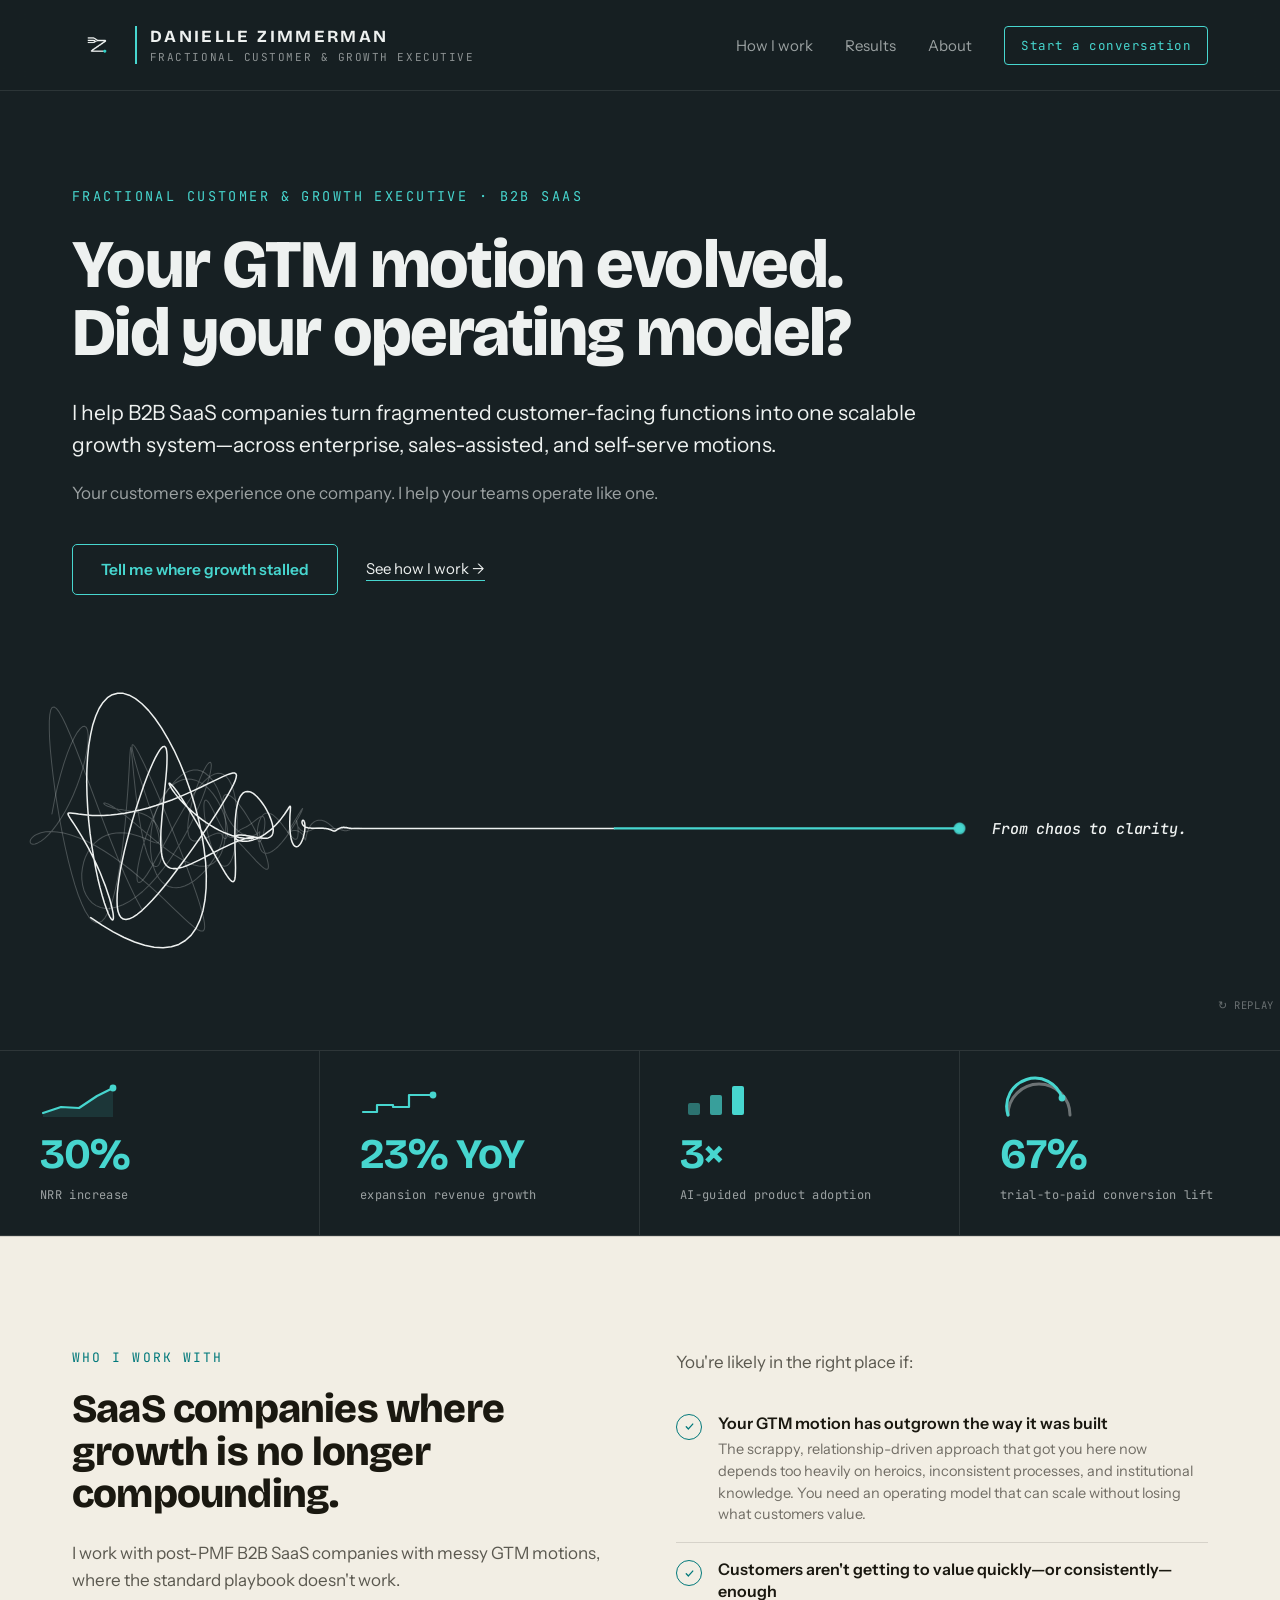
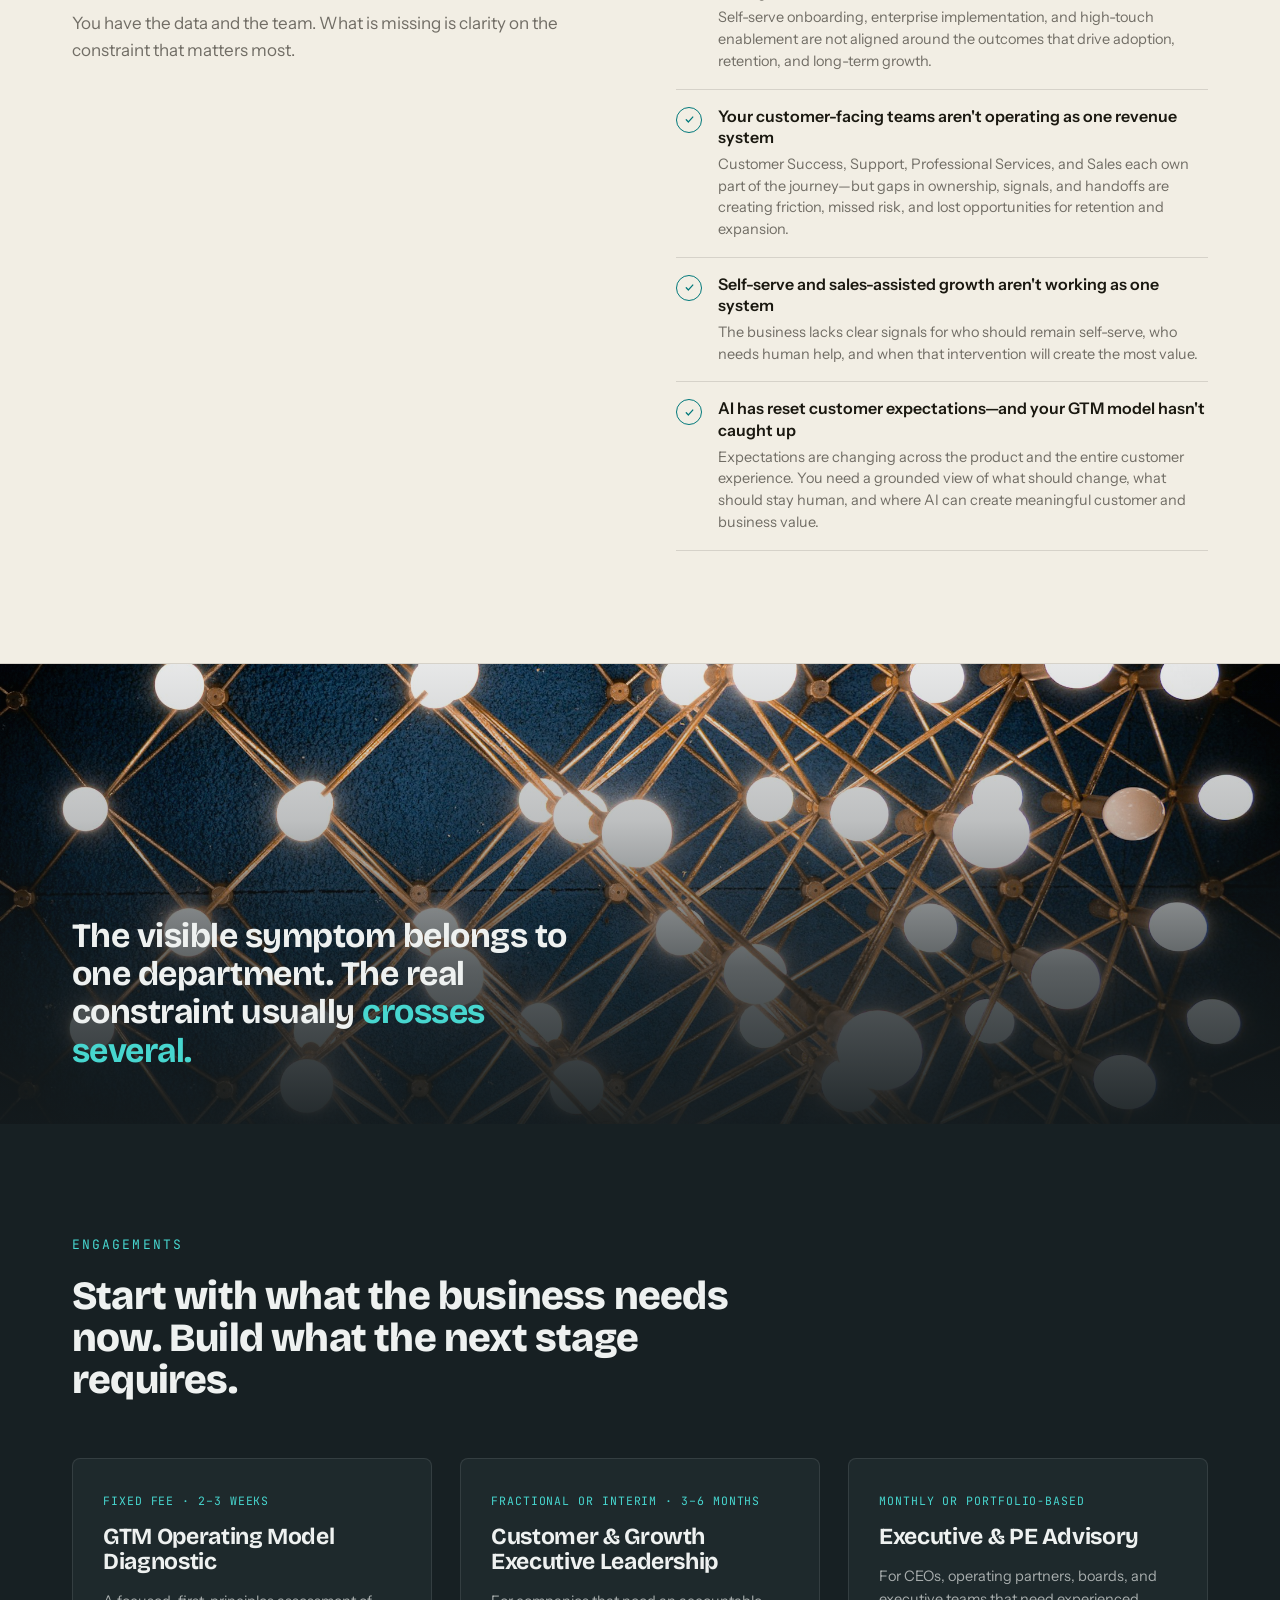
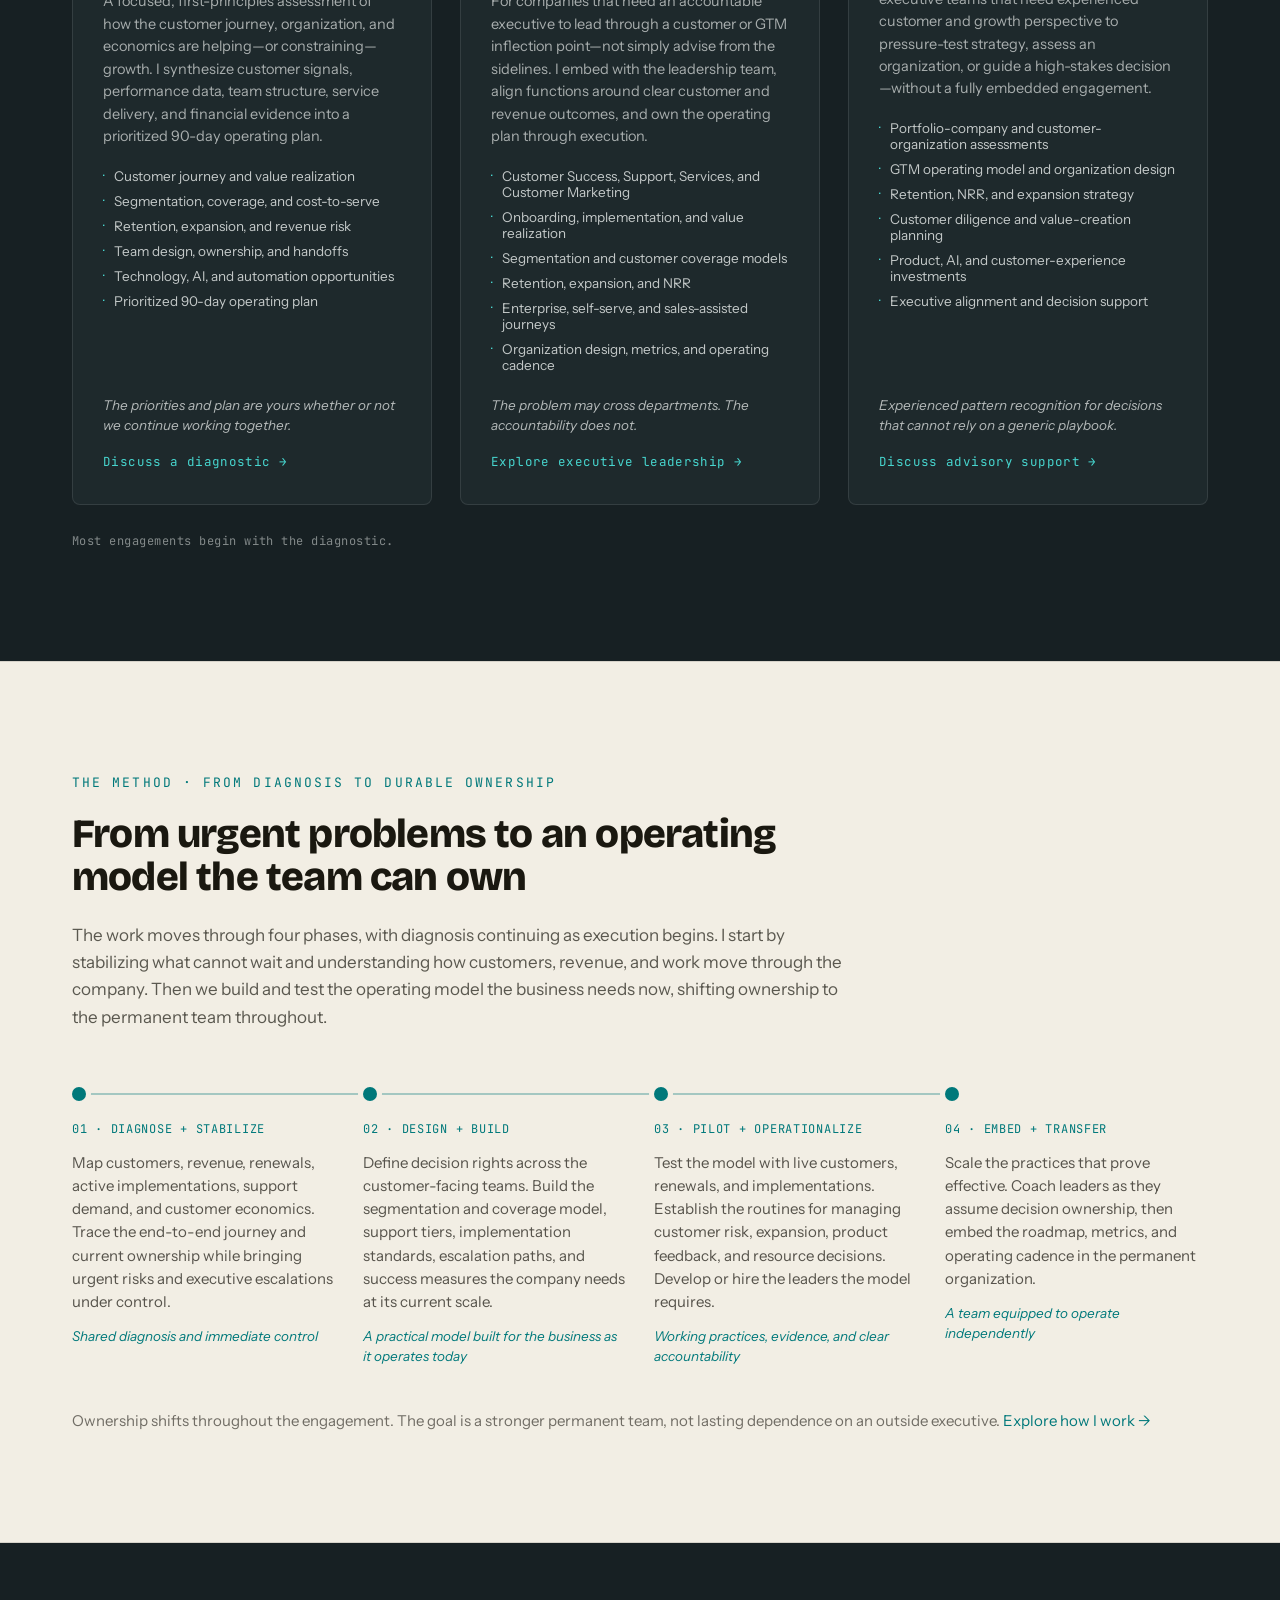
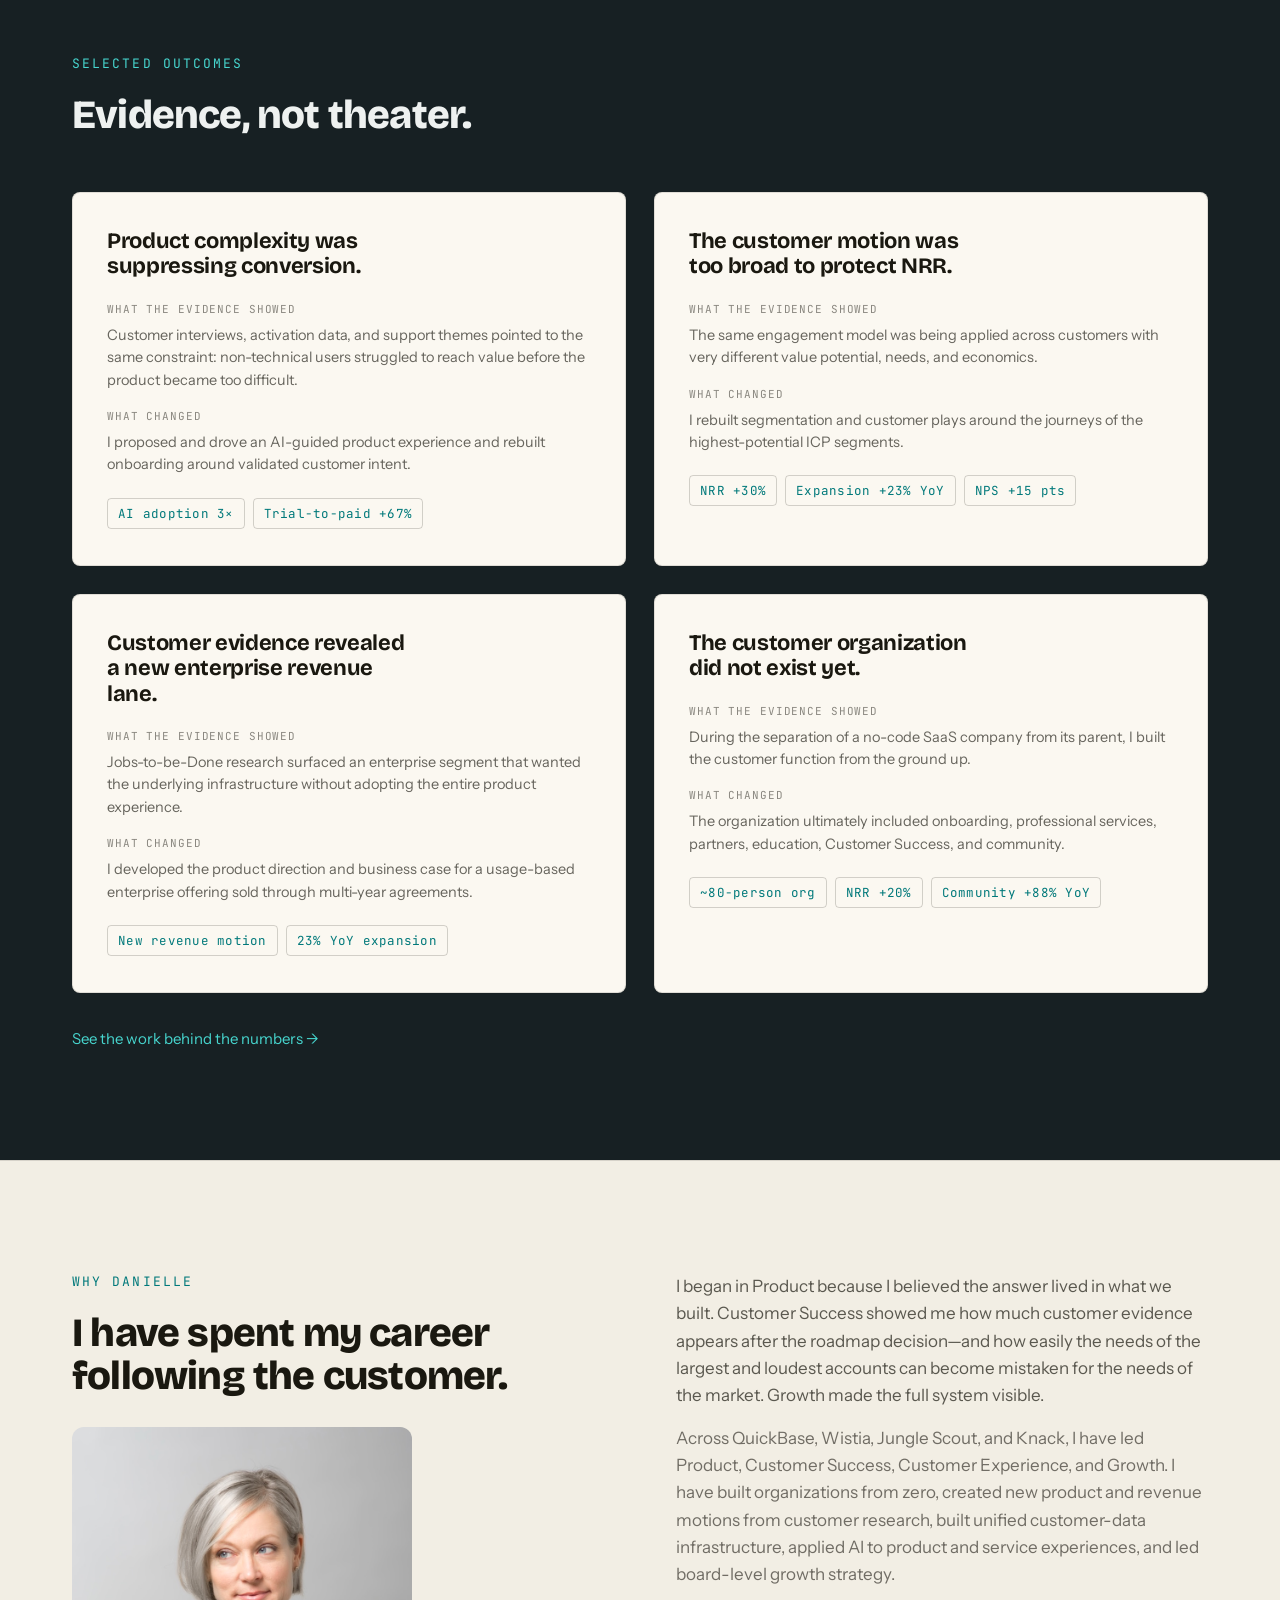
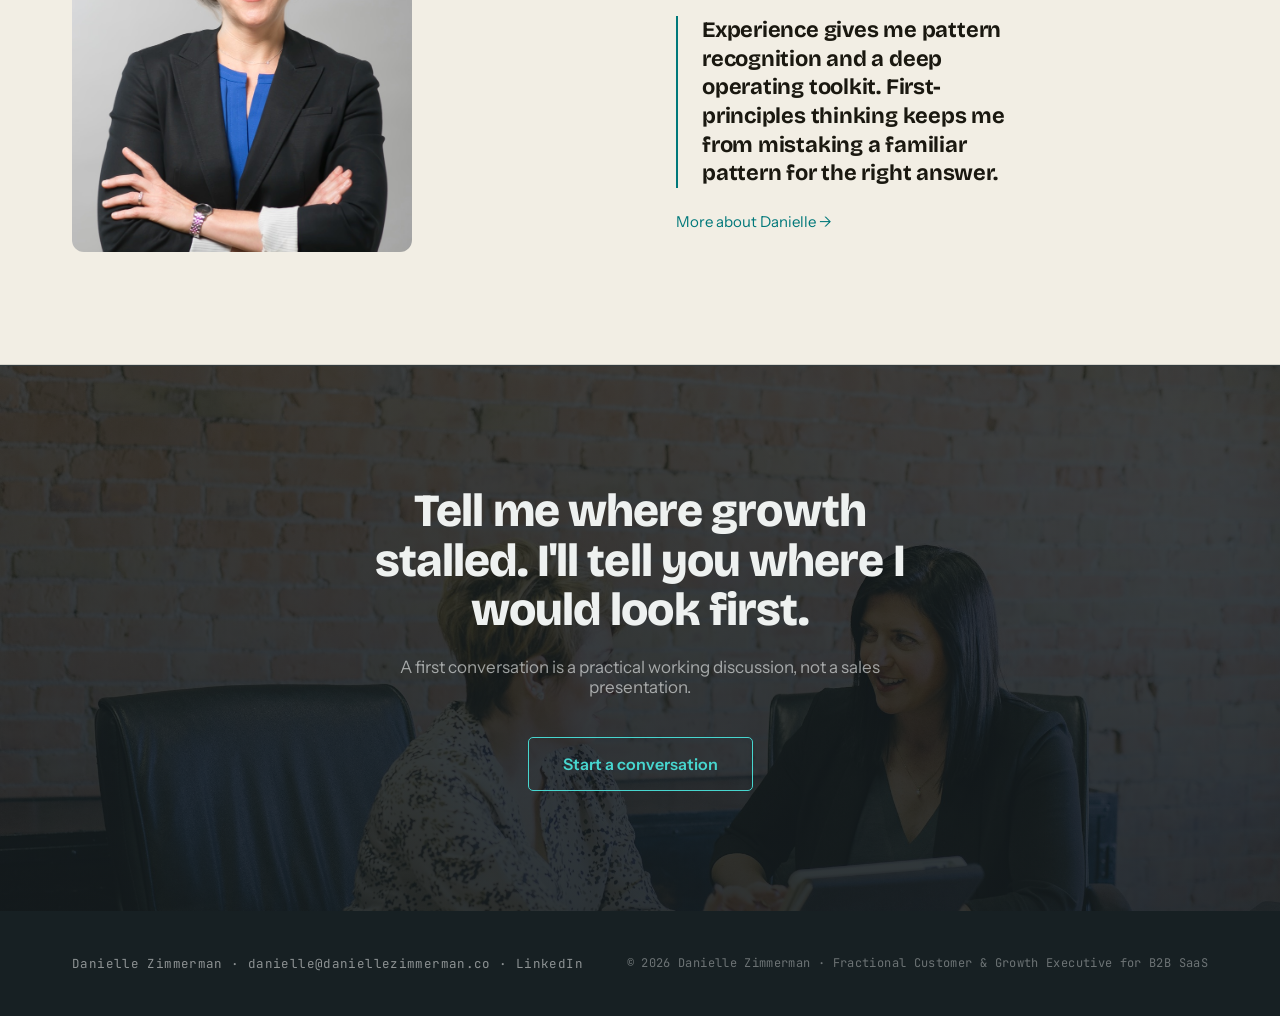
<file: index.html>
<!DOCTYPE html>
<html lang="en">
<head>
  <meta charset="UTF-8">
  <meta name="viewport" content="width=device-width, initial-scale=1">
  <title>Danielle Zimmerman | Fractional Customer &amp; Growth Executive for B2B SaaS</title>
  <meta name="description" content="Danielle Zimmerman helps B2B SaaS leadership teams diagnose where growth is breaking, align Product and GTM around the customer journey, and build the fix across conversion, retention, expansion, and AI.">
  <link rel="canonical" href="https://daniellezimmerman.co/">

  <meta property="og:type" content="website">
  <meta property="og:url" content="https://daniellezimmerman.co/">
  <meta property="og:title" content="Danielle Zimmerman | Fractional Customer &amp; Growth Executive for B2B SaaS">
  <meta property="og:description" content="I help B2B SaaS leadership teams find the real constraint behind stalled growth—and build the fix across the customer journey.">
  <meta name="twitter:card" content="summary_large_image">

  <link rel="icon" type="image/png" sizes="32x32" href="assets/img/favicon-32.png?v=2">
  <link rel="icon" type="image/png" sizes="16x16" href="assets/img/favicon-16.png?v=2">
  <link rel="apple-touch-icon" sizes="180x180" href="assets/img/apple-touch-icon.png?v=2">

  <link rel="preconnect" href="https://fonts.googleapis.com">
  <link rel="preconnect" href="https://fonts.gstatic.com" crossorigin>
  <link href="https://fonts.googleapis.com/css2?family=Bricolage+Grotesque:opsz,wght@12..96,400..800&family=Instrument+Sans:ital,wght@0,400;0,500;0,600;1,400&family=JetBrains+Mono:ital,wght@0,400;0,500;1,500&display=swap" rel="stylesheet">

  <link rel="stylesheet" href="assets/css/styles.css?v=18">
</head>
<body>
<a class="skip-link" href="#main">Skip to content</a>

<nav class="nav" aria-label="Primary">
  <a class="nav__brand" href="index.html" aria-label="Danielle Zimmerman, Fractional Customer &amp; Growth Executive for B2B SaaS, home">
    <img class="nav__mark" src="assets/brand/zimmerman-mark-light-nav.png" alt="" aria-hidden="true" width="40" height="34">
    <span class="nav__text">
      <span class="nav__name">DANIELLE ZIMMERMAN</span>
      <span class="nav__desc">FRACTIONAL CUSTOMER &amp; GROWTH EXECUTIVE</span>
    </span>
  </a>
  <ul class="nav__links">
    <li><a class="nav__link" href="how-i-work.html">How I work</a></li>
    <li><a class="nav__link" href="results.html">Results</a></li>
    <li><a class="nav__link" href="about.html">About</a></li>
    <li><a class="btn-ghost btn-ghost--nav" href="contact.html">Start a conversation</a></li>
  </ul>
</nav>

<main id="main">

  <!-- HERO -->
  <header class="section section--hero wrap hero">
    <p class="eyebrow eyebrow--hero">Fractional Customer &amp; Growth Executive · B2B SaaS</p>
    <h1 class="h1" style="max-width:26ch">Your GTM motion evolved.<br>Did your operating model?</h1>
    <p class="subhead">I help B2B SaaS companies turn fragmented customer-facing functions into one scalable growth system—across enterprise, sales-assisted, and self-serve motions.</p>
    <p class="hero__lead">Your customers experience one company. I help your teams operate like one.</p>
    <div class="hero__buttons">
      <a class="btn-ghost" href="contact.html">Tell me where growth stalled</a>
      <a class="link-underline" href="how-i-work.html">See how I work →</a>
    </div>
  </header>

  <!-- CLARITY GRAPHIC -->
  <section class="section--graphic wrap wrap--graphic" aria-label="From chaos to clarity">
    <div class="cg" id="cg">
      <svg class="cg__svg" viewBox="-90 0 1270 360" preserveAspectRatio="xMidYMid meet" role="img" aria-label="Tangled threads on the left resolve into a single clean line — from chaos to clarity">
        <path class="cg__faint" id="cg-f1" d=""></path>
        <path class="cg__faint" id="cg-f2" d=""></path>
        <path class="cg__main" id="cg-main" d=""></path>
        <path class="cg__resolved" d="M520 180 L858 180"></path>
        <circle class="cg__dot" cx="862" cy="180" r="5" fill="var(--accent)"></circle>
        <circle class="cg__ring" cx="862" cy="180" r="5" fill="none" stroke="var(--accent)" stroke-width="1.5"></circle>
      </svg>
      <div class="cg__label">
        <div class="cg__label-1">From chaos to clarity.</div>
      </div>
      <button class="cg__replay" id="cg-replay" type="button" aria-label="Replay the animation">↻ Replay</button>
    </div>
  </section>

  <!-- PROOF BAND -->
  <section class="wrap wrap--graphic section--proof" aria-label="Selected outcomes">
    <div class="proof">
      <div class="proof__cell">
        <span class="proof__viz" aria-hidden="true"><svg viewBox="0 0 78 34" fill="none"><path d="M3 30 L21 24 L39 25 L57 13 L73 5" stroke="var(--accent)" stroke-width="2.2" stroke-linecap="round" stroke-linejoin="round"/><path d="M3 30 L21 24 L39 25 L57 13 L73 5 L73 34 L3 34 Z" fill="var(--accent)" opacity="0.12"/><circle cx="73" cy="5" r="3.4" fill="var(--accent)"/></svg></span>
        <div class="proof__num">30%</div><div class="proof__label">NRR increase</div>
      </div>
      <div class="proof__cell">
        <span class="proof__viz" aria-hidden="true"><svg viewBox="0 0 78 34" fill="none"><path d="M3 29 H17 V22 H33 V24 H49 V12 H73" stroke="var(--accent)" stroke-width="2.2" stroke-linecap="round" stroke-linejoin="round"/><circle cx="73" cy="12" r="3.4" fill="var(--accent)"/></svg></span>
        <div class="proof__num">23% YoY</div><div class="proof__label">expansion revenue growth</div>
      </div>
      <div class="proof__cell">
        <span class="proof__viz" aria-hidden="true"><svg viewBox="0 0 78 34" fill="none"><rect x="8" y="20" width="12" height="12" rx="2" fill="var(--accent)" opacity="0.45"/><rect x="30" y="12" width="12" height="20" rx="2" fill="var(--accent)" opacity="0.7"/><rect x="52" y="3" width="12" height="29" rx="2" fill="var(--accent)"/></svg></span>
        <div class="proof__num">3×</div><div class="proof__label">AI-guided product adoption</div>
      </div>
      <div class="proof__cell">
        <span class="proof__viz" aria-hidden="true"><svg viewBox="0 0 78 34" fill="none"><path d="M8 32 A28 28 0 0 1 70 32" stroke="var(--ink-40)" stroke-width="3" stroke-linecap="round"/><path d="M8 32 A28 28 0 0 1 62 15" stroke="var(--accent)" stroke-width="3" stroke-linecap="round"/><circle cx="62" cy="15" r="3.4" fill="var(--accent)"/></svg></span>
        <div class="proof__num">67%</div><div class="proof__label">trial-to-paid conversion lift</div>
      </div>
    </div>
  </section>

  <!-- WHO I WORK WITH (light band) -->
  <section class="band band--light" aria-labelledby="who-h">
    <div class="section wrap">
    <div class="two-col">
      <div>
        <p class="eyebrow">Who I work with</p>
        <h2 class="h2" id="who-h">SaaS companies where growth is no longer compounding.</h2>
        <p class="body">I work with post-PMF B2B SaaS companies with messy GTM motions, where the standard playbook doesn't work.</p>
        <p class="body body--sec" style="margin:0">You have the data and the team. What is missing is clarity on the constraint that matters most.</p>
      </div>
      <div>
        <p class="body" style="margin:0 0 20px">You're likely in the right place if:</p>
        <div class="listrow listrow--check">
          <div class="listrow__item"><span class="listrow__marker" aria-hidden="true"><svg viewBox="0 0 24 24" fill="none"><path d="M6 12.5 10 16.5 18 7.5" stroke="currentColor" stroke-width="2.4" stroke-linecap="round" stroke-linejoin="round"/></svg></span><span class="listrow__text"><span class="listrow__title">Your GTM motion has outgrown the way it was built</span><span class="listrow__desc">The scrappy, relationship-driven approach that got you here now depends too heavily on heroics, inconsistent processes, and institutional knowledge. You need an operating model that can scale without losing what customers value.</span></span></div>
          <div class="listrow__item"><span class="listrow__marker" aria-hidden="true"><svg viewBox="0 0 24 24" fill="none"><path d="M6 12.5 10 16.5 18 7.5" stroke="currentColor" stroke-width="2.4" stroke-linecap="round" stroke-linejoin="round"/></svg></span><span class="listrow__text"><span class="listrow__title">Customers aren't getting to value quickly—or consistently—enough</span><span class="listrow__desc">Self-serve onboarding, enterprise implementation, and high-touch enablement are not aligned around the outcomes that drive adoption, retention, and long-term growth.</span></span></div>
          <div class="listrow__item"><span class="listrow__marker" aria-hidden="true"><svg viewBox="0 0 24 24" fill="none"><path d="M6 12.5 10 16.5 18 7.5" stroke="currentColor" stroke-width="2.4" stroke-linecap="round" stroke-linejoin="round"/></svg></span><span class="listrow__text"><span class="listrow__title">Your customer-facing teams aren't operating as one revenue system</span><span class="listrow__desc">Customer Success, Support, Professional Services, and Sales each own part of the journey—but gaps in ownership, signals, and handoffs are creating friction, missed risk, and lost opportunities for retention and expansion.</span></span></div>          <div class="listrow__item"><span class="listrow__marker" aria-hidden="true"><svg viewBox="0 0 24 24" fill="none"><path d="M6 12.5 10 16.5 18 7.5" stroke="currentColor" stroke-width="2.4" stroke-linecap="round" stroke-linejoin="round"/></svg></span><span class="listrow__text"><span class="listrow__title">Self-serve and sales-assisted growth aren't working as one system</span><span class="listrow__desc">The business lacks clear signals for who should remain self-serve, who needs human help, and when that intervention will create the most value.</span></span></div>
          <div class="listrow__item"><span class="listrow__marker" aria-hidden="true"><svg viewBox="0 0 24 24" fill="none"><path d="M6 12.5 10 16.5 18 7.5" stroke="currentColor" stroke-width="2.4" stroke-linecap="round" stroke-linejoin="round"/></svg></span><span class="listrow__text"><span class="listrow__title">AI has reset customer expectations—and your GTM model hasn't caught up</span><span class="listrow__desc">Expectations are changing across the product and the entire customer experience. You need a grounded view of what should change, what should stay human, and where AI can create meaningful customer and business value.</span></span></div>
        </div>
      </div>
    </div>
    </div>
  </section>

  <!-- STATEMENT BAND (photo) -->
  <section class="photoband" aria-label="The real constraint crosses several departments">
    <img src="assets/img/statement-network.jpg" alt="" aria-hidden="true">
    <div class="photoband__scrim"></div>
    <div class="wrap photoband__inner">
      <p class="photoband__q">The visible symptom belongs to one department. The real constraint usually <b>crosses several.</b></p>
    </div>
  </section>

  <!-- ENGAGEMENTS -->
  <section class="section wrap" aria-labelledby="eng-h">
    <p class="eyebrow">Engagements</p>
    <h2 class="h2" id="eng-h" style="max-width:26ch;margin-bottom:56px">Start with what the business needs now. Build what the next stage requires.</h2>
    <div class="cards-3">
      <article class="eng-card">
        <div class="eng-card__meta">Fixed fee · 2–3 weeks</div>
        <h3 class="h3">GTM Operating Model Diagnostic</h3>
        <p class="eng-card__body">A focused, first-principles assessment of how the customer journey, organization, and economics are helping—or constraining—growth. I synthesize customer signals, performance data, team structure, service delivery, and financial evidence into a prioritized 90-day operating plan.</p>
        <ul class="eng-card__items">
          <li class="eng-card__item"><span>Customer journey and value realization</span></li>
          <li class="eng-card__item"><span>Segmentation, coverage, and cost-to-serve</span></li>
          <li class="eng-card__item"><span>Retention, expansion, and revenue risk</span></li>
          <li class="eng-card__item"><span>Team design, ownership, and handoffs</span></li>
          <li class="eng-card__item"><span>Technology, AI, and automation opportunities</span></li>
          <li class="eng-card__item"><span>Prioritized 90-day operating plan</span></li>
        </ul>
        <p class="eng-card__emph">The priorities and plan are yours whether or not we continue working together.</p>
        <a class="eng-card__cta" href="contact.html">Discuss a diagnostic →</a>
      </article>
      <article class="eng-card">
        <div class="eng-card__meta">Fractional or interim · 3–6 months</div>
        <h3 class="h3">Customer &amp; Growth Executive Leadership</h3>
        <p class="eng-card__body">For companies that need an accountable executive to lead through a customer or GTM inflection point—not simply advise from the sidelines. I embed with the leadership team, align functions around clear customer and revenue outcomes, and own the operating plan through execution.</p>
        <ul class="eng-card__items">
          <li class="eng-card__item"><span>Customer Success, Support, Services, and Customer Marketing</span></li>
          <li class="eng-card__item"><span>Onboarding, implementation, and value realization</span></li>
          <li class="eng-card__item"><span>Segmentation and customer coverage models</span></li>
          <li class="eng-card__item"><span>Retention, expansion, and NRR</span></li>
          <li class="eng-card__item"><span>Enterprise, self-serve, and sales-assisted journeys</span></li>
          <li class="eng-card__item"><span>Organization design, metrics, and operating cadence</span></li>
        </ul>
        <p class="eng-card__emph">The problem may cross departments. The accountability does not.</p>
        <a class="eng-card__cta" href="how-i-work.html">Explore executive leadership →</a>
      </article>
      <article class="eng-card">
        <div class="eng-card__meta">Monthly or portfolio-based</div>
        <h3 class="h3">Executive &amp; PE Advisory</h3>
        <p class="eng-card__body">For CEOs, operating partners, boards, and executive teams that need experienced customer and growth perspective to pressure-test strategy, assess an organization, or guide a high-stakes decision—without a fully embedded engagement.</p>
        <ul class="eng-card__items">
          <li class="eng-card__item"><span>Portfolio-company and customer-organization assessments</span></li>
          <li class="eng-card__item"><span>GTM operating model and organization design</span></li>
          <li class="eng-card__item"><span>Retention, NRR, and expansion strategy</span></li>
          <li class="eng-card__item"><span>Customer diligence and value-creation planning</span></li>
          <li class="eng-card__item"><span>Product, AI, and customer-experience investments</span></li>
          <li class="eng-card__item"><span>Executive alignment and decision support</span></li>
        </ul>
        <p class="eng-card__emph">Experienced pattern recognition for decisions that cannot rely on a generic playbook.</p>
        <a class="eng-card__cta" href="contact.html">Discuss advisory support →</a>
      </article>
    </div>
    <p class="section-note">Most engagements begin with the diagnostic.</p>
  </section>

  <!-- THE METHOD (light band) -->
  <section class="band band--light" aria-labelledby="method-h">
    <div class="section wrap">
      <p class="eyebrow">The method · From diagnosis to durable ownership</p>
      <h2 class="h2" id="method-h" style="max-width:28ch">From urgent problems to an operating model the team can own</h2>
      <p class="method__intro">The work moves through four phases, with diagnosis continuing as execution begins. I start by stabilizing what cannot wait and understanding how customers, revenue, and work move through the company. Then we build and test the operating model the business needs now, shifting ownership to the permanent team throughout.</p>
      <div class="steps">
        <div class="step-card"><div class="step-card__label">01 · DIAGNOSE + STABILIZE</div><p class="step-card__body">Map customers, revenue, renewals, active implementations, support demand, and customer economics. Trace the end-to-end journey and current ownership while bringing urgent risks and executive escalations under control.</p><p class="step-card__note">Shared diagnosis and immediate control</p></div>
        <div class="step-card"><div class="step-card__label">02 · DESIGN + BUILD</div><p class="step-card__body">Define decision rights across the customer-facing teams. Build the segmentation and coverage model, support tiers, implementation standards, escalation paths, and success measures the company needs at its current scale.</p><p class="step-card__note">A practical model built for the business as it operates today</p></div>
        <div class="step-card"><div class="step-card__label">03 · PILOT + OPERATIONALIZE</div><p class="step-card__body">Test the model with live customers, renewals, and implementations. Establish the routines for managing customer risk, expansion, product feedback, and resource decisions. Develop or hire the leaders the model requires.</p><p class="step-card__note">Working practices, evidence, and clear accountability</p></div>
        <div class="step-card"><div class="step-card__label">04 · EMBED + TRANSFER</div><p class="step-card__body">Scale the practices that prove effective. Coach leaders as they assume decision ownership, then embed the roadmap, metrics, and operating cadence in the permanent organization.</p><p class="step-card__note">A team equipped to operate independently</p></div>
      </div>
      <p class="method__foot">Ownership shifts throughout the engagement. The goal is a stronger permanent team, not lasting dependence on an outside executive. <a href="how-i-work.html">Explore how I work →</a></p>
    </div>
  </section>

  <!-- SELECTED OUTCOMES -->
  <section aria-labelledby="cases-h">
    <div class="section wrap">
      <p class="eyebrow">Selected outcomes</p>
      <h2 class="h2" id="cases-h" style="margin-bottom:56px">Evidence, not theater.</h2>
      <div class="cases-2">
        <article class="case-card">
          <h3 class="case-card__title">Product complexity was suppressing conversion.</h3>
          <div class="case-card__label">What the evidence showed</div>
          <p class="case-card__body">Customer interviews, activation data, and support themes pointed to the same constraint: non-technical users struggled to reach value before the product became too difficult.</p>
          <div class="case-card__label">What changed</div>
          <p class="case-card__body">I proposed and drove an AI-guided product experience and rebuilt onboarding around validated customer intent.</p>
          <div class="case-card__chips"><span class="chip">AI adoption 3×</span><span class="chip">Trial-to-paid +67%</span></div>
        </article>
        <article class="case-card">
          <h3 class="case-card__title">The customer motion was too broad to protect NRR.</h3>
          <div class="case-card__label">What the evidence showed</div>
          <p class="case-card__body">The same engagement model was being applied across customers with very different value potential, needs, and economics.</p>
          <div class="case-card__label">What changed</div>
          <p class="case-card__body">I rebuilt segmentation and customer plays around the journeys of the highest-potential ICP segments.</p>
          <div class="case-card__chips"><span class="chip">NRR +30%</span><span class="chip">Expansion +23% YoY</span><span class="chip">NPS +15 pts</span></div>
        </article>
        <article class="case-card">
          <h3 class="case-card__title">Customer evidence revealed a new enterprise revenue lane.</h3>
          <div class="case-card__label">What the evidence showed</div>
          <p class="case-card__body">Jobs-to-be-Done research surfaced an enterprise segment that wanted the underlying infrastructure without adopting the entire product experience.</p>
          <div class="case-card__label">What changed</div>
          <p class="case-card__body">I developed the product direction and business case for a usage-based enterprise offering sold through multi-year agreements.</p>
          <div class="case-card__chips"><span class="chip">New revenue motion</span><span class="chip">23% YoY expansion</span></div>
        </article>
        <article class="case-card">
          <h3 class="case-card__title">The customer organization did not exist yet.</h3>
          <div class="case-card__label">What the evidence showed</div>
          <p class="case-card__body">During the separation of a no-code SaaS company from its parent, I built the customer function from the ground up.</p>
          <div class="case-card__label">What changed</div>
          <p class="case-card__body">The organization ultimately included onboarding, professional services, partners, education, Customer Success, and community.</p>
          <div class="case-card__chips"><span class="chip">~80-person org</span><span class="chip">NRR +20%</span><span class="chip">Community +88% YoY</span></div>
        </article>
      </div>
      <p class="results-link"><a href="results.html">See the work behind the numbers →</a></p>
    </div>
  </section>

  <!-- WHY DANIELLE (light band) -->
  <section class="band band--light" aria-labelledby="why-h">
    <div class="section wrap two-col">
      <div>
        <p class="eyebrow">Why Danielle</p>
        <h2 class="h2" id="why-h" style="margin:0">I have spent my career following the customer.</h2>
        <div class="why__portrait"><img src="assets/img/danielle-zimmerman.jpg" alt="Danielle Zimmerman" width="340" height="425"></div>
      </div>
      <div>
        <p class="body">I began in Product because I believed the answer lived in what we built. Customer Success showed me how much customer evidence appears after the roadmap decision—and how easily the needs of the largest and loudest accounts can become mistaken for the needs of the market. Growth made the full system visible.</p>
        <p class="body body--sec" style="margin-bottom:28px">Across QuickBase, Wistia, Jungle Scout, and Knack, I have led Product, Customer Success, Customer Experience, and Growth. I have built organizations from zero, created new product and revenue motions from customer research, built unified customer-data infrastructure, applied AI to product and service experiences, and led board-level growth strategy.</p>
        <blockquote class="statement statement--sm" style="margin-bottom:24px">Experience gives me pattern recognition and a deep operating toolkit. First-principles thinking keeps me from mistaking a familiar pattern for the right answer.</blockquote>
        <p style="font-size:15px;margin:0"><a href="about.html">More about Danielle →</a></p>
      </div>
    </div>
  </section>

  <!-- CLOSING CTA -->
  <section class="band band--surface cta-photo" aria-labelledby="closing-h">
    <img src="assets/img/advisory-conversation.jpg" alt="" aria-hidden="true">
    <div class="cta-photo__scrim"></div>
    <div class="section--closing wrap">
      <h2 class="h2 h2--cta" id="closing-h">Tell me where growth stalled. I'll tell you where I would look first.</h2>
      <p class="closing__support">A first conversation is a practical working discussion, not a sales presentation.</p>
      <a class="btn-ghost btn-ghost--cta" href="contact.html">Start a conversation</a>
    </div>
  </section>

</main>

<footer>
  <div class="footer">
    <span class="footer__left">Danielle Zimmerman · <a href="mailto:danielle@daniellezimmerman.co">danielle@daniellezimmerman.co</a> · <a href="https://www.linkedin.com/in/dani-zimmerman" target="_blank" rel="noopener">LinkedIn</a></span>
    <span class="footer__right">© 2026 Danielle Zimmerman · Fractional Customer &amp; Growth Executive for B2B SaaS</span>
  </div>
</footer>

<script src="assets/js/clarity.js" defer></script>
</body>
</html>
</file>
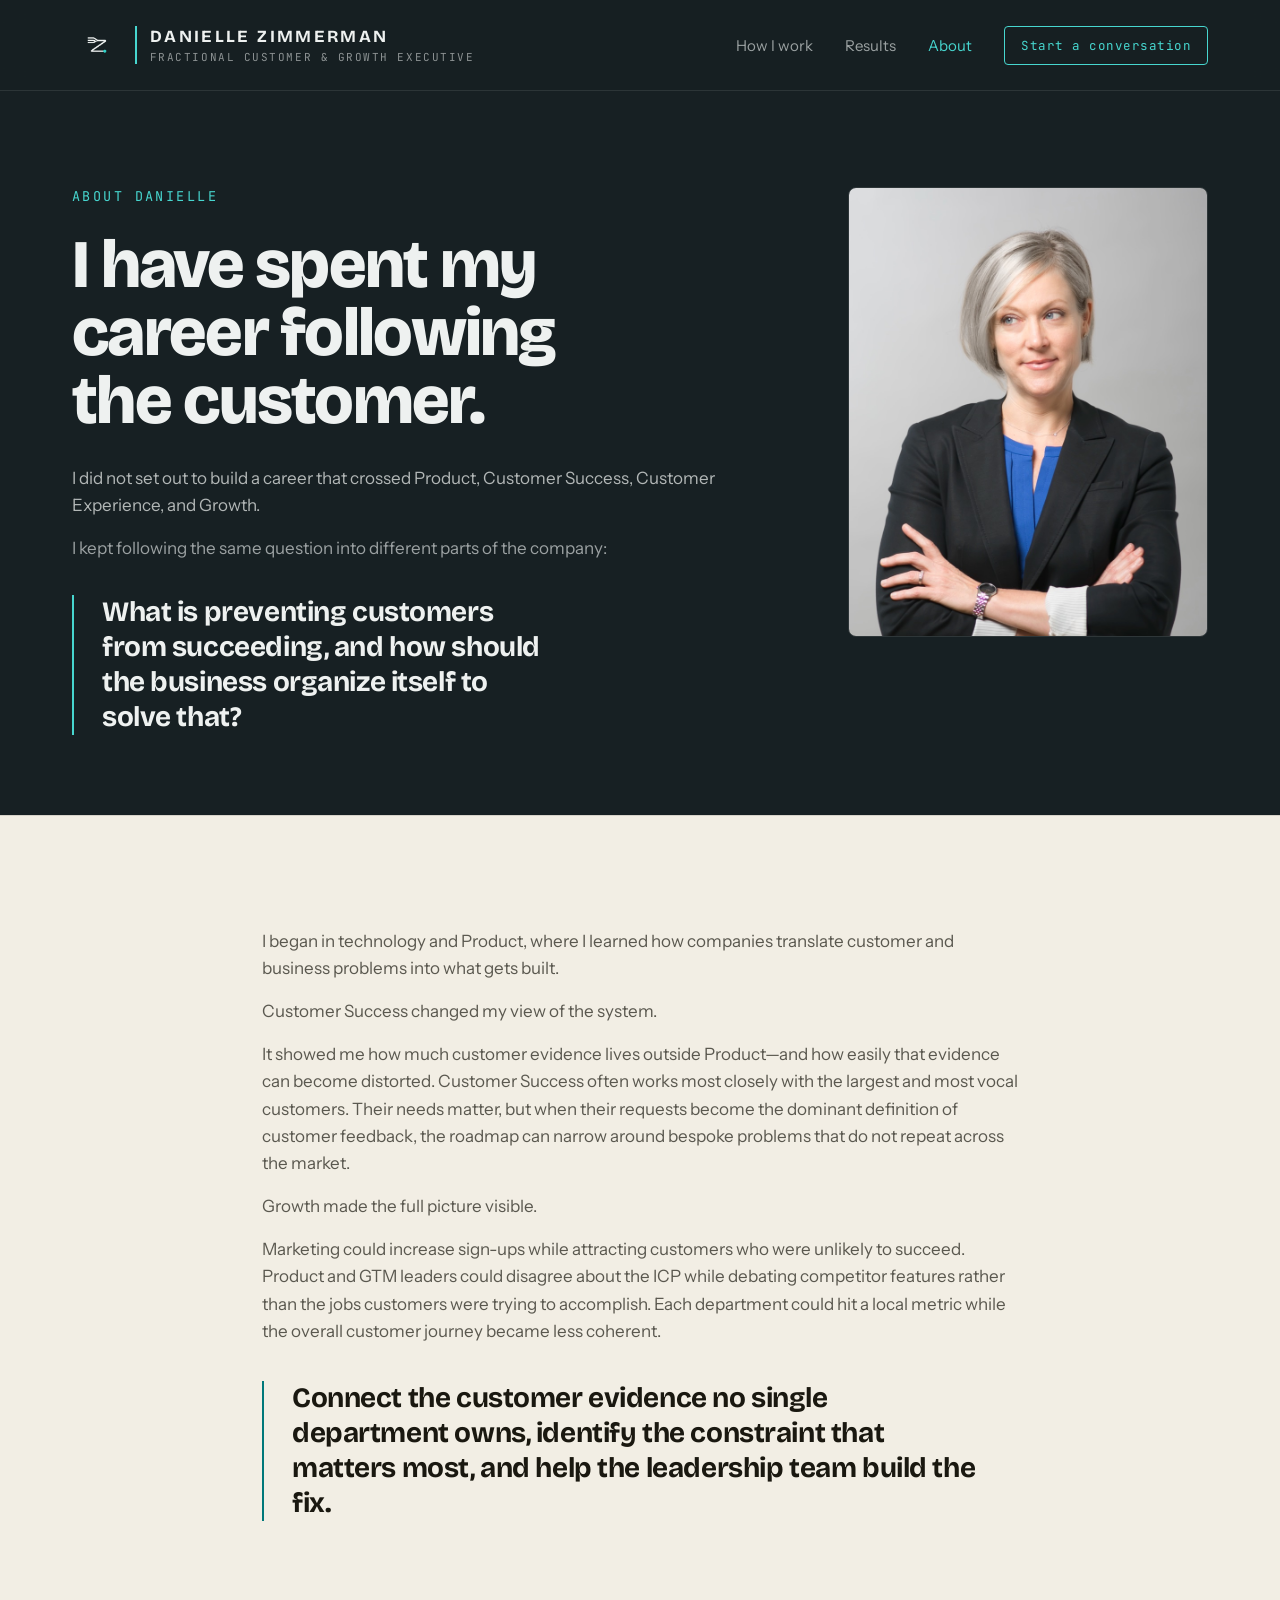
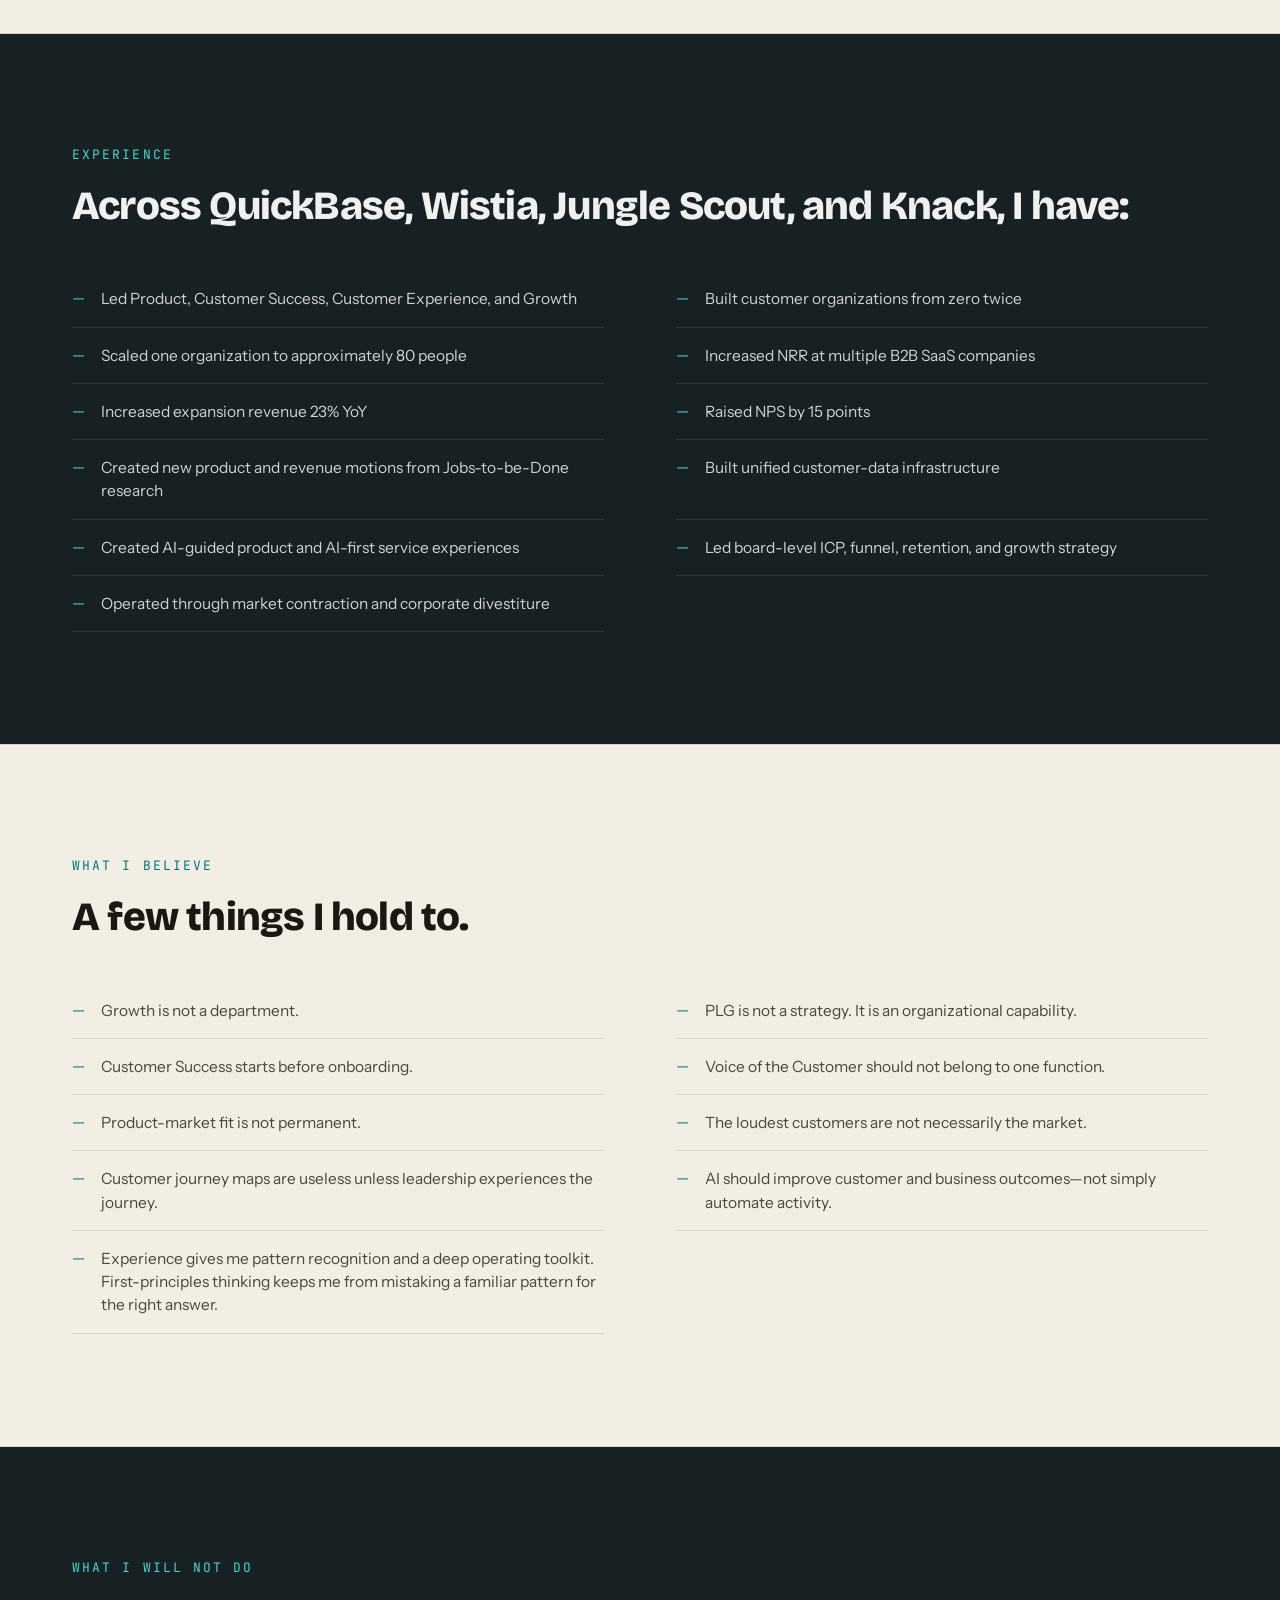
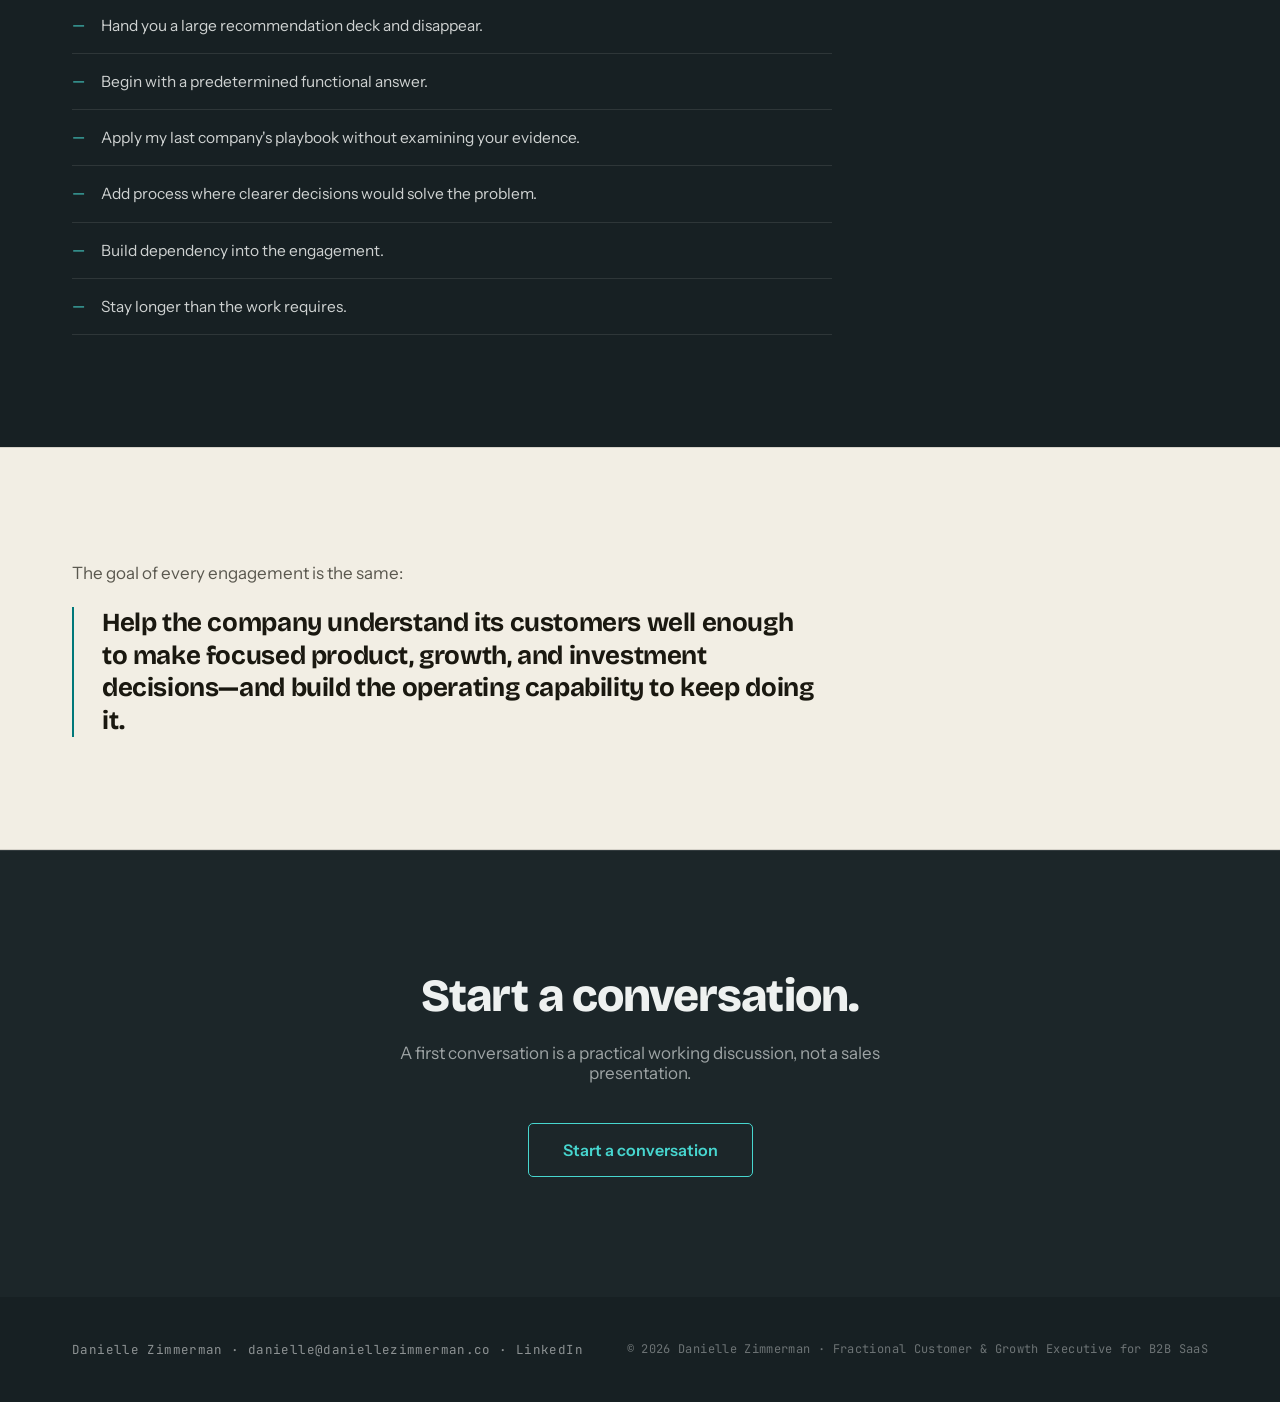
<file: about.html>
<!DOCTYPE html>
<html lang="en">
<head>
  <meta charset="UTF-8">
  <meta name="viewport" content="width=device-width, initial-scale=1">
  <title>About Danielle Zimmerman | Product-Led Growth Executive</title>
  <meta name="description" content="Meet Danielle Zimmerman, a cross-functional B2B SaaS growth executive with leadership experience across Product, Customer Success, Customer Experience, PLG, and AI.">
  <link rel="canonical" href="https://daniellezimmerman.co/about.html">
  <meta property="og:type" content="profile">
  <meta property="og:url" content="https://daniellezimmerman.co/about.html">
  <meta property="og:title" content="About Danielle Zimmerman | Product-Led Growth Executive">
  <meta property="og:description" content="I have spent my career following the customer—across Product, Customer Success, Customer Experience, and Growth in B2B SaaS.">
  <meta name="twitter:card" content="summary_large_image">
  <link rel="icon" type="image/png" sizes="32x32" href="assets/img/favicon-32.png?v=2">
  <link rel="icon" type="image/png" sizes="16x16" href="assets/img/favicon-16.png?v=2">
  <link rel="apple-touch-icon" sizes="180x180" href="assets/img/apple-touch-icon.png?v=2">
  <link rel="preconnect" href="https://fonts.googleapis.com">
  <link rel="preconnect" href="https://fonts.gstatic.com" crossorigin>
  <link href="https://fonts.googleapis.com/css2?family=Bricolage+Grotesque:opsz,wght@12..96,400..800&family=Instrument+Sans:ital,wght@0,400;0,500;0,600;1,400&family=JetBrains+Mono:ital,wght@0,400;0,500;1,500&display=swap" rel="stylesheet">
  <link rel="stylesheet" href="assets/css/styles.css?v=18">
  <script type="application/ld+json">
  {
    "@context": "https://schema.org",
    "@type": "Person",
    "name": "Danielle Zimmerman",
    "jobTitle": "Fractional Customer & Growth Executive",
    "url": "https://daniellezimmerman.co/about.html",
    "email": "mailto:danielle@daniellezimmerman.co",
    "sameAs": ["https://www.linkedin.com/in/dani-zimmerman"],
    "alumniOf": ["QuickBase", "Wistia", "Jungle Scout", "Knack"]
  }
  </script>
</head>
<body>
<a class="skip-link" href="#main">Skip to content</a>

<nav class="nav" aria-label="Primary">
  <a class="nav__brand" href="index.html" aria-label="Danielle Zimmerman, Fractional Customer &amp; Growth Executive for B2B SaaS, home">
    <img class="nav__mark" src="assets/brand/zimmerman-mark-light-nav.png" alt="" aria-hidden="true" width="40" height="34">
    <span class="nav__text">
      <span class="nav__name">DANIELLE ZIMMERMAN</span>
      <span class="nav__desc">FRACTIONAL CUSTOMER &amp; GROWTH EXECUTIVE</span>
    </span>
  </a>
  <ul class="nav__links">
    <li><a class="nav__link" href="how-i-work.html">How I work</a></li>
    <li><a class="nav__link" href="results.html">Results</a></li>
    <li><a class="nav__link" href="about.html" aria-current="page">About</a></li>
    <li><a class="btn-ghost btn-ghost--nav" href="contact.html">Start a conversation</a></li>
  </ul>
</nav>

<main id="main">

  <!-- HERO -->
  <header class="section--hero wrap" style="padding-bottom:80px" aria-labelledby="page-title">
    <div class="about-hero">
      <div>
        <p class="eyebrow eyebrow--hero">About Danielle</p>
        <h1 class="h1" id="page-title" style="max-width:16ch">I have spent my career following the customer.</h1>
        <div style="max-width:62ch">
          <p class="body">I did not set out to build a career that crossed Product, Customer Success, Customer Experience, and Growth.</p>
          <p class="body body--sec" style="margin-bottom:32px">I kept following the same question into different parts of the company:</p>
        </div>
        <blockquote class="statement">What is preventing customers from succeeding, and how should the business organize itself to solve that?</blockquote>
      </div>
      <img class="about-portrait" src="assets/img/danielle-zimmerman.jpg?v=4" width="799" height="1200" alt="Danielle Zimmerman" loading="eager">
    </div>
  </header>

  <!-- NARRATIVE (light band) -->
  <section class="band band--light" aria-label="Narrative">
    <div class="section wrap" style="max-width:900px">
      <p class="body">I began in technology and Product, where I learned how companies translate customer and business problems into what gets built.</p>
      <p class="body">Customer Success changed my view of the system.</p>
      <p class="body">It showed me how much customer evidence lives outside Product—and how easily that evidence can become distorted. Customer Success often works most closely with the largest and most vocal customers. Their needs matter, but when their requests become the dominant definition of customer feedback, the roadmap can narrow around bespoke problems that do not repeat across the market.</p>
      <p class="body">Growth made the full picture visible.</p>
      <p class="body" style="margin-bottom:36px">Marketing could increase sign-ups while attracting customers who were unlikely to succeed. Product and GTM leaders could disagree about the ICP while debating competitor features rather than the jobs customers were trying to accomplish. Each department could hit a local metric while the overall customer journey became less coherent.</p>
      <blockquote class="statement" style="max-width:40ch">Connect the customer evidence no single department owns, identify the constraint that matters most, and help the leadership team build the fix.</blockquote>
    </div>
  </section>

  <!-- EXPERIENCE -->
  <section class="section wrap" aria-labelledby="exp-h">
    <p class="eyebrow">Experience</p>
    <h2 class="h2" id="exp-h" style="margin-bottom:44px">Across QuickBase, Wistia, Jungle Scout, and Knack, I have:</h2>
    <div class="list-2col listrow">
      <div class="listrow__item"><span class="listrow__marker">—</span><span class="listrow__text">Led Product, Customer Success, Customer Experience, and Growth</span></div>
      <div class="listrow__item"><span class="listrow__marker">—</span><span class="listrow__text">Built customer organizations from zero twice</span></div>
      <div class="listrow__item"><span class="listrow__marker">—</span><span class="listrow__text">Scaled one organization to approximately 80 people</span></div>
      <div class="listrow__item"><span class="listrow__marker">—</span><span class="listrow__text">Increased NRR at multiple B2B SaaS companies</span></div>
      <div class="listrow__item"><span class="listrow__marker">—</span><span class="listrow__text">Increased expansion revenue 23% YoY</span></div>
      <div class="listrow__item"><span class="listrow__marker">—</span><span class="listrow__text">Raised NPS by 15 points</span></div>
      <div class="listrow__item"><span class="listrow__marker">—</span><span class="listrow__text">Created new product and revenue motions from Jobs-to-be-Done research</span></div>
      <div class="listrow__item"><span class="listrow__marker">—</span><span class="listrow__text">Built unified customer-data infrastructure</span></div>
      <div class="listrow__item"><span class="listrow__marker">—</span><span class="listrow__text">Created AI-guided product and AI-first service experiences</span></div>
      <div class="listrow__item"><span class="listrow__marker">—</span><span class="listrow__text">Led board-level ICP, funnel, retention, and growth strategy</span></div>
      <div class="listrow__item"><span class="listrow__marker">—</span><span class="listrow__text">Operated through market contraction and corporate divestiture</span></div>
    </div>
  </section>

  <!-- WHAT I BELIEVE (light band) -->
  <section class="band band--light" aria-labelledby="believe-h">
    <div class="section wrap">
      <p class="eyebrow">What I believe</p>
      <h2 class="h2" id="believe-h" style="margin-bottom:44px">A few things I hold to.</h2>
      <div class="list-2col listrow">
        <div class="listrow__item"><span class="listrow__marker">—</span><span class="listrow__text">Growth is not a department.</span></div>
        <div class="listrow__item"><span class="listrow__marker">—</span><span class="listrow__text">PLG is not a strategy. It is an organizational capability.</span></div>
        <div class="listrow__item"><span class="listrow__marker">—</span><span class="listrow__text">Customer Success starts before onboarding.</span></div>
        <div class="listrow__item"><span class="listrow__marker">—</span><span class="listrow__text">Voice of the Customer should not belong to one function.</span></div>
        <div class="listrow__item"><span class="listrow__marker">—</span><span class="listrow__text">Product-market fit is not permanent.</span></div>
        <div class="listrow__item"><span class="listrow__marker">—</span><span class="listrow__text">The loudest customers are not necessarily the market.</span></div>
        <div class="listrow__item"><span class="listrow__marker">—</span><span class="listrow__text">Customer journey maps are useless unless leadership experiences the journey.</span></div>
        <div class="listrow__item"><span class="listrow__marker">—</span><span class="listrow__text">AI should improve customer and business outcomes—not simply automate activity.</span></div>
        <div class="listrow__item"><span class="listrow__marker">—</span><span class="listrow__text">Experience gives me pattern recognition and a deep operating toolkit. First-principles thinking keeps me from mistaking a familiar pattern for the right answer.</span></div>
      </div>
    </div>
  </section>

  <!-- WHAT I WILL NOT DO -->
  <section class="section wrap" aria-labelledby="wont-h">
    <p class="eyebrow">What I will not do</p>
    <div class="listrow" style="max-width:760px">
      <div class="listrow__item"><span class="listrow__marker">—</span><span class="listrow__text">Hand you a large recommendation deck and disappear.</span></div>
      <div class="listrow__item"><span class="listrow__marker">—</span><span class="listrow__text">Begin with a predetermined functional answer.</span></div>
      <div class="listrow__item"><span class="listrow__marker">—</span><span class="listrow__text">Apply my last company's playbook without examining your evidence.</span></div>
      <div class="listrow__item"><span class="listrow__marker">—</span><span class="listrow__text">Add process where clearer decisions would solve the problem.</span></div>
      <div class="listrow__item"><span class="listrow__marker">—</span><span class="listrow__text">Build dependency into the engagement.</span></div>
      <div class="listrow__item"><span class="listrow__marker">—</span><span class="listrow__text">Stay longer than the work requires.</span></div>
    </div>
  </section>

  <!-- CLOSING STATEMENT (light band) -->
  <section class="band band--light" aria-label="Closing">
    <div class="section wrap">
      <p class="body" style="margin-bottom:20px">The goal of every engagement is the same:</p>
      <blockquote class="statement" style="max-width:44ch;font-size:26px">Help the company understand its customers well enough to make focused product, growth, and investment decisions—and build the operating capability to keep doing it.</blockquote>
    </div>
  </section>

  <!-- CLOSING CTA -->
  <section class="band band--surface" aria-labelledby="cta-h">
    <div class="section--closing wrap">
      <h2 class="h2 h2--cta" id="cta-h" style="max-width:none">Start a conversation.</h2>
      <p class="closing__support">A first conversation is a practical working discussion, not a sales presentation.</p>
      <a class="btn-ghost btn-ghost--cta" href="contact.html">Start a conversation</a>
    </div>
  </section>

</main>

<footer>
  <div class="footer">
    <span class="footer__left">Danielle Zimmerman · <a href="mailto:danielle@daniellezimmerman.co">danielle@daniellezimmerman.co</a> · <a href="https://www.linkedin.com/in/dani-zimmerman" target="_blank" rel="noopener">LinkedIn</a></span>
    <span class="footer__right">© 2026 Danielle Zimmerman · Fractional Customer &amp; Growth Executive for B2B SaaS</span>
  </div>
</footer>

</body>
</html>
</file>
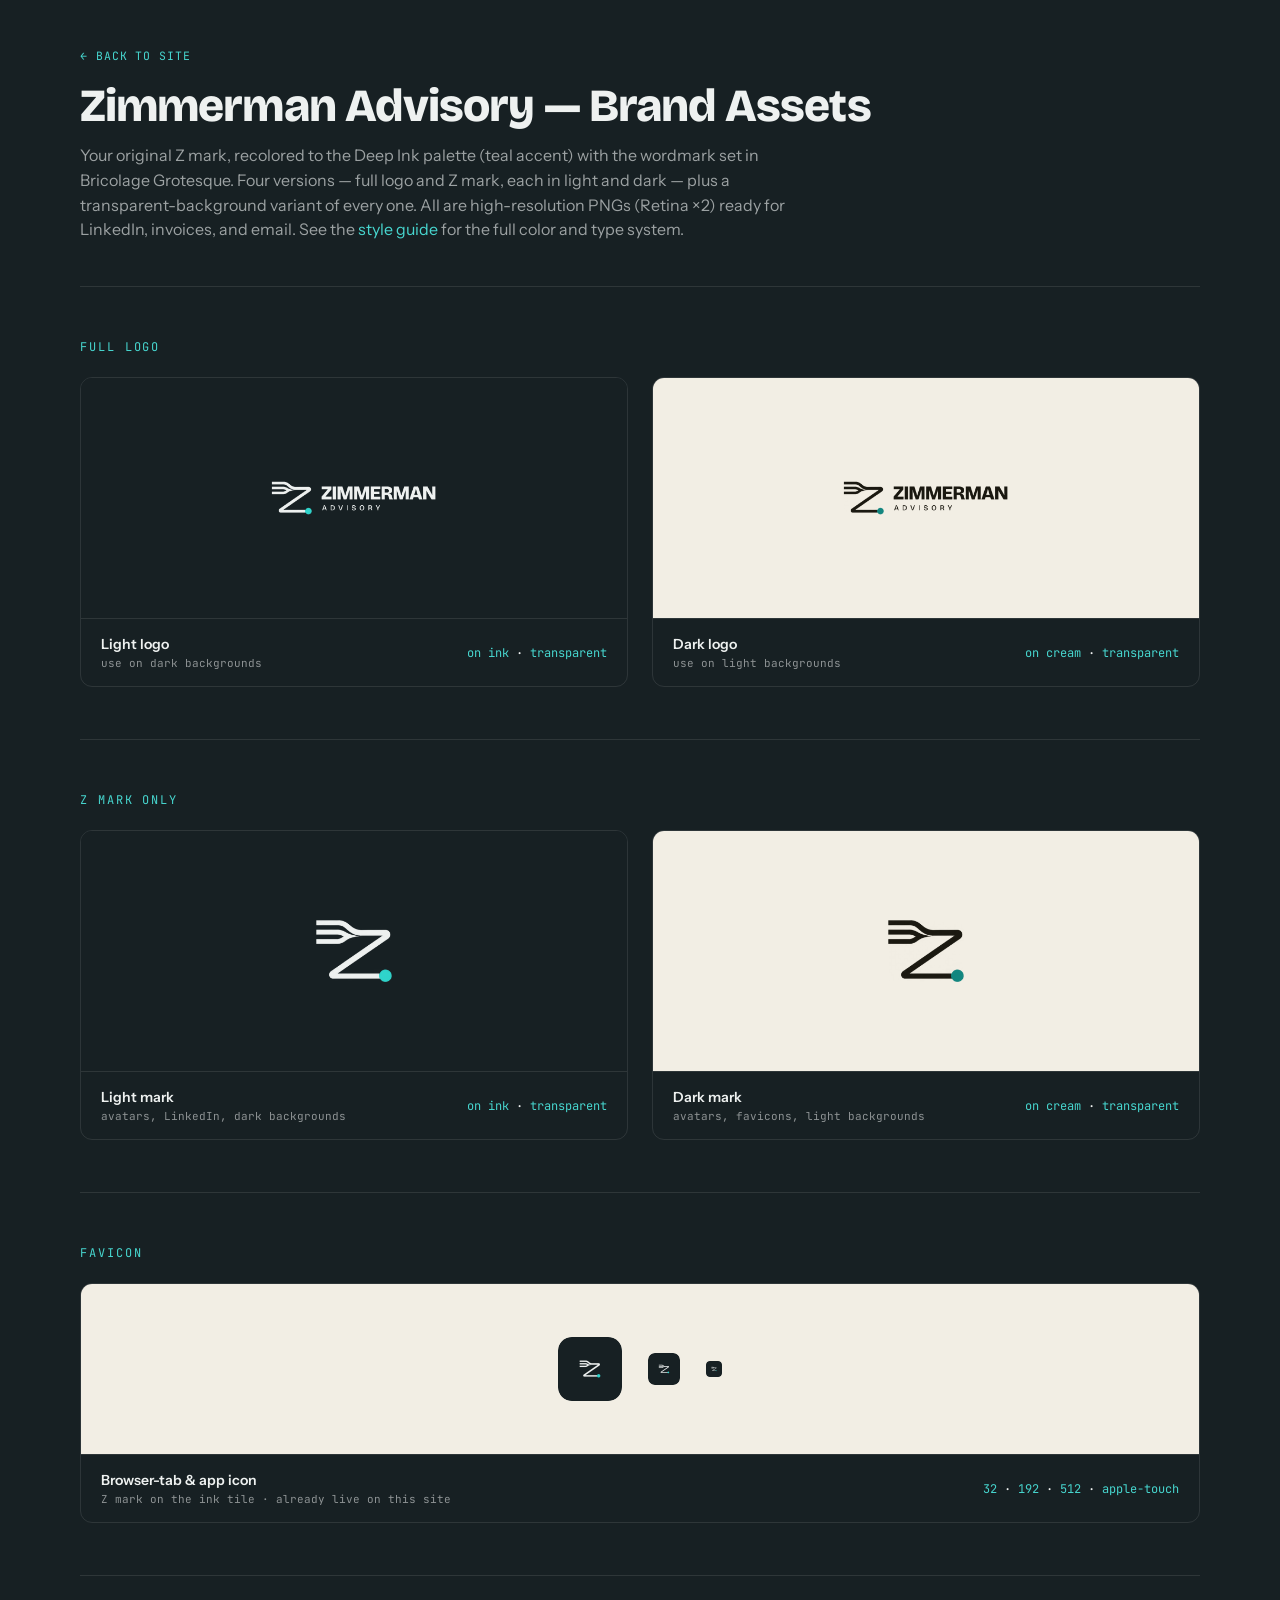
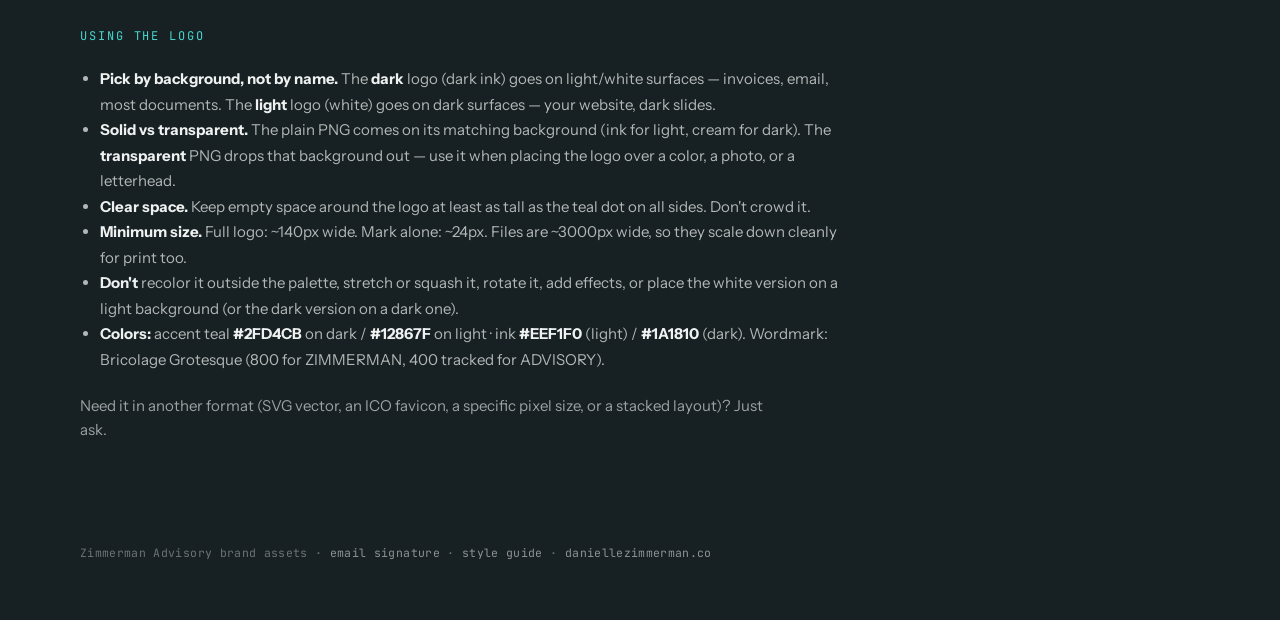
<file: brand.html>
<!DOCTYPE html>
<html lang="en">
<head>
  <meta charset="UTF-8">
  <meta name="viewport" content="width=device-width, initial-scale=1">
  <title>Brand Assets · Zimmerman Advisory</title>
  <meta name="description" content="Zimmerman Advisory logo assets — light and dark versions of the full logo and the Z mark, with transparent variants.">
  <meta name="robots" content="noindex, nofollow">
  <link rel="icon" type="image/png" sizes="32x32" href="assets/img/favicon-32.png?v=2">
  <link rel="icon" type="image/png" sizes="16x16" href="assets/img/favicon-16.png?v=2">
  <link rel="apple-touch-icon" sizes="180x180" href="assets/img/apple-touch-icon.png?v=2">
  <link rel="preconnect" href="https://fonts.googleapis.com">
  <link rel="preconnect" href="https://fonts.gstatic.com" crossorigin>
  <link href="https://fonts.googleapis.com/css2?family=Bricolage+Grotesque:opsz,wght@12..96,400..800&family=Instrument+Sans:ital,wght@0,400;0,500;0,600&family=JetBrains+Mono:wght@400;500&display=swap" rel="stylesheet">
  <link rel="stylesheet" href="assets/css/styles.css?v=18">
  <style>
    .bp-wrap { max-width: 1120px; margin: 0 auto; padding-inline: 40px; }
    .bp-head { padding: 44px 0 4px; border-bottom: 1px solid var(--hairline); }
    .bp-back { font-family: var(--font-mono); font-size: 11.5px; letter-spacing: 0.08em; text-transform: uppercase; color: var(--accent); }
    .bp-title { font-family: var(--font-display); font-weight: 800; font-size: 46px; letter-spacing: -0.02em; margin: 14px 0 10px; }
    .bp-sub { color: var(--ink-62); font-size: 16px; line-height: 1.55; max-width: 68ch; margin: 0 0 40px; }
    .bp-section { padding: 52px 0; border-bottom: 1px solid var(--hairline); }
    .bp-section:last-of-type { border-bottom: none; }
    .bp-eyebrow { font-family: var(--font-mono); font-size: 12px; letter-spacing: 0.16em; text-transform: uppercase; color: var(--accent); margin: 0 0 22px; }
    .bp-grid { display: grid; grid-template-columns: 1fr 1fr; gap: 24px; }
    .bp-card { border: 1px solid var(--hairline); border-radius: 12px; overflow: hidden; }
    .bp-stage { display: flex; align-items: center; justify-content: center; min-height: 240px; padding: 30px 28px; }
    .bp-stage--dark { background: var(--bg); }
    .bp-stage--cream { background: var(--bg-light); }
    .bp-stage img.full { width: 88%; max-width: 460px; height: auto; }
    .bp-stage img.mark { width: 200px; height: auto; }
    .bp-meta { padding: 16px 20px; display: flex; align-items: center; justify-content: space-between; gap: 12px; border-top: 1px solid var(--hairline); }
    .bp-name { font-size: 14px; color: var(--ink); font-weight: 600; }
    .bp-name span { display: block; font-family: var(--font-mono); font-size: 11px; color: var(--ink-55); font-weight: 400; margin-top: 3px; }
    .bp-dl { font-family: var(--font-mono); font-size: 12px; white-space: nowrap; text-align: right; }
    .bp-dl a { color: var(--accent); }
    .bp-note { color: var(--ink-62); font-size: 15px; line-height: 1.6; max-width: 70ch; }
    .bp-list { color: var(--ink-72); font-size: 15px; line-height: 1.7; max-width: 76ch; padding-left: 20px; }
    .bp-list b { color: var(--ink); }
    @media (max-width: 720px){ .bp-grid { grid-template-columns: 1fr; } .bp-wrap { padding-inline: 24px; } }
  </style>
</head>
<body>

  <header class="bp-head bp-wrap">
    <a class="bp-back" href="index.html">← Back to site</a>
    <h1 class="bp-title">Zimmerman Advisory — Brand Assets</h1>
    <p class="bp-sub">Your original Z mark, recolored to the Deep Ink palette (teal accent) with the wordmark set in Bricolage Grotesque. Four versions — full logo and Z mark, each in light and dark — plus a transparent-background variant of every one. All are high-resolution PNGs (Retina ×2) ready for LinkedIn, invoices, and email. See the <a href="styleguide.html" style="color:var(--accent)">style guide</a> for the full color and type system.</p>
  </header>

  <!-- FULL LOGO -->
  <section class="bp-section bp-wrap">
    <p class="bp-eyebrow">Full logo</p>
    <div class="bp-grid">
      <div class="bp-card">
        <div class="bp-stage bp-stage--dark">
          <img class="full" src="assets/brand/zimmerman-logo-light-transparent.png" alt="Zimmerman Advisory light logo">
        </div>
        <div class="bp-meta"><div class="bp-name">Light logo<span>use on dark backgrounds</span></div>
          <div class="bp-dl"><a href="assets/brand/zimmerman-logo-light.png" download>on ink</a> · <a href="assets/brand/zimmerman-logo-light-transparent.png" download>transparent</a></div></div>
      </div>
      <div class="bp-card">
        <div class="bp-stage bp-stage--cream">
          <img class="full" src="assets/brand/zimmerman-logo-dark-transparent.png" alt="Zimmerman Advisory dark logo">
        </div>
        <div class="bp-meta"><div class="bp-name">Dark logo<span>use on light backgrounds</span></div>
          <div class="bp-dl"><a href="assets/brand/zimmerman-logo-dark.png" download>on cream</a> · <a href="assets/brand/zimmerman-logo-dark-transparent.png" download>transparent</a></div></div>
      </div>
    </div>
  </section>

  <!-- MARK -->
  <section class="bp-section bp-wrap">
    <p class="bp-eyebrow">Z mark only</p>
    <div class="bp-grid">
      <div class="bp-card">
        <div class="bp-stage bp-stage--dark">
          <img class="mark" src="assets/brand/zimmerman-mark-light-transparent.png" alt="Zimmerman Advisory light Z mark">
        </div>
        <div class="bp-meta"><div class="bp-name">Light mark<span>avatars, LinkedIn, dark backgrounds</span></div>
          <div class="bp-dl"><a href="assets/brand/zimmerman-mark-light.png" download>on ink</a> · <a href="assets/brand/zimmerman-mark-light-transparent.png" download>transparent</a></div></div>
      </div>
      <div class="bp-card">
        <div class="bp-stage bp-stage--cream">
          <img class="mark" src="assets/brand/zimmerman-mark-dark-transparent.png" alt="Zimmerman Advisory dark Z mark">
        </div>
        <div class="bp-meta"><div class="bp-name">Dark mark<span>avatars, favicons, light backgrounds</span></div>
          <div class="bp-dl"><a href="assets/brand/zimmerman-mark-dark.png" download>on cream</a> · <a href="assets/brand/zimmerman-mark-dark-transparent.png" download>transparent</a></div></div>
      </div>
    </div>
  </section>

  <!-- FAVICON -->
  <section class="bp-section bp-wrap">
    <p class="bp-eyebrow">Favicon</p>
    <div class="bp-grid" style="grid-template-columns:1fr;">
      <div class="bp-card">
        <div class="bp-stage bp-stage--cream" style="gap:26px;min-height:170px;">
          <img src="assets/img/favicon-512.png" alt="Favicon 64" style="width:64px;height:64px;border-radius:14px;">
          <img src="assets/img/favicon-512.png" alt="Favicon 32" style="width:32px;height:32px;border-radius:7px;">
          <img src="assets/img/favicon-512.png" alt="Favicon 16" style="width:16px;height:16px;border-radius:4px;">
        </div>
        <div class="bp-meta"><div class="bp-name">Browser-tab &amp; app icon<span>Z mark on the ink tile · already live on this site</span></div>
          <div class="bp-dl"><a href="assets/img/favicon-32.png" download>32</a> · <a href="assets/img/favicon-192.png" download>192</a> · <a href="assets/img/favicon-512.png" download>512</a> · <a href="assets/img/apple-touch-icon.png" download>apple-touch</a></div></div>
      </div>
    </div>
  </section>

  <!-- USAGE -->
  <section class="bp-section bp-wrap">
    <p class="bp-eyebrow">Using the logo</p>
    <ul class="bp-list">
      <li><b>Pick by background, not by name.</b> The <b>dark</b> logo (dark ink) goes on light/white surfaces — invoices, email, most documents. The <b>light</b> logo (white) goes on dark surfaces — your website, dark slides.</li>
      <li><b>Solid vs transparent.</b> The plain PNG comes on its matching background (ink for light, cream for dark). The <b>transparent</b> PNG drops that background out — use it when placing the logo over a color, a photo, or a letterhead.</li>
      <li><b>Clear space.</b> Keep empty space around the logo at least as tall as the teal dot on all sides. Don't crowd it.</li>
      <li><b>Minimum size.</b> Full logo: ~140px wide. Mark alone: ~24px. Files are ~3000px wide, so they scale down cleanly for print too.</li>
      <li><b>Don't</b> recolor it outside the palette, stretch or squash it, rotate it, add effects, or place the white version on a light background (or the dark version on a dark one).</li>
      <li><b>Colors:</b> accent teal <b>#2FD4CB</b> on dark / <b>#12867F</b> on light · ink <b>#EEF1F0</b> (light) / <b>#1A1810</b> (dark). Wordmark: Bricolage Grotesque (800 for ZIMMERMAN, 400 tracked for ADVISORY).</li>
    </ul>
    <p class="bp-note" style="margin-top:22px">Need it in another format (SVG vector, an ICO favicon, a specific pixel size, or a stacked layout)? Just ask.</p>
  </section>

  <footer class="bp-wrap" style="padding:36px 0 60px;color:var(--ink-40);font-family:var(--font-mono);font-size:11.5px;letter-spacing:0.03em">
    Zimmerman Advisory brand assets · <a href="email-signature.html" style="color:var(--ink-55)">email signature</a> · <a href="styleguide.html" style="color:var(--ink-55)">style guide</a> · <a href="index.html" style="color:var(--ink-55)">daniellezimmerman.co</a>
  </footer>

</body>
</html>
</file>
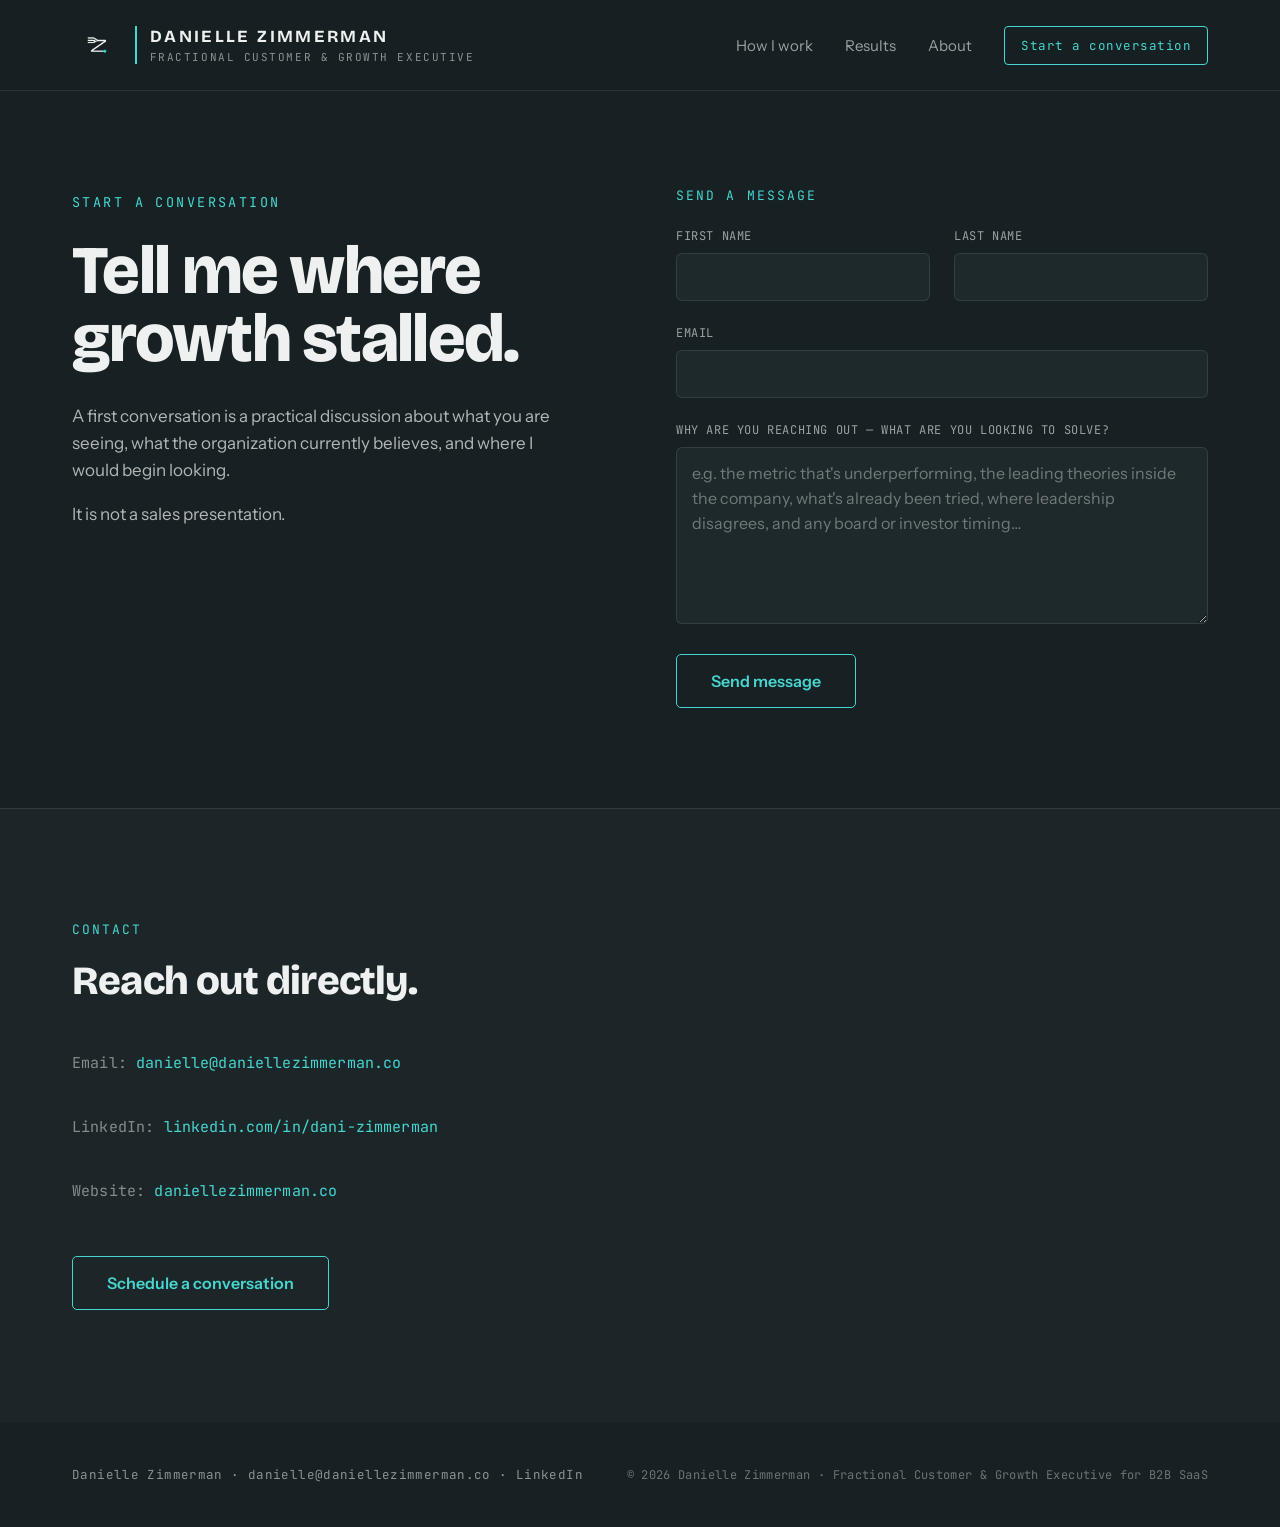
<file: contact.html>
<!DOCTYPE html>
<html lang="en">
<head>
  <meta charset="UTF-8">
  <meta name="viewport" content="width=device-width, initial-scale=1">
  <title>Start a Conversation | Danielle Zimmerman</title>
  <meta name="description" content="Talk with Danielle Zimmerman about a B2B SaaS growth constraint spanning Product, GTM, Customer Success, data, or AI.">
  <link rel="canonical" href="https://daniellezimmerman.co/contact.html">
  <meta property="og:type" content="website">
  <meta property="og:url" content="https://daniellezimmerman.co/contact.html">
  <meta property="og:title" content="Start a Conversation | Danielle Zimmerman">
  <meta property="og:description" content="A first conversation is a practical discussion about what you are seeing and where I would begin looking. It is not a sales presentation.">
  <meta name="twitter:card" content="summary_large_image">
  <link rel="icon" type="image/png" sizes="32x32" href="assets/img/favicon-32.png?v=2">
  <link rel="icon" type="image/png" sizes="16x16" href="assets/img/favicon-16.png?v=2">
  <link rel="apple-touch-icon" sizes="180x180" href="assets/img/apple-touch-icon.png?v=2">
  <link rel="preconnect" href="https://fonts.googleapis.com">
  <link rel="preconnect" href="https://fonts.gstatic.com" crossorigin>
  <link href="https://fonts.googleapis.com/css2?family=Bricolage+Grotesque:opsz,wght@12..96,400..800&family=Instrument+Sans:ital,wght@0,400;0,500;0,600;1,400&family=JetBrains+Mono:ital,wght@0,400;0,500;1,500&display=swap" rel="stylesheet">
  <link rel="stylesheet" href="assets/css/styles.css?v=18">
</head>
<body>
<a class="skip-link" href="#main">Skip to content</a>

<nav class="nav" aria-label="Primary">
  <a class="nav__brand" href="index.html" aria-label="Danielle Zimmerman, Fractional Customer &amp; Growth Executive for B2B SaaS, home">
    <img class="nav__mark" src="assets/brand/zimmerman-mark-light-nav.png" alt="" aria-hidden="true" width="40" height="34">
    <span class="nav__text">
      <span class="nav__name">DANIELLE ZIMMERMAN</span>
      <span class="nav__desc">FRACTIONAL CUSTOMER &amp; GROWTH EXECUTIVE</span>
    </span>
  </a>
  <ul class="nav__links">
    <li><a class="nav__link" href="how-i-work.html">How I work</a></li>
    <li><a class="nav__link" href="results.html">Results</a></li>
    <li><a class="nav__link" href="about.html">About</a></li>
    <li><a class="btn-ghost btn-ghost--nav" href="contact.html" aria-current="page">Start a conversation</a></li>
  </ul>
</nav>

<main id="main">

  <!-- HERO + CONTACT FORM -->
  <header class="section--hero wrap" style="padding-bottom:100px" aria-labelledby="page-title">
    <div class="contact-hero">
      <div class="contact-hero__intro">
        <p class="eyebrow eyebrow--hero">Start a conversation</p>
        <h1 class="h1" id="page-title" style="max-width:14ch">Tell me where growth stalled.</h1>
        <div style="max-width:46ch">
          <p class="body">A first conversation is a practical discussion about what you are seeing, what the organization currently believes, and where I would begin looking.</p>
          <p class="body" style="margin:0">It is not a sales presentation.</p>
        </div>
      </div>
      <div class="contact-hero__form">
        <p class="eyebrow" style="margin-bottom:24px">Send a message</p>
        <form class="cform" id="contact-form" action="https://formspree.io/f/xbdnzjqd" method="POST">
          <div class="cform__row">
            <div class="cform__field">
              <label class="cform__label" for="first_name">First name</label>
              <input class="cform__input" id="first_name" name="First name" type="text" autocomplete="given-name" required>
            </div>
            <div class="cform__field">
              <label class="cform__label" for="last_name">Last name</label>
              <input class="cform__input" id="last_name" name="Last name" type="text" autocomplete="family-name" required>
            </div>
          </div>
          <div class="cform__field">
            <label class="cform__label" for="email">Email</label>
            <input class="cform__input" id="email" name="email" type="email" autocomplete="email" required>
          </div>
          <div class="cform__field">
            <label class="cform__label" for="message">Why are you reaching out — what are you looking to solve?</label>
            <textarea class="cform__input cform__textarea" id="message" name="What they're looking to solve" rows="6" required placeholder="e.g. the metric that's underperforming, the leading theories inside the company, what's already been tried, where leadership disagrees, and any board or investor timing…"></textarea>
          </div>

          <!-- Formspree settings: email subject + no-JS redirect fallback to the thank-you page -->
          <input type="hidden" name="_subject" value="New inquiry from daniellezimmerman.co">
          <input type="hidden" name="_next" value="https://daniellezimmerman.co/thank-you.html">
          <!-- Honeypot: real people leave this empty; bots fill it and get blocked -->
          <input type="text" name="_gotcha" style="display:none" tabindex="-1" autocomplete="off" aria-hidden="true">

          <p class="cform__error" id="cform-error" role="alert" hidden>Sorry — something went wrong sending your message. Please email <a href="mailto:danielle@daniellezimmerman.co">danielle@daniellezimmerman.co</a> directly.</p>
          <button class="btn-ghost btn-ghost--cta cform__submit" type="submit">Send message</button>
        </form>
      </div>
    </div>
  </header>

  <!-- CONTACT DETAILS -->
  <section class="band band--surface" aria-labelledby="contact-h">
    <div class="section wrap">
      <p class="eyebrow">Contact</p>
      <h2 class="h2" id="contact-h" style="margin-bottom:36px">Reach out directly.</h2>
      <div class="contact-details">
        <p class="contact-row"><span>Email:</span> <a href="mailto:danielle@daniellezimmerman.co">danielle@daniellezimmerman.co</a></p>
        <p class="contact-row"><span>LinkedIn:</span> <a href="https://www.linkedin.com/in/dani-zimmerman" target="_blank" rel="noopener">linkedin.com/in/dani-zimmerman</a></p>
        <p class="contact-row"><span>Website:</span> <a href="https://daniellezimmerman.co">daniellezimmerman.co</a></p>
      </div>
      <!-- SCHEDULING LINK PLACEHOLDER: no scheduling URL is wired into the repository.
           Replace the href below with the live scheduling URL (e.g. Calendly/SavvyCal) when
           available. Until then the button uses the working email path — no broken or
           visible-TODO link on the live site. -->
      <a class="btn-ghost btn-ghost--cta" href="mailto:danielle@daniellezimmerman.co?subject=Growth%20conversation">Schedule a conversation</a>
    </div>
  </section>

</main>

<footer>
  <div class="footer">
    <span class="footer__left">Danielle Zimmerman · <a href="mailto:danielle@daniellezimmerman.co">danielle@daniellezimmerman.co</a> · <a href="https://www.linkedin.com/in/dani-zimmerman" target="_blank" rel="noopener">LinkedIn</a></span>
    <span class="footer__right">© 2026 Danielle Zimmerman · Fractional Customer &amp; Growth Executive for B2B SaaS</span>
  </div>
</footer>

<script>
  // Submit the contact form to Formspree without leaving the site, then send
  // the visitor to our own thank-you page. Falls back to a plain POST if JS
  // is unavailable (Formspree's _next field handles the redirect in that case).
  (function () {
    var form = document.getElementById('contact-form');
    if (!form) return;
    var btn = form.querySelector('.cform__submit');
    var err = document.getElementById('cform-error');
    form.addEventListener('submit', function (e) {
      e.preventDefault();
      err.hidden = true;
      var label = btn.textContent;
      btn.disabled = true;
      btn.textContent = 'Sending…';
      fetch(form.action, {
        method: 'POST',
        body: new FormData(form),
        headers: { 'Accept': 'application/json' }
      }).then(function (res) {
        if (res.ok) {
          window.location.href = 'thank-you.html';
        } else {
          throw new Error('Formspree returned ' + res.status);
        }
      }).catch(function () {
        btn.disabled = false;
        btn.textContent = label;
        err.hidden = false;
      });
    });
  })();
</script>

</body>
</html>
</file>
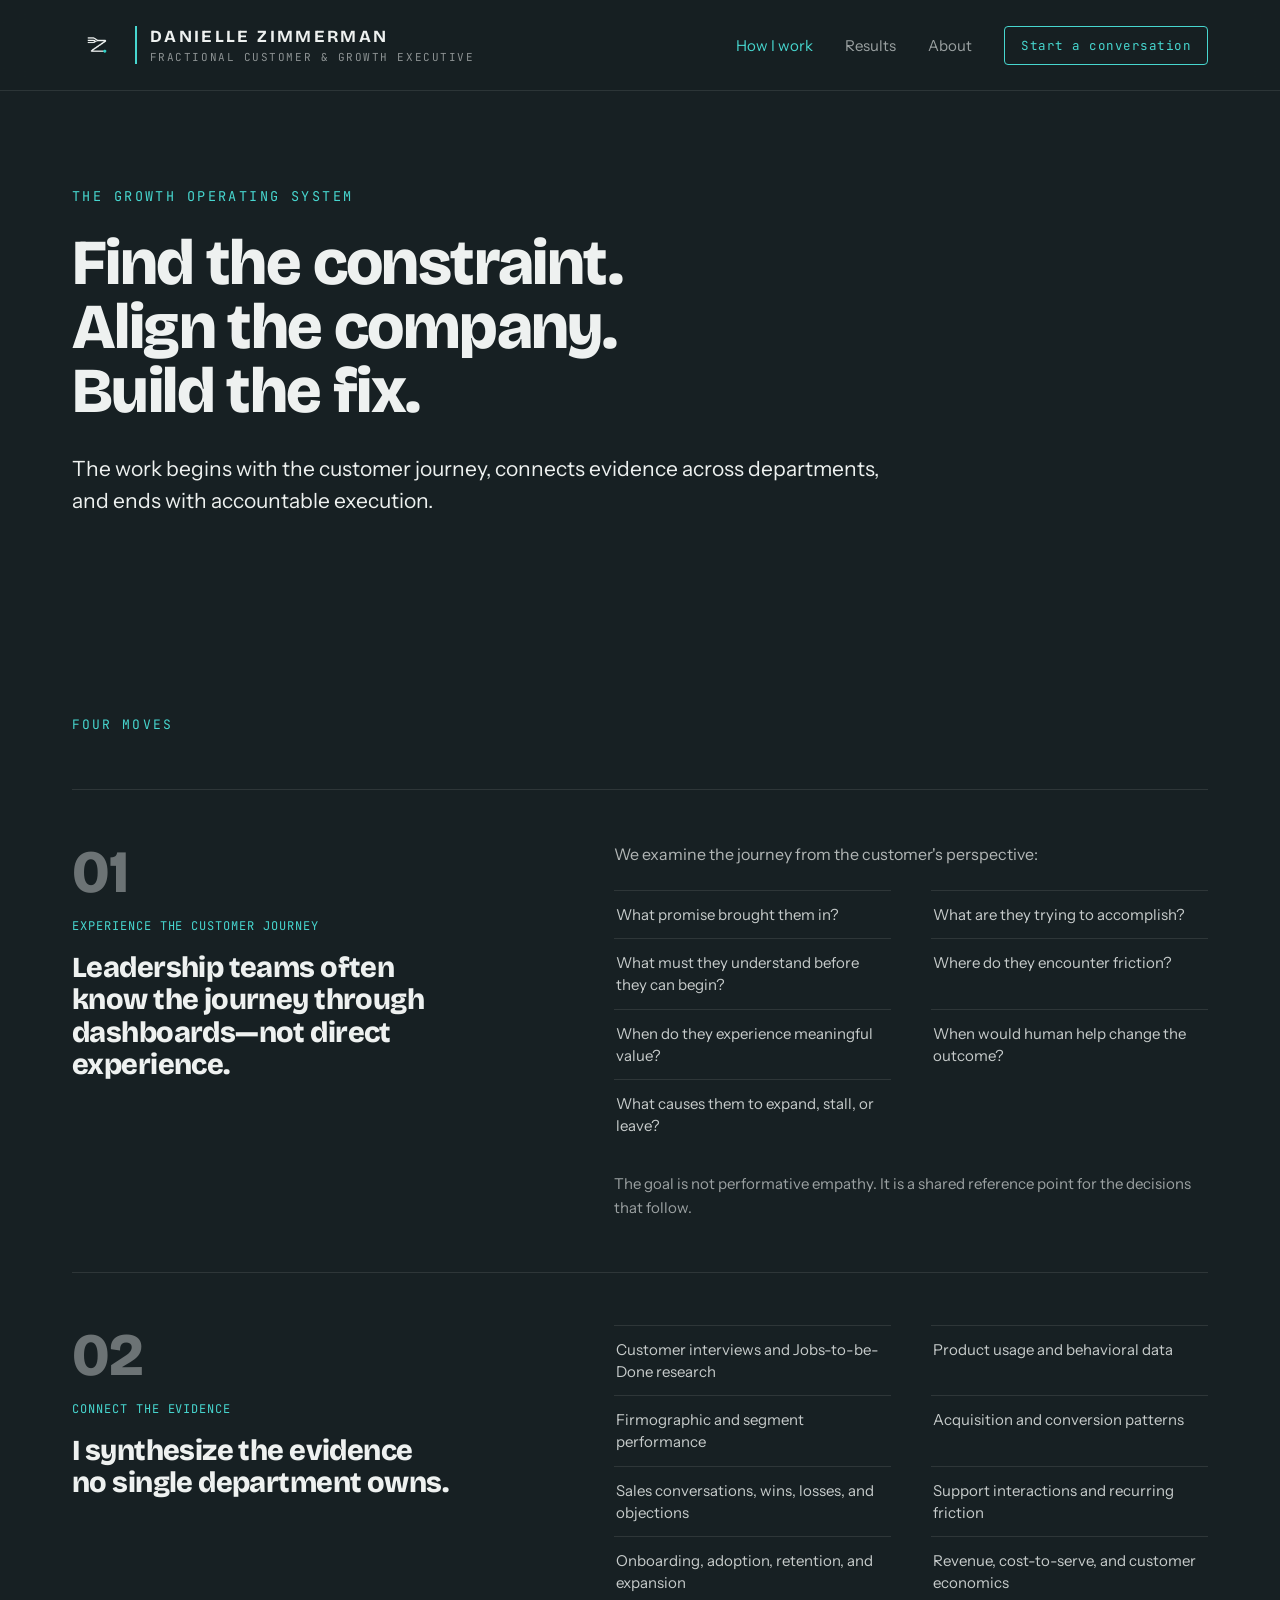
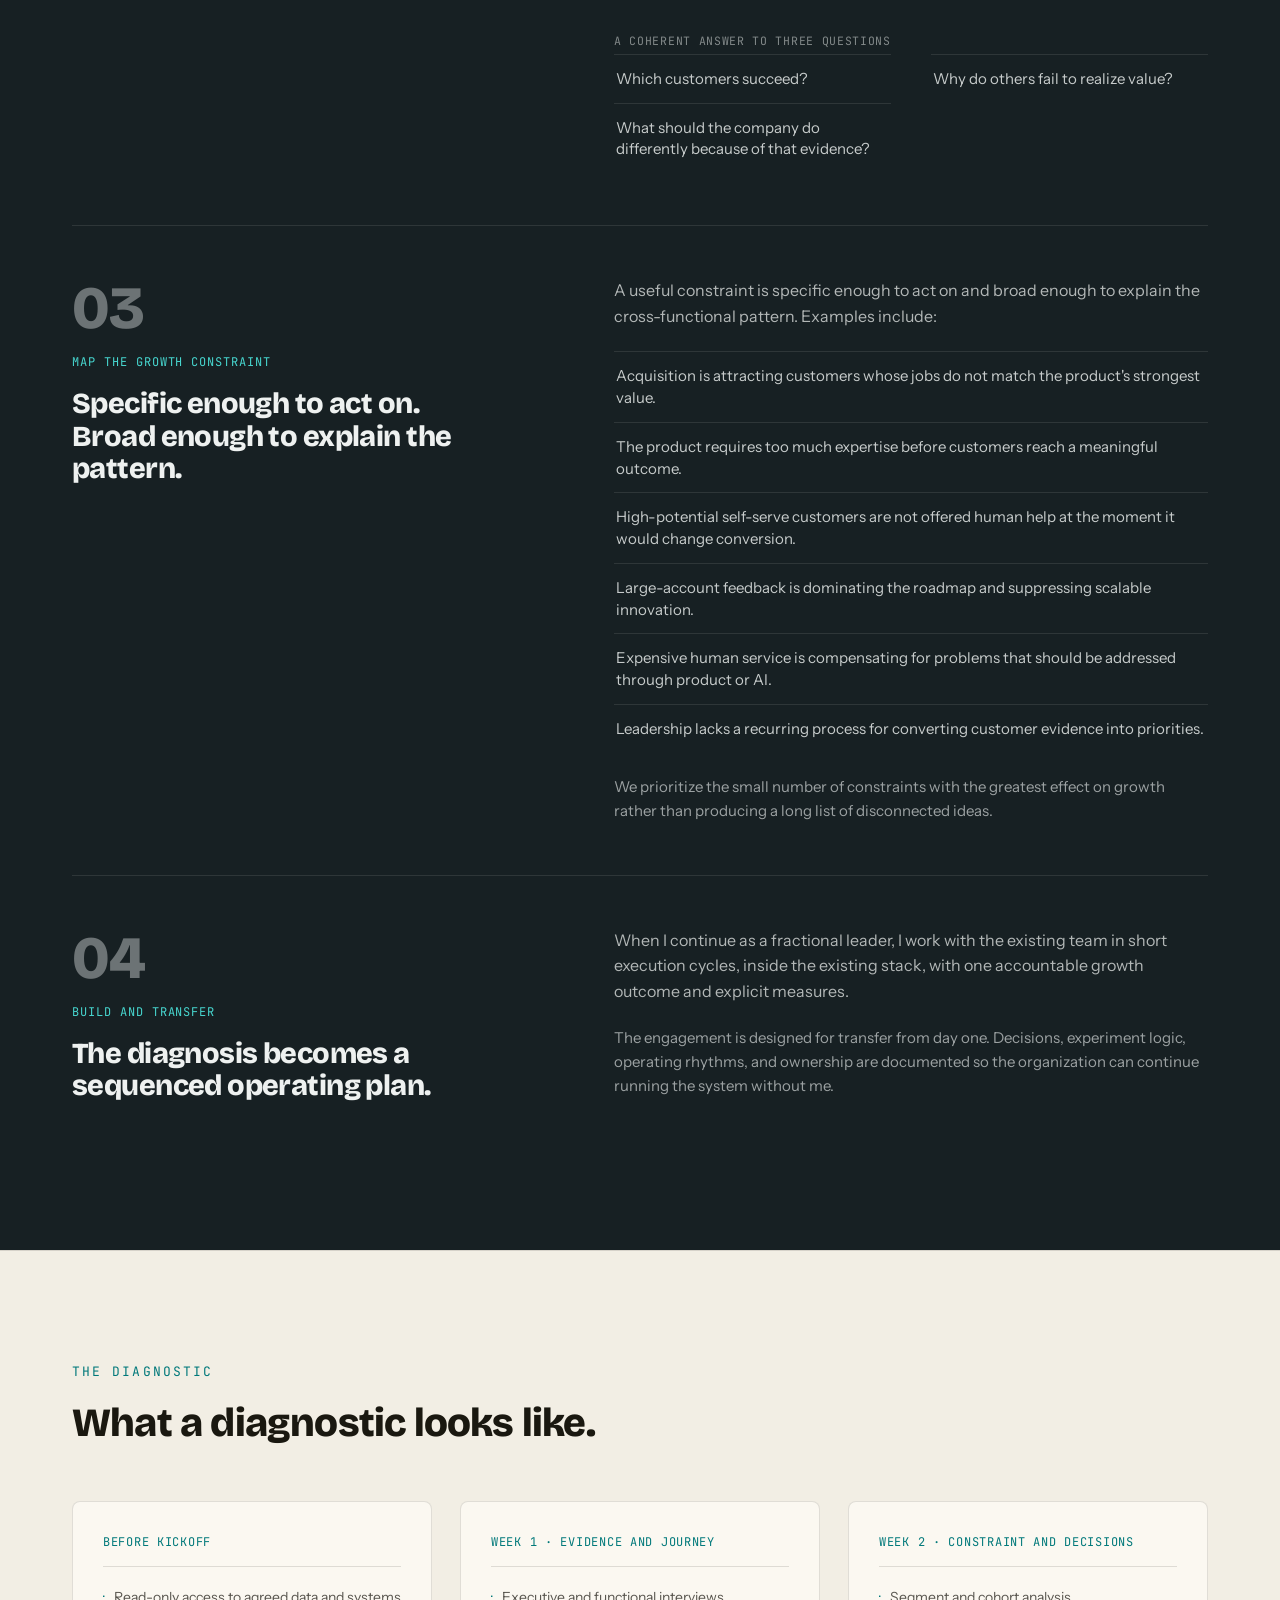
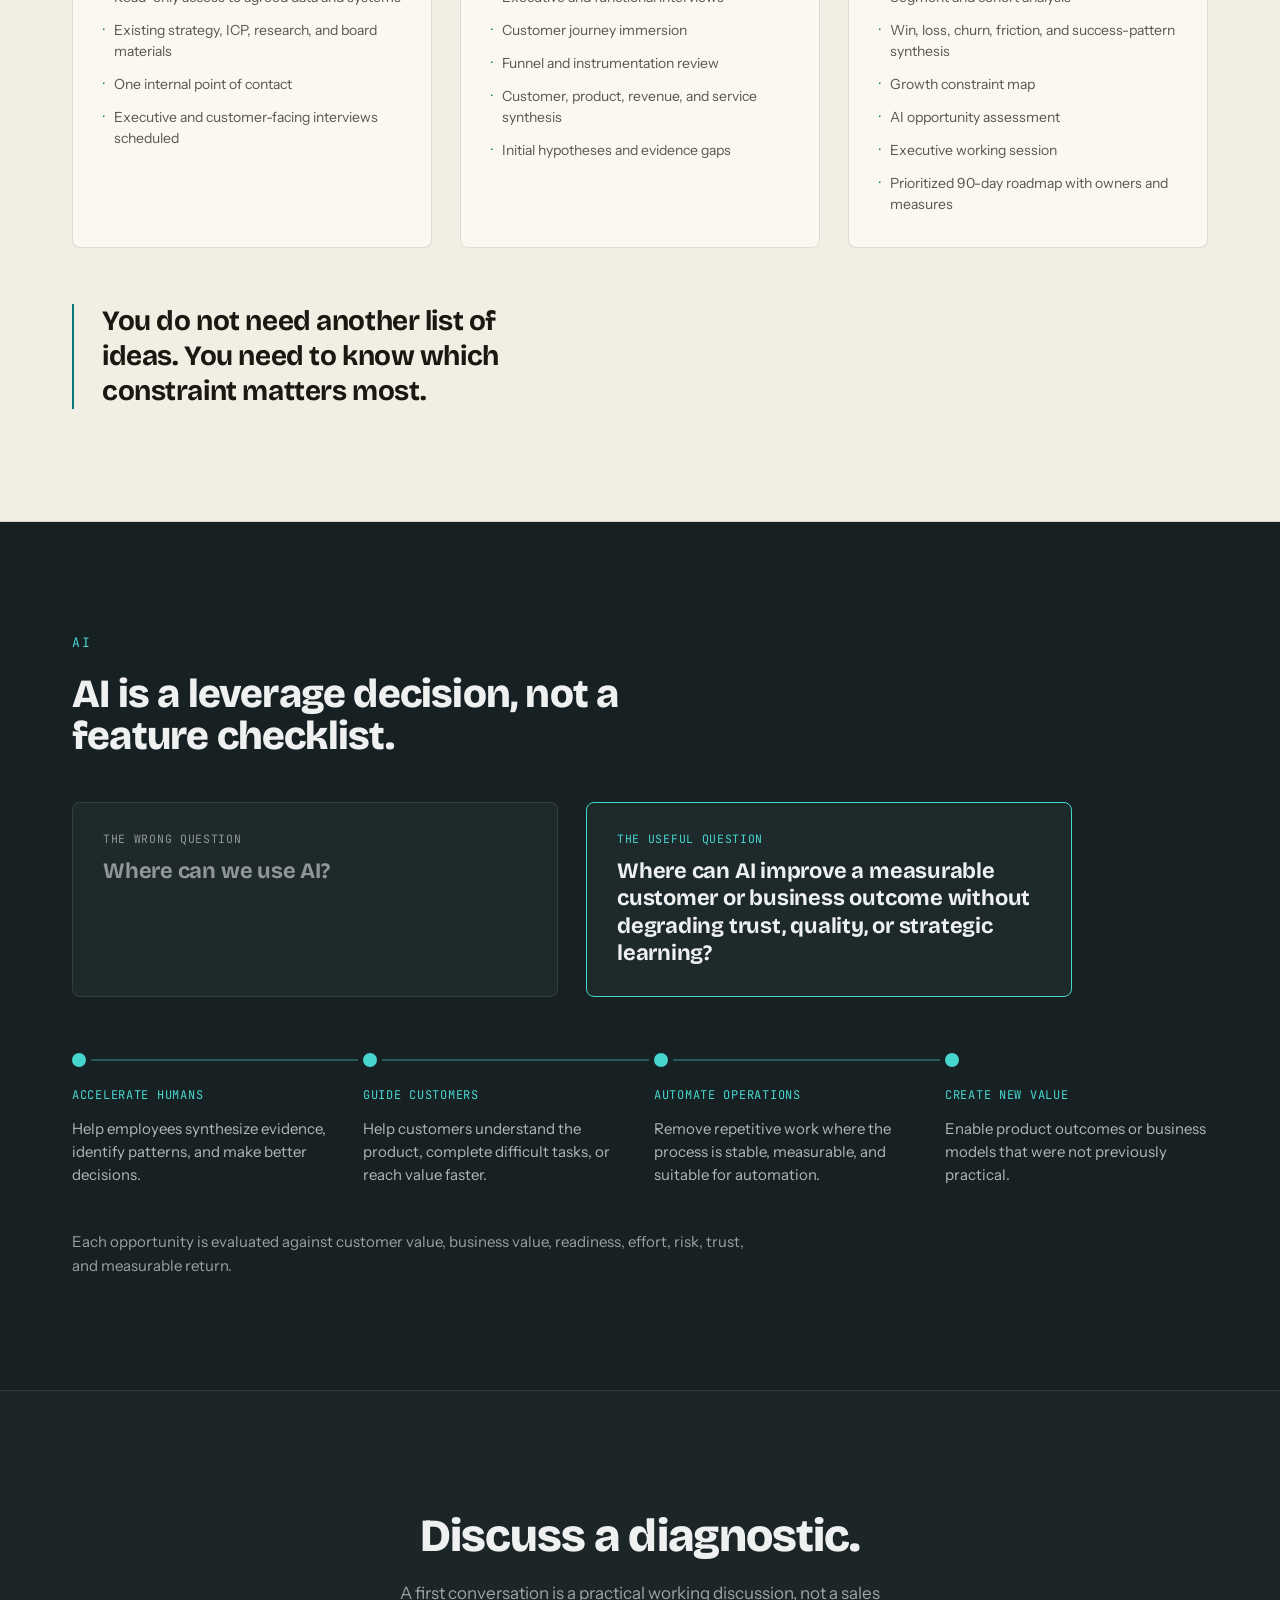
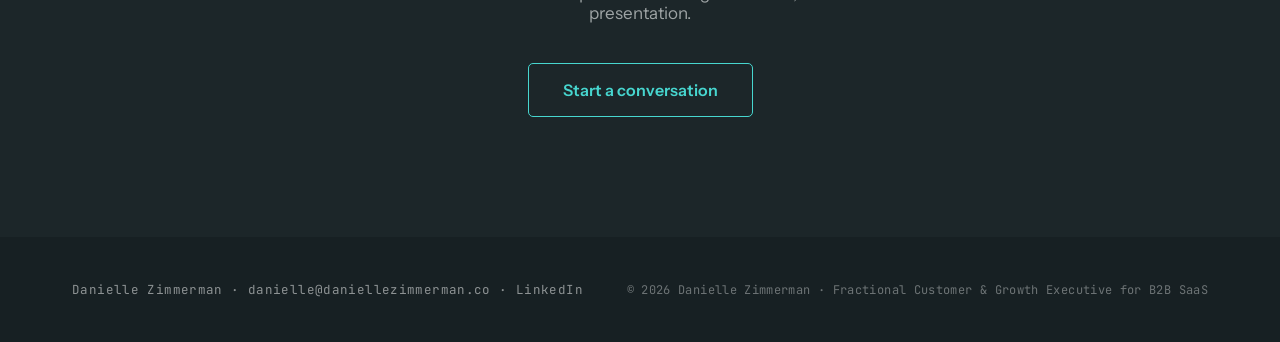
<file: how-i-work.html>
<!DOCTYPE html>
<html lang="en">
<head>
  <meta charset="UTF-8">
  <meta name="viewport" content="width=device-width, initial-scale=1">
  <title>How I Work | B2B SaaS Growth Operating System</title>
  <meta name="description" content="A practical operating model for connecting customer, product, GTM, service, and financial evidence; identifying cross-functional growth constraints; and building the fix.">
  <link rel="canonical" href="https://daniellezimmerman.co/how-i-work.html">
  <meta property="og:type" content="website">
  <meta property="og:url" content="https://daniellezimmerman.co/how-i-work.html">
  <meta property="og:title" content="How I Work | B2B SaaS Growth Operating System">
  <meta property="og:description" content="Find the constraint. Align the company. Build the fix.">
  <meta name="twitter:card" content="summary_large_image">
  <link rel="icon" type="image/png" sizes="32x32" href="assets/img/favicon-32.png?v=2">
  <link rel="icon" type="image/png" sizes="16x16" href="assets/img/favicon-16.png?v=2">
  <link rel="apple-touch-icon" sizes="180x180" href="assets/img/apple-touch-icon.png?v=2">
  <link rel="preconnect" href="https://fonts.googleapis.com">
  <link rel="preconnect" href="https://fonts.gstatic.com" crossorigin>
  <link href="https://fonts.googleapis.com/css2?family=Bricolage+Grotesque:opsz,wght@12..96,400..800&family=Instrument+Sans:ital,wght@0,400;0,500;0,600;1,400&family=JetBrains+Mono:ital,wght@0,400;0,500;1,500&display=swap" rel="stylesheet">
  <link rel="stylesheet" href="assets/css/styles.css?v=18">
</head>
<body>
<a class="skip-link" href="#main">Skip to content</a>

<nav class="nav" aria-label="Primary">
  <a class="nav__brand" href="index.html" aria-label="Danielle Zimmerman, Fractional Customer &amp; Growth Executive for B2B SaaS, home">
    <img class="nav__mark" src="assets/brand/zimmerman-mark-light-nav.png" alt="" aria-hidden="true" width="40" height="34">
    <span class="nav__text">
      <span class="nav__name">DANIELLE ZIMMERMAN</span>
      <span class="nav__desc">FRACTIONAL CUSTOMER &amp; GROWTH EXECUTIVE</span>
    </span>
  </a>
  <ul class="nav__links">
    <li><a class="nav__link" href="how-i-work.html" aria-current="page">How I work</a></li>
    <li><a class="nav__link" href="results.html">Results</a></li>
    <li><a class="nav__link" href="about.html">About</a></li>
    <li><a class="btn-ghost btn-ghost--nav" href="contact.html">Start a conversation</a></li>
  </ul>
</nav>

<main id="main">

  <!-- HERO -->
  <header class="section--hero wrap" style="padding-bottom:88px" aria-labelledby="page-title">
    <p class="eyebrow eyebrow--hero">The Growth Operating System</p>
    <h1 class="h1" id="page-title" style="font-size:64px;max-width:16ch">Find the constraint. Align the company. Build the fix.</h1>
    <p class="subhead" style="max-width:60ch;margin:0">The work begins with the customer journey, connects evidence across departments, and ends with accountable execution.</p>
  </header>

  <!-- FOUR MOVES -->
  <section class="wrap" style="padding-top:112px;padding-bottom:96px" aria-labelledby="moves-h">
    <p class="eyebrow" id="moves-h" style="margin-bottom:56px">Four moves</p>
    <div class="moves">
      <div class="move">
        <div class="move__head">
          <div class="move__num">01</div>
          <div class="move__label">EXPERIENCE THE CUSTOMER JOURNEY</div>
          <h3 class="move__heading">Leadership teams often know the journey through dashboards—not direct experience.</h3>
        </div>
        <div class="move__content">
          <p class="move__intro">We examine the journey from the customer's perspective:</p>
          <ul class="move-grid">
            <li>What promise brought them in?</li>
            <li>What are they trying to accomplish?</li>
            <li>What must they understand before they can begin?</li>
            <li>Where do they encounter friction?</li>
            <li>When do they experience meaningful value?</li>
            <li>When would human help change the outcome?</li>
            <li>What causes them to expand, stall, or leave?</li>
          </ul>
          <p class="move__foot">The goal is not performative empathy. It is a shared reference point for the decisions that follow.</p>
        </div>
      </div>

      <div class="move">
        <div class="move__head">
          <div class="move__num">02</div>
          <div class="move__label">CONNECT THE EVIDENCE</div>
          <h3 class="move__heading">I synthesize the evidence no single department owns.</h3>
        </div>
        <div class="move__content">
          <ul class="move-grid">
            <li>Customer interviews and Jobs-to-be-Done research</li>
            <li>Product usage and behavioral data</li>
            <li>Firmographic and segment performance</li>
            <li>Acquisition and conversion patterns</li>
            <li>Sales conversations, wins, losses, and objections</li>
            <li>Support interactions and recurring friction</li>
            <li>Onboarding, adoption, retention, and expansion</li>
            <li>Revenue, cost-to-serve, and customer economics</li>
          </ul>
          <div class="move-list__title move-list__title--sp">A coherent answer to three questions</div>
          <ul class="move-grid">
            <li>Which customers succeed?</li>
            <li>Why do others fail to realize value?</li>
            <li>What should the company do differently because of that evidence?</li>
          </ul>
        </div>
      </div>

      <div class="move">
        <div class="move__head">
          <div class="move__num">03</div>
          <div class="move__label">MAP THE GROWTH CONSTRAINT</div>
          <h3 class="move__heading">Specific enough to act on. Broad enough to explain the pattern.</h3>
        </div>
        <div class="move__content">
          <p class="move__intro">A useful constraint is specific enough to act on and broad enough to explain the cross-functional pattern. Examples include:</p>
          <ul class="move-grid move-grid--single">
            <li>Acquisition is attracting customers whose jobs do not match the product's strongest value.</li>
            <li>The product requires too much expertise before customers reach a meaningful outcome.</li>
            <li>High-potential self-serve customers are not offered human help at the moment it would change conversion.</li>
            <li>Large-account feedback is dominating the roadmap and suppressing scalable innovation.</li>
            <li>Expensive human service is compensating for problems that should be addressed through product or AI.</li>
            <li>Leadership lacks a recurring process for converting customer evidence into priorities.</li>
          </ul>
          <p class="move__foot">We prioritize the small number of constraints with the greatest effect on growth rather than producing a long list of disconnected ideas.</p>
        </div>
      </div>

      <div class="move">
        <div class="move__head">
          <div class="move__num">04</div>
          <div class="move__label">BUILD AND TRANSFER</div>
          <h3 class="move__heading">The diagnosis becomes a sequenced operating plan.</h3>
        </div>
        <div class="move__content">
          <p class="move__intro">When I continue as a fractional leader, I work with the existing team in short execution cycles, inside the existing stack, with one accountable growth outcome and explicit measures.</p>
          <p class="move__foot" style="margin-top:0">The engagement is designed for transfer from day one. Decisions, experiment logic, operating rhythms, and ownership are documented so the organization can continue running the system without me.</p>
        </div>
      </div>
    </div>
  </section>

  <!-- DIAGNOSTIC (light band) -->
  <section class="band band--light" aria-labelledby="diag-h">
    <div class="section wrap">
      <p class="eyebrow">The diagnostic</p>
      <h2 class="h2" id="diag-h" style="margin-bottom:56px">What a diagnostic looks like.</h2>
      <div class="phases">
        <div class="phase-card">
          <div class="phase-card__name">Before kickoff</div>
          <div class="phase-list">
            <div class="phase-list__item"><span>Read-only access to agreed data and systems</span></div>
            <div class="phase-list__item"><span>Existing strategy, ICP, research, and board materials</span></div>
            <div class="phase-list__item"><span>One internal point of contact</span></div>
            <div class="phase-list__item"><span>Executive and customer-facing interviews scheduled</span></div>
          </div>
        </div>
        <div class="phase-card">
          <div class="phase-card__name">Week 1 · Evidence and journey</div>
          <div class="phase-list">
            <div class="phase-list__item"><span>Executive and functional interviews</span></div>
            <div class="phase-list__item"><span>Customer journey immersion</span></div>
            <div class="phase-list__item"><span>Funnel and instrumentation review</span></div>
            <div class="phase-list__item"><span>Customer, product, revenue, and service synthesis</span></div>
            <div class="phase-list__item"><span>Initial hypotheses and evidence gaps</span></div>
          </div>
        </div>
        <div class="phase-card">
          <div class="phase-card__name">Week 2 · Constraint and decisions</div>
          <div class="phase-list">
            <div class="phase-list__item"><span>Segment and cohort analysis</span></div>
            <div class="phase-list__item"><span>Win, loss, churn, friction, and success-pattern synthesis</span></div>
            <div class="phase-list__item"><span>Growth constraint map</span></div>
            <div class="phase-list__item"><span>AI opportunity assessment</span></div>
            <div class="phase-list__item"><span>Executive working session</span></div>
            <div class="phase-list__item"><span>Prioritized 90-day roadmap with owners and measures</span></div>
          </div>
        </div>
      </div>
      <blockquote class="statement">You do not need another list of ideas. You need to know which constraint matters most.</blockquote>
    </div>
  </section>

  <!-- AI -->
  <section aria-labelledby="ai-h">
    <div class="section wrap">
      <p class="eyebrow">AI</p>
      <h2 class="h2" id="ai-h" style="max-width:22ch;margin-bottom:44px">AI is a leverage decision, not a feature checklist.</h2>
      <div class="ai-pair">
        <div class="ai-card ai-card--wrong">
          <div class="ai-card__label">The wrong question</div>
          <p class="ai-card__q">Where can we use AI?</p>
        </div>
        <div class="ai-card ai-card--useful">
          <div class="ai-card__label">The useful question</div>
          <p class="ai-card__q">Where can AI improve a measurable customer or business outcome without degrading trust, quality, or strategic learning?</p>
        </div>
      </div>
      <div class="steps">
        <div class="step-card"><div class="step-card__label">ACCELERATE HUMANS</div><p class="step-card__body">Help employees synthesize evidence, identify patterns, and make better decisions.</p></div>
        <div class="step-card"><div class="step-card__label">GUIDE CUSTOMERS</div><p class="step-card__body">Help customers understand the product, complete difficult tasks, or reach value faster.</p></div>
        <div class="step-card"><div class="step-card__label">AUTOMATE OPERATIONS</div><p class="step-card__body">Remove repetitive work where the process is stable, measurable, and suitable for automation.</p></div>
        <div class="step-card"><div class="step-card__label">CREATE NEW VALUE</div><p class="step-card__body">Enable product outcomes or business models that were not previously practical.</p></div>
      </div>
      <p class="ai-eval">Each opportunity is evaluated against customer value, business value, readiness, effort, risk, trust, and measurable return.</p>
    </div>
  </section>

  <!-- CLOSING CTA -->
  <section class="band band--surface" aria-labelledby="closing-h">
    <div class="section--closing wrap">
      <h2 class="h2 h2--cta" id="closing-h" style="max-width:none">Discuss a diagnostic.</h2>
      <p class="closing__support">A first conversation is a practical working discussion, not a sales presentation.</p>
      <a class="btn-ghost btn-ghost--cta" href="contact.html">Start a conversation</a>
    </div>
  </section>

</main>

<footer>
  <div class="footer">
    <span class="footer__left">Danielle Zimmerman · <a href="mailto:danielle@daniellezimmerman.co">danielle@daniellezimmerman.co</a> · <a href="https://www.linkedin.com/in/dani-zimmerman" target="_blank" rel="noopener">LinkedIn</a></span>
    <span class="footer__right">© 2026 Danielle Zimmerman · Fractional Customer &amp; Growth Executive for B2B SaaS</span>
  </div>
</footer>

</body>
</html>
</file>
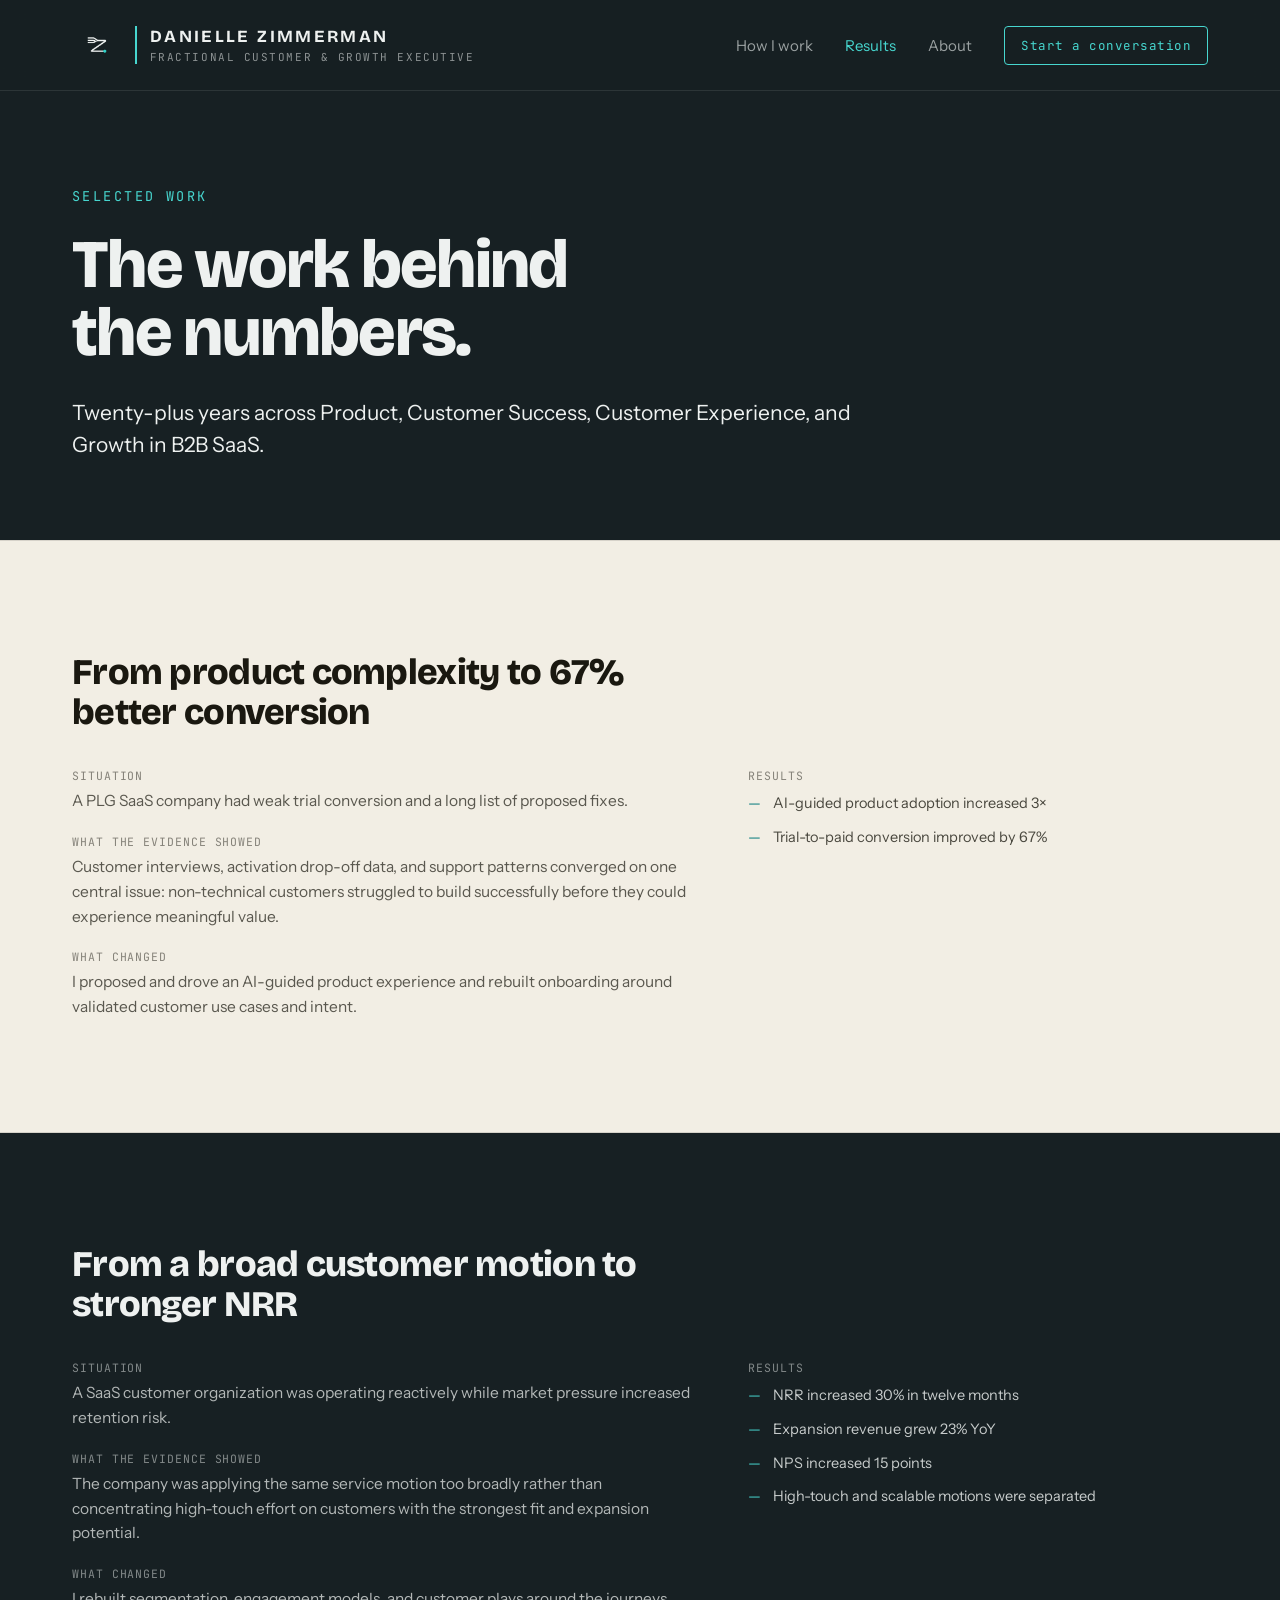
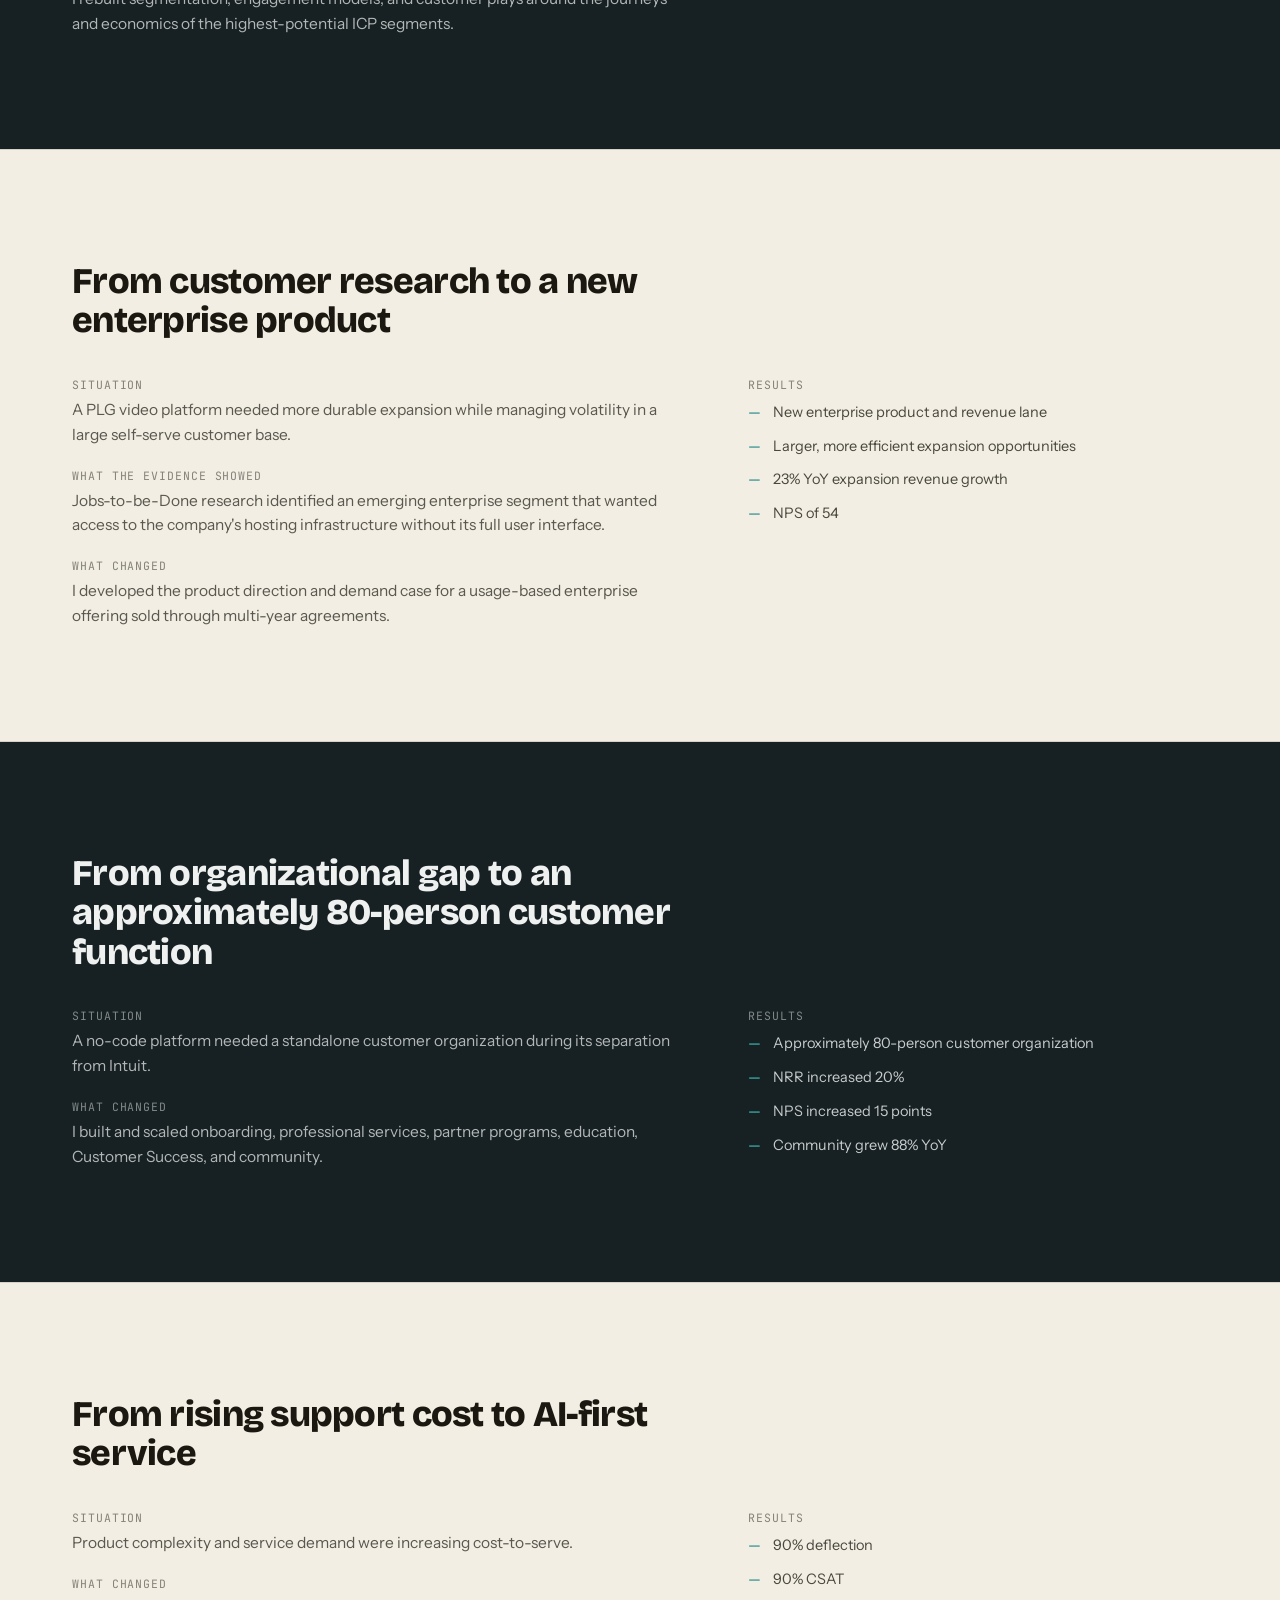
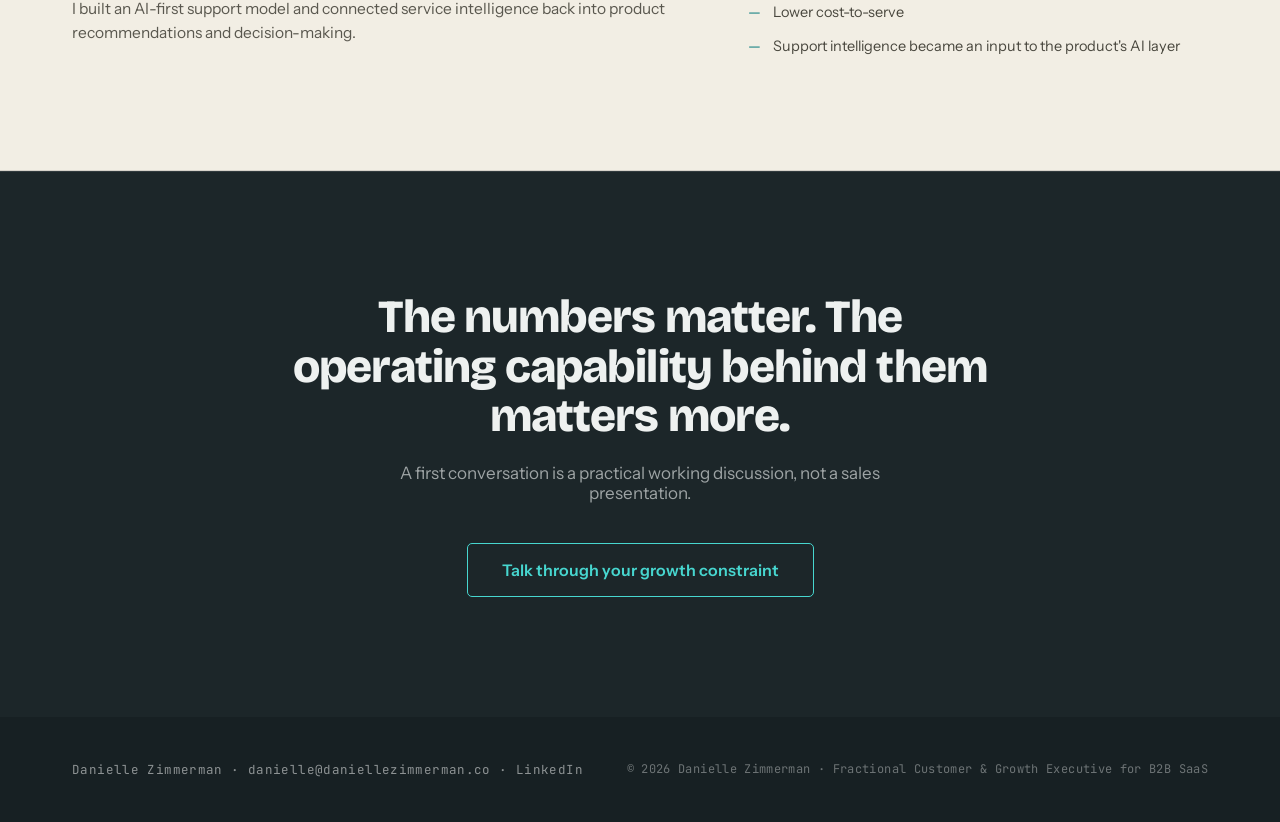
<file: results.html>
<!DOCTYPE html>
<html lang="en">
<head>
  <meta charset="UTF-8">
  <meta name="viewport" content="width=device-width, initial-scale=1">
  <title>B2B SaaS Growth Results | Danielle Zimmerman</title>
  <meta name="description" content="Selected outcomes across Product, Customer Success, Customer Experience, and Growth, including conversion, NRR, expansion, AI product adoption, and customer organization scale.">
  <link rel="canonical" href="https://daniellezimmerman.co/results.html">
  <meta property="og:type" content="website">
  <meta property="og:url" content="https://daniellezimmerman.co/results.html">
  <meta property="og:title" content="B2B SaaS Growth Results | Danielle Zimmerman">
  <meta property="og:description" content="The work behind the numbers—situation, evidence, intervention, and measurable result.">
  <meta name="twitter:card" content="summary_large_image">
  <link rel="icon" type="image/png" sizes="32x32" href="assets/img/favicon-32.png?v=2">
  <link rel="icon" type="image/png" sizes="16x16" href="assets/img/favicon-16.png?v=2">
  <link rel="apple-touch-icon" sizes="180x180" href="assets/img/apple-touch-icon.png?v=2">
  <link rel="preconnect" href="https://fonts.googleapis.com">
  <link rel="preconnect" href="https://fonts.gstatic.com" crossorigin>
  <link href="https://fonts.googleapis.com/css2?family=Bricolage+Grotesque:opsz,wght@12..96,400..800&family=Instrument+Sans:ital,wght@0,400;0,500;0,600;1,400&family=JetBrains+Mono:ital,wght@0,400;0,500;1,500&display=swap" rel="stylesheet">
  <link rel="stylesheet" href="assets/css/styles.css?v=18">
</head>
<body>
<a class="skip-link" href="#main">Skip to content</a>

<nav class="nav" aria-label="Primary">
  <a class="nav__brand" href="index.html" aria-label="Danielle Zimmerman, Fractional Customer &amp; Growth Executive for B2B SaaS, home">
    <img class="nav__mark" src="assets/brand/zimmerman-mark-light-nav.png" alt="" aria-hidden="true" width="40" height="34">
    <span class="nav__text">
      <span class="nav__name">DANIELLE ZIMMERMAN</span>
      <span class="nav__desc">FRACTIONAL CUSTOMER &amp; GROWTH EXECUTIVE</span>
    </span>
  </a>
  <ul class="nav__links">
    <li><a class="nav__link" href="how-i-work.html">How I work</a></li>
    <li><a class="nav__link" href="results.html" aria-current="page">Results</a></li>
    <li><a class="nav__link" href="about.html">About</a></li>
    <li><a class="btn-ghost btn-ghost--nav" href="contact.html">Start a conversation</a></li>
  </ul>
</nav>

<main id="main">

  <!-- HERO -->
  <header class="section--hero wrap" style="padding-bottom:80px" aria-labelledby="page-title">
    <p class="eyebrow eyebrow--hero">Selected work</p>
    <h1 class="h1" id="page-title" style="max-width:16ch">The work behind the numbers.</h1>
    <p class="subhead" style="max-width:60ch;margin:0">Twenty-plus years across Product, Customer Success, Customer Experience, and Growth in B2B SaaS.</p>
  </header>

  <!-- CASE 1 (light) -->
  <section class="band band--light" aria-label="Case study">
    <div class="section wrap">
      <div class="case-detail">
        <h2 class="case-detail__title">From product complexity to 67% better conversion</h2>
        <div class="case-detail__grid">
          <div>
            <p class="case-detail__label">Situation</p>
            <p class="case-detail__body">A PLG SaaS company had weak trial conversion and a long list of proposed fixes.</p>
            <p class="case-detail__label">What the evidence showed</p>
            <p class="case-detail__body">Customer interviews, activation drop-off data, and support patterns converged on one central issue: non-technical customers struggled to build successfully before they could experience meaningful value.</p>
            <p class="case-detail__label">What changed</p>
            <p class="case-detail__body">I proposed and drove an AI-guided product experience and rebuilt onboarding around validated customer use cases and intent.</p>
          </div>
          <div>
            <p class="case-detail__label">Results</p>
            <div class="reslist">
              <div class="reslist__item"><span class="reslist__marker">—</span><span>AI-guided product adoption increased 3×</span></div>
              <div class="reslist__item"><span class="reslist__marker">—</span><span>Trial-to-paid conversion improved by 67%</span></div>
            </div>
          </div>
        </div>
      </div>
    </div>
  </section>

  <!-- CASE 2 (dark) -->
  <section class="section wrap" aria-label="Case study">
    <div class="case-detail">
      <h2 class="case-detail__title">From a broad customer motion to stronger NRR</h2>
      <div class="case-detail__grid">
        <div>
          <p class="case-detail__label">Situation</p>
          <p class="case-detail__body">A SaaS customer organization was operating reactively while market pressure increased retention risk.</p>
          <p class="case-detail__label">What the evidence showed</p>
          <p class="case-detail__body">The company was applying the same service motion too broadly rather than concentrating high-touch effort on customers with the strongest fit and expansion potential.</p>
          <p class="case-detail__label">What changed</p>
          <p class="case-detail__body">I rebuilt segmentation, engagement models, and customer plays around the journeys and economics of the highest-potential ICP segments.</p>
        </div>
        <div>
          <p class="case-detail__label">Results</p>
          <div class="reslist">
            <div class="reslist__item"><span class="reslist__marker">—</span><span>NRR increased 30% in twelve months</span></div>
            <div class="reslist__item"><span class="reslist__marker">—</span><span>Expansion revenue grew 23% YoY</span></div>
            <div class="reslist__item"><span class="reslist__marker">—</span><span>NPS increased 15 points</span></div>
            <div class="reslist__item"><span class="reslist__marker">—</span><span>High-touch and scalable motions were separated</span></div>
          </div>
        </div>
      </div>
    </div>
  </section>

  <!-- CASE 3 (light) -->
  <section class="band band--light" aria-label="Case study">
    <div class="section wrap">
      <div class="case-detail">
        <h2 class="case-detail__title">From customer research to a new enterprise product</h2>
        <div class="case-detail__grid">
          <div>
            <p class="case-detail__label">Situation</p>
            <p class="case-detail__body">A PLG video platform needed more durable expansion while managing volatility in a large self-serve customer base.</p>
            <p class="case-detail__label">What the evidence showed</p>
            <p class="case-detail__body">Jobs-to-be-Done research identified an emerging enterprise segment that wanted access to the company's hosting infrastructure without its full user interface.</p>
            <p class="case-detail__label">What changed</p>
            <p class="case-detail__body">I developed the product direction and demand case for a usage-based enterprise offering sold through multi-year agreements.</p>
          </div>
          <div>
            <p class="case-detail__label">Results</p>
            <div class="reslist">
              <div class="reslist__item"><span class="reslist__marker">—</span><span>New enterprise product and revenue lane</span></div>
              <div class="reslist__item"><span class="reslist__marker">—</span><span>Larger, more efficient expansion opportunities</span></div>
              <div class="reslist__item"><span class="reslist__marker">—</span><span>23% YoY expansion revenue growth</span></div>
              <div class="reslist__item"><span class="reslist__marker">—</span><span>NPS of 54</span></div>
            </div>
          </div>
        </div>
      </div>
    </div>
  </section>

  <!-- CASE 4 (dark) -->
  <section class="section wrap" aria-label="Case study">
    <div class="case-detail">
      <h2 class="case-detail__title">From organizational gap to an approximately 80-person customer function</h2>
      <div class="case-detail__grid">
        <div>
          <p class="case-detail__label">Situation</p>
          <p class="case-detail__body">A no-code platform needed a standalone customer organization during its separation from Intuit.</p>
          <p class="case-detail__label">What changed</p>
          <p class="case-detail__body">I built and scaled onboarding, professional services, partner programs, education, Customer Success, and community.</p>
        </div>
        <div>
          <p class="case-detail__label">Results</p>
          <div class="reslist">
            <div class="reslist__item"><span class="reslist__marker">—</span><span>Approximately 80-person customer organization</span></div>
            <div class="reslist__item"><span class="reslist__marker">—</span><span>NRR increased 20%</span></div>
            <div class="reslist__item"><span class="reslist__marker">—</span><span>NPS increased 15 points</span></div>
            <div class="reslist__item"><span class="reslist__marker">—</span><span>Community grew 88% YoY</span></div>
          </div>
        </div>
      </div>
    </div>
  </section>

  <!-- CASE 5 (light) -->
  <section class="band band--light" aria-label="Case study">
    <div class="section wrap">
      <div class="case-detail">
        <h2 class="case-detail__title">From rising support cost to AI-first service</h2>
        <div class="case-detail__grid">
          <div>
            <p class="case-detail__label">Situation</p>
            <p class="case-detail__body">Product complexity and service demand were increasing cost-to-serve.</p>
            <p class="case-detail__label">What changed</p>
            <p class="case-detail__body">I built an AI-first support model and connected service intelligence back into product recommendations and decision-making.</p>
          </div>
          <div>
            <p class="case-detail__label">Results</p>
            <div class="reslist">
              <div class="reslist__item"><span class="reslist__marker">—</span><span>90% deflection</span></div>
              <div class="reslist__item"><span class="reslist__marker">—</span><span>90% CSAT</span></div>
              <div class="reslist__item"><span class="reslist__marker">—</span><span>Lower cost-to-serve</span></div>
              <div class="reslist__item"><span class="reslist__marker">—</span><span>Support intelligence became an input to the product's AI layer</span></div>
            </div>
          </div>
        </div>
      </div>
    </div>
  </section>

  <!-- CLOSING CTA -->
  <section class="band band--surface" aria-labelledby="closing-h">
    <div class="section--closing wrap">
      <h2 class="h2 h2--cta" id="closing-h" style="max-width:24ch">The numbers matter. The operating capability behind them matters more.</h2>
      <p class="closing__support">A first conversation is a practical working discussion, not a sales presentation.</p>
      <a class="btn-ghost btn-ghost--cta" href="contact.html">Talk through your growth constraint</a>
    </div>
  </section>

</main>

<footer>
  <div class="footer">
    <span class="footer__left">Danielle Zimmerman · <a href="mailto:danielle@daniellezimmerman.co">danielle@daniellezimmerman.co</a> · <a href="https://www.linkedin.com/in/dani-zimmerman" target="_blank" rel="noopener">LinkedIn</a></span>
    <span class="footer__right">© 2026 Danielle Zimmerman · Fractional Customer &amp; Growth Executive for B2B SaaS</span>
  </div>
</footer>

</body>
</html>
</file>
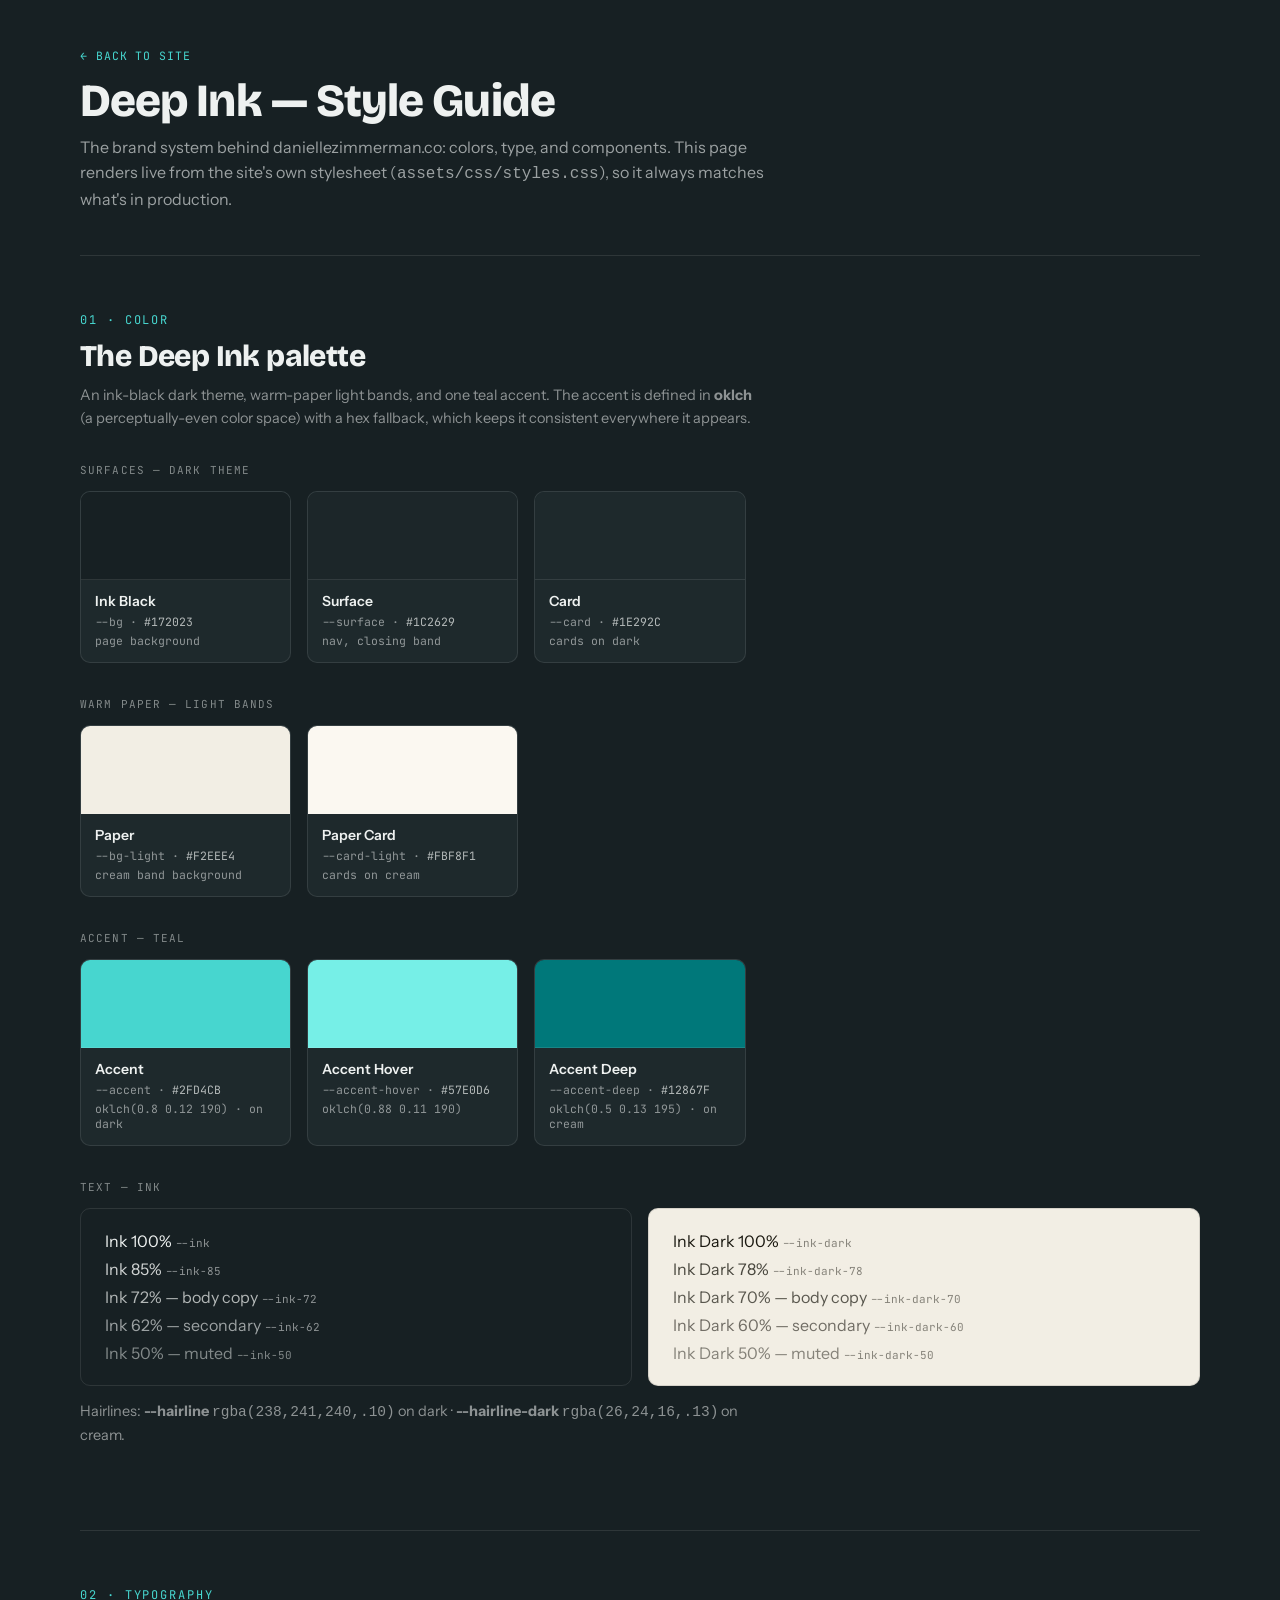
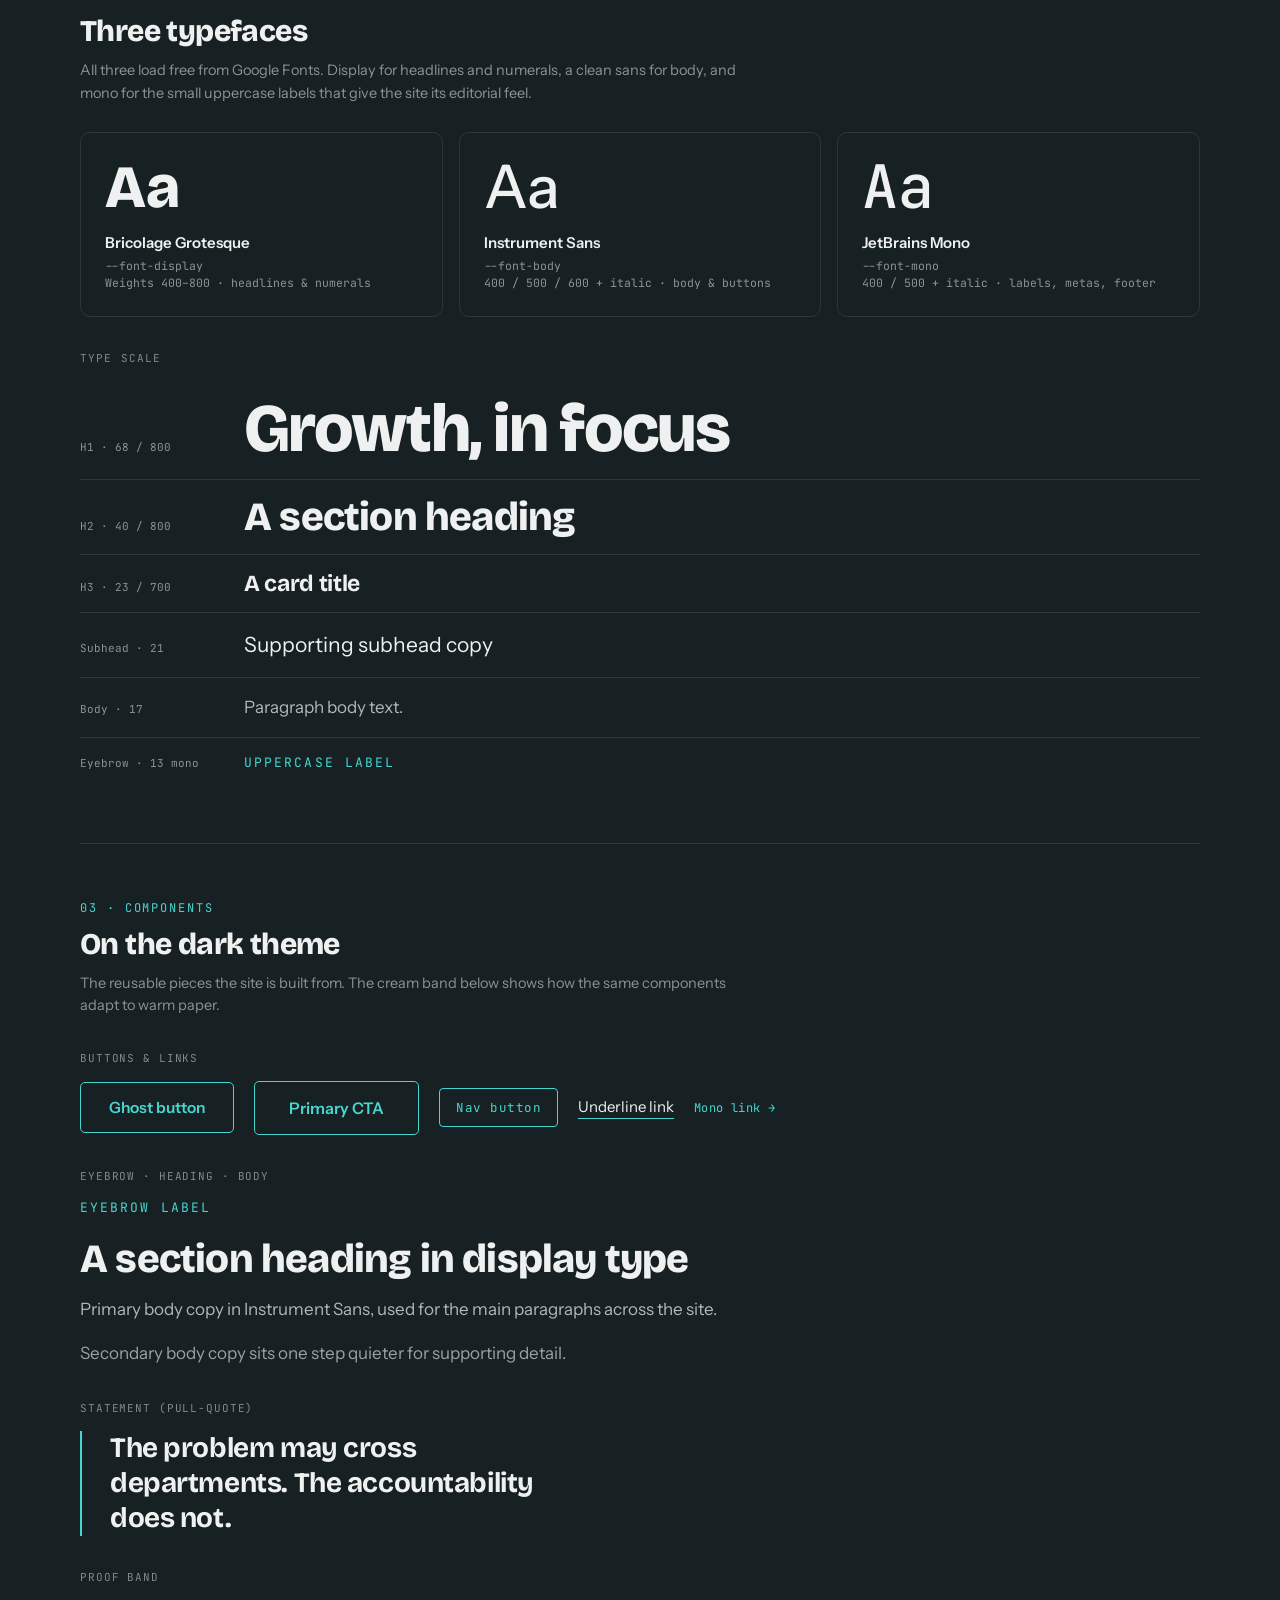
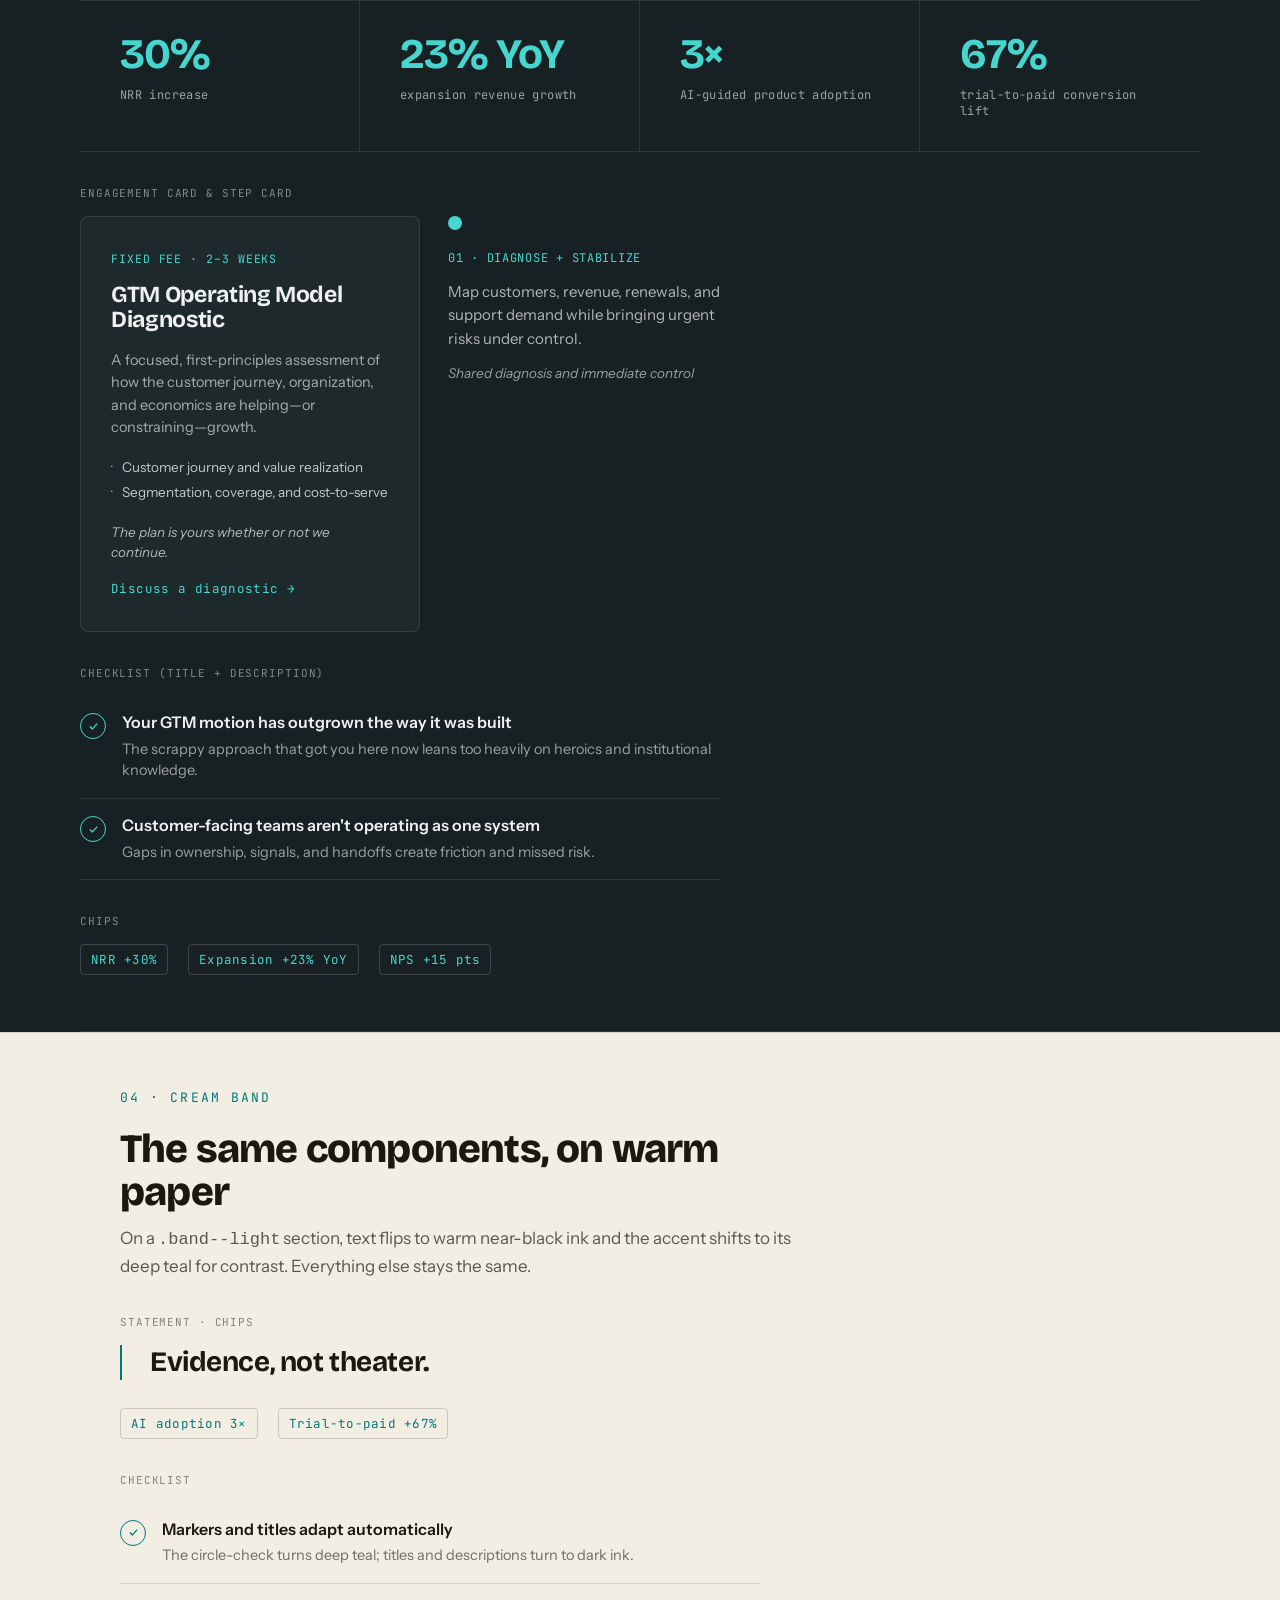
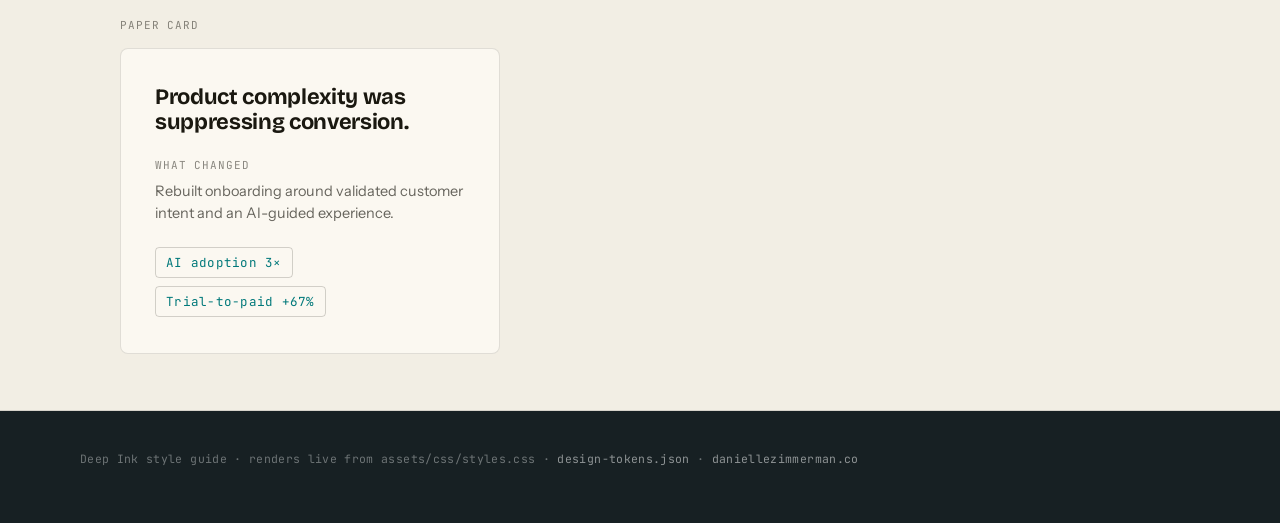
<file: styleguide.html>
<!DOCTYPE html>
<html lang="en">
<head>
  <meta charset="UTF-8">
  <meta name="viewport" content="width=device-width, initial-scale=1">
  <title>Style Guide · Deep Ink | Danielle Zimmerman</title>
  <meta name="description" content="The Deep Ink design system behind daniellezimmerman.co — colors, type, and components.">
  <meta name="robots" content="noindex, nofollow">
  <link rel="icon" type="image/png" sizes="32x32" href="assets/img/favicon-32.png?v=2">
  <link rel="icon" type="image/png" sizes="16x16" href="assets/img/favicon-16.png?v=2">
  <link rel="apple-touch-icon" sizes="180x180" href="assets/img/apple-touch-icon.png?v=2">
  <link rel="preconnect" href="https://fonts.googleapis.com">
  <link rel="preconnect" href="https://fonts.gstatic.com" crossorigin>
  <link href="https://fonts.googleapis.com/css2?family=Bricolage+Grotesque:opsz,wght@12..96,400..800&family=Instrument+Sans:ital,wght@0,400;0,500;0,600;1,400&family=JetBrains+Mono:ital,wght@0,400;0,500;1,500&display=swap" rel="stylesheet">
  <!-- The site's real stylesheet: this page always matches production -->
  <link rel="stylesheet" href="assets/css/styles.css?v=18">
  <style>
    /* ---- Style-guide scaffolding (page-specific; NOT part of the site's component CSS) ---- */
    .sg-wrap { max-width: 1120px; margin: 0 auto; padding-inline: 40px; }
    .sg-head { padding: 44px 0 4px; border-bottom: 1px solid var(--hairline); }
    .sg-back { font-family: var(--font-mono); font-size: 11.5px; letter-spacing: 0.08em; text-transform: uppercase; color: var(--accent); }
    .sg-title { font-family: var(--font-display); font-weight: 800; font-size: 46px; letter-spacing: -0.02em; line-height: 1.02; margin: 14px 0 10px; }
    .sg-sub { color: var(--ink-62); font-size: 16px; line-height: 1.55; max-width: 64ch; margin: 0 0 40px; }
    .sg-section { padding: 56px 0; border-bottom: 1px solid var(--hairline); }
    .sg-section:last-of-type { border-bottom: none; }
    .sg-eyebrow { font-family: var(--font-mono); font-size: 12px; letter-spacing: 0.16em; text-transform: uppercase; color: var(--accent); margin: 0 0 10px; }
    .sg-h { font-family: var(--font-display); font-weight: 800; font-size: 30px; letter-spacing: -0.02em; margin: 0 0 10px; }
    .sg-note { color: var(--ink-55); font-size: 14.5px; line-height: 1.55; max-width: 68ch; margin: 0 0 28px; }
    .sg-group { font-family: var(--font-mono); font-size: 11px; letter-spacing: 0.1em; text-transform: uppercase; color: var(--ink-50); margin: 34px 0 14px; }

    /* swatches */
    .sg-grid { display: grid; grid-template-columns: repeat(auto-fill, minmax(190px, 1fr)); gap: 16px; }
    .sg-swatch { border: 1px solid var(--hairline); border-radius: 10px; overflow: hidden; background: var(--card); }
    .sg-chip { height: 88px; border-bottom: 1px solid var(--hairline); }
    .sg-swatch__meta { padding: 12px 14px 14px; }
    .sg-swatch__name { font-size: 14px; color: var(--ink); font-weight: 600; }
    .sg-swatch__code { font-family: var(--font-mono); font-size: 11.5px; color: var(--ink-55); margin-top: 4px; }
    .sg-swatch__code b { color: var(--ink-72); font-weight: 400; text-transform: uppercase; }

    /* text token demos */
    .sg-texts { display: grid; grid-template-columns: 1fr 1fr; gap: 16px; }
    .sg-texts__panel { border: 1px solid var(--hairline); border-radius: 10px; padding: 22px 24px; }
    .sg-texts__panel--cream { background: var(--bg-light); border-color: var(--hairline-dark); }
    .sg-texts p { margin: 0 0 8px; font-size: 16px; }
    .sg-texts .sg-tk { font-family: var(--font-mono); font-size: 11px; }

    /* type specimens + scale */
    .sg-specs { display: grid; grid-template-columns: repeat(3, 1fr); gap: 16px; }
    .sg-spec { border: 1px solid var(--hairline); border-radius: 10px; padding: 24px; }
    .sg-spec__aa { font-size: 60px; line-height: 1; color: var(--ink); margin-bottom: 16px; }
    .sg-spec__name { font-size: 15px; color: var(--ink); font-weight: 600; }
    .sg-spec__meta { font-family: var(--font-mono); font-size: 11.5px; color: var(--ink-55); margin-top: 5px; line-height: 1.5; }
    .sg-scale > div { display: flex; align-items: baseline; gap: 24px; padding: 16px 0; border-top: 1px solid var(--hairline); }
    .sg-scale > div:first-child { border-top: none; }
    .sg-scale__label { font-family: var(--font-mono); font-size: 11px; color: var(--ink-55); flex: 0 0 140px; }

    /* component demo captions + rows */
    .sg-cap { font-family: var(--font-mono); font-size: 11px; letter-spacing: 0.08em; text-transform: uppercase; color: var(--ink-50); margin: 34px 0 16px; }
    .band--light .sg-cap { color: var(--ink-dark-50); }
    .sg-row { display: flex; gap: 20px; align-items: center; flex-wrap: wrap; }

    @media (max-width: 780px) {
      .sg-texts, .sg-specs { grid-template-columns: 1fr; }
      .sg-wrap { padding-inline: 24px; }
      .sg-scale > div { flex-direction: column; align-items: flex-start; gap: 8px; }
      .sg-scale__label { flex-basis: auto; }
      .sg-title { font-size: 38px; }
    }
  </style>
</head>
<body>

  <!-- ===== HEADER ===== -->
  <header class="sg-head sg-wrap">
    <a class="sg-back" href="index.html">← Back to site</a>
    <h1 class="sg-title">Deep Ink — Style Guide</h1>
    <p class="sg-sub">The brand system behind daniellezimmerman.co: colors, type, and components. This page renders live from the site's own stylesheet (<code>assets/css/styles.css</code>), so it always matches what's in production.</p>
  </header>

  <!-- ===== COLORS ===== -->
  <section class="sg-section sg-wrap">
    <p class="sg-eyebrow">01 · Color</p>
    <h2 class="sg-h">The Deep Ink palette</h2>
    <p class="sg-note">An ink-black dark theme, warm-paper light bands, and one teal accent. The accent is defined in <b>oklch</b> (a perceptually-even color space) with a hex fallback, which keeps it consistent everywhere it appears.</p>

    <div class="sg-group">Surfaces — dark theme</div>
    <div class="sg-grid">
      <div class="sg-swatch"><div class="sg-chip" style="background:var(--bg)"></div><div class="sg-swatch__meta"><div class="sg-swatch__name">Ink Black</div><div class="sg-swatch__code">--bg · <b>#172023</b></div><div class="sg-swatch__code">page background</div></div></div>
      <div class="sg-swatch"><div class="sg-chip" style="background:var(--surface)"></div><div class="sg-swatch__meta"><div class="sg-swatch__name">Surface</div><div class="sg-swatch__code">--surface · <b>#1C2629</b></div><div class="sg-swatch__code">nav, closing band</div></div></div>
      <div class="sg-swatch"><div class="sg-chip" style="background:var(--card)"></div><div class="sg-swatch__meta"><div class="sg-swatch__name">Card</div><div class="sg-swatch__code">--card · <b>#1E292C</b></div><div class="sg-swatch__code">cards on dark</div></div></div>
    </div>

    <div class="sg-group">Warm paper — light bands</div>
    <div class="sg-grid">
      <div class="sg-swatch"><div class="sg-chip" style="background:var(--bg-light)"></div><div class="sg-swatch__meta"><div class="sg-swatch__name">Paper</div><div class="sg-swatch__code">--bg-light · <b>#F2EEE4</b></div><div class="sg-swatch__code">cream band background</div></div></div>
      <div class="sg-swatch"><div class="sg-chip" style="background:var(--card-light)"></div><div class="sg-swatch__meta"><div class="sg-swatch__name">Paper Card</div><div class="sg-swatch__code">--card-light · <b>#FBF8F1</b></div><div class="sg-swatch__code">cards on cream</div></div></div>
    </div>

    <div class="sg-group">Accent — teal</div>
    <div class="sg-grid">
      <div class="sg-swatch"><div class="sg-chip" style="background:var(--accent)"></div><div class="sg-swatch__meta"><div class="sg-swatch__name">Accent</div><div class="sg-swatch__code">--accent · <b>#2FD4CB</b></div><div class="sg-swatch__code">oklch(0.8 0.12 190) · on dark</div></div></div>
      <div class="sg-swatch"><div class="sg-chip" style="background:var(--accent-hover)"></div><div class="sg-swatch__meta"><div class="sg-swatch__name">Accent Hover</div><div class="sg-swatch__code">--accent-hover · <b>#57E0D6</b></div><div class="sg-swatch__code">oklch(0.88 0.11 190)</div></div></div>
      <div class="sg-swatch"><div class="sg-chip" style="background:var(--accent-deep)"></div><div class="sg-swatch__meta"><div class="sg-swatch__name">Accent Deep</div><div class="sg-swatch__code">--accent-deep · <b>#12867F</b></div><div class="sg-swatch__code">oklch(0.5 0.13 195) · on cream</div></div></div>
    </div>

    <div class="sg-group">Text — ink</div>
    <div class="sg-texts">
      <div class="sg-texts__panel">
        <p style="color:var(--ink)">Ink 100% <span class="sg-tk" style="color:var(--ink-55)">--ink</span></p>
        <p style="color:var(--ink-85)">Ink 85% <span class="sg-tk" style="color:var(--ink-55)">--ink-85</span></p>
        <p style="color:var(--ink-72)">Ink 72% — body copy <span class="sg-tk" style="color:var(--ink-55)">--ink-72</span></p>
        <p style="color:var(--ink-62)">Ink 62% — secondary <span class="sg-tk" style="color:var(--ink-55)">--ink-62</span></p>
        <p style="color:var(--ink-50);margin:0">Ink 50% — muted <span class="sg-tk">--ink-50</span></p>
      </div>
      <div class="sg-texts__panel sg-texts__panel--cream">
        <p style="color:var(--ink-dark)">Ink Dark 100% <span class="sg-tk" style="color:var(--ink-dark-50)">--ink-dark</span></p>
        <p style="color:var(--ink-dark-78)">Ink Dark 78% <span class="sg-tk" style="color:var(--ink-dark-50)">--ink-dark-78</span></p>
        <p style="color:var(--ink-dark-70)">Ink Dark 70% — body copy <span class="sg-tk" style="color:var(--ink-dark-50)">--ink-dark-70</span></p>
        <p style="color:var(--ink-dark-60)">Ink Dark 60% — secondary <span class="sg-tk" style="color:var(--ink-dark-50)">--ink-dark-60</span></p>
        <p style="color:var(--ink-dark-50);margin:0">Ink Dark 50% — muted <span class="sg-tk">--ink-dark-50</span></p>
      </div>
    </div>
    <p class="sg-note" style="margin-top:14px">Hairlines: <b>--hairline</b> <code>rgba(238,241,240,.10)</code> on dark · <b>--hairline-dark</b> <code>rgba(26,24,16,.13)</code> on cream.</p>
  </section>

  <!-- ===== TYPOGRAPHY ===== -->
  <section class="sg-section sg-wrap">
    <p class="sg-eyebrow">02 · Typography</p>
    <h2 class="sg-h">Three typefaces</h2>
    <p class="sg-note">All three load free from Google Fonts. Display for headlines and numerals, a clean sans for body, and mono for the small uppercase labels that give the site its editorial feel.</p>

    <div class="sg-specs">
      <div class="sg-spec"><div class="sg-spec__aa" style="font-family:var(--font-display);font-weight:800">Aa</div><div class="sg-spec__name">Bricolage Grotesque</div><div class="sg-spec__meta">--font-display<br>Weights 400–800 · headlines &amp; numerals</div></div>
      <div class="sg-spec"><div class="sg-spec__aa" style="font-family:var(--font-body);font-weight:500">Aa</div><div class="sg-spec__name">Instrument Sans</div><div class="sg-spec__meta">--font-body<br>400 / 500 / 600 + italic · body &amp; buttons</div></div>
      <div class="sg-spec"><div class="sg-spec__aa" style="font-family:var(--font-mono);font-weight:500">Aa</div><div class="sg-spec__name">JetBrains Mono</div><div class="sg-spec__meta">--font-mono<br>400 / 500 + italic · labels, metas, footer</div></div>
    </div>

    <div class="sg-group">Type scale</div>
    <div class="sg-scale">
      <div><span class="sg-scale__label">H1 · 68 / 800</span><span class="h1" style="margin:0;max-width:none">Growth, in focus</span></div>
      <div><span class="sg-scale__label">H2 · 40 / 800</span><span class="h2" style="margin:0;max-width:none">A section heading</span></div>
      <div><span class="sg-scale__label">H3 · 23 / 700</span><span class="h3" style="margin:0">A card title</span></div>
      <div><span class="sg-scale__label">Subhead · 21</span><span class="subhead" style="margin:0;max-width:none">Supporting subhead copy</span></div>
      <div><span class="sg-scale__label">Body · 17</span><span class="body" style="margin:0;max-width:none">Paragraph body text.</span></div>
      <div><span class="sg-scale__label">Eyebrow · 13 mono</span><span class="eyebrow" style="margin:0">Uppercase label</span></div>
    </div>
  </section>

  <!-- ===== COMPONENTS (DARK) ===== -->
  <section class="sg-section sg-wrap">
    <p class="sg-eyebrow">03 · Components</p>
    <h2 class="sg-h">On the dark theme</h2>
    <p class="sg-note">The reusable pieces the site is built from. The cream band below shows how the same components adapt to warm paper.</p>

    <p class="sg-cap">Buttons &amp; links</p>
    <div class="sg-row">
      <a class="btn-ghost" href="#" onclick="return false">Ghost button</a>
      <a class="btn-ghost btn-ghost--cta" href="#" onclick="return false">Primary CTA</a>
      <a class="btn-ghost btn-ghost--nav" href="#" onclick="return false">Nav button</a>
      <a class="link-underline" href="#" onclick="return false">Underline link</a>
      <a class="link-mono" href="#" onclick="return false">Mono link →</a>
    </div>

    <p class="sg-cap">Eyebrow · heading · body</p>
    <div>
      <p class="eyebrow">Eyebrow label</p>
      <h2 class="h2" style="margin-bottom:16px;max-width:24ch">A section heading in display type</h2>
      <p class="body" style="max-width:62ch">Primary body copy in Instrument Sans, used for the main paragraphs across the site.</p>
      <p class="body body--sec" style="max-width:62ch;margin:0">Secondary body copy sits one step quieter for supporting detail.</p>
    </div>

    <p class="sg-cap">Statement (pull-quote)</p>
    <blockquote class="statement" style="margin:0">The problem may cross departments. The accountability does not.</blockquote>

    <p class="sg-cap">Proof band</p>
    <div class="proof">
      <div class="proof__cell"><div class="proof__num">30%</div><div class="proof__label">NRR increase</div></div>
      <div class="proof__cell"><div class="proof__num">23% YoY</div><div class="proof__label">expansion revenue growth</div></div>
      <div class="proof__cell"><div class="proof__num">3×</div><div class="proof__label">AI-guided product adoption</div></div>
      <div class="proof__cell"><div class="proof__num">67%</div><div class="proof__label">trial-to-paid conversion lift</div></div>
    </div>

    <p class="sg-cap">Engagement card &amp; step card</p>
    <div class="sg-row" style="align-items:flex-start;gap:28px">
      <article class="eng-card" style="max-width:340px">
        <div class="eng-card__meta">Fixed fee · 2–3 weeks</div>
        <h3 class="h3">GTM Operating Model Diagnostic</h3>
        <p class="eng-card__body">A focused, first-principles assessment of how the customer journey, organization, and economics are helping—or constraining—growth.</p>
        <ul class="eng-card__items">
          <li class="eng-card__item"><span>Customer journey and value realization</span></li>
          <li class="eng-card__item"><span>Segmentation, coverage, and cost-to-serve</span></li>
        </ul>
        <p class="eng-card__emph">The plan is yours whether or not we continue.</p>
        <a class="eng-card__cta" href="#" onclick="return false">Discuss a diagnostic →</a>
      </article>
      <div class="step-card" style="max-width:300px">
        <div class="step-card__label">01 · DIAGNOSE + STABILIZE</div>
        <p class="step-card__body">Map customers, revenue, renewals, and support demand while bringing urgent risks under control.</p>
        <p class="step-card__note">Shared diagnosis and immediate control</p>
      </div>
    </div>

    <p class="sg-cap">Checklist (title + description)</p>
    <div class="listrow listrow--check" style="max-width:640px">
      <div class="listrow__item"><span class="listrow__marker" aria-hidden="true"><svg viewBox="0 0 24 24" fill="none"><path d="M6 12.5 10 16.5 18 7.5" stroke="currentColor" stroke-width="2.4" stroke-linecap="round" stroke-linejoin="round"/></svg></span><span class="listrow__text"><span class="listrow__title">Your GTM motion has outgrown the way it was built</span><span class="listrow__desc">The scrappy approach that got you here now leans too heavily on heroics and institutional knowledge.</span></span></div>
      <div class="listrow__item"><span class="listrow__marker" aria-hidden="true"><svg viewBox="0 0 24 24" fill="none"><path d="M6 12.5 10 16.5 18 7.5" stroke="currentColor" stroke-width="2.4" stroke-linecap="round" stroke-linejoin="round"/></svg></span><span class="listrow__text"><span class="listrow__title">Customer-facing teams aren't operating as one system</span><span class="listrow__desc">Gaps in ownership, signals, and handoffs create friction and missed risk.</span></span></div>
    </div>

    <p class="sg-cap">Chips</p>
    <div class="sg-row">
      <span class="chip">NRR +30%</span>
      <span class="chip">Expansion +23% YoY</span>
      <span class="chip">NPS +15 pts</span>
    </div>
  </section>

  <!-- ===== COMPONENTS (CREAM) ===== -->
  <section class="band band--light" aria-label="Components on the cream band">
    <div class="sg-wrap" style="padding-block:56px">
      <p class="eyebrow">04 · Cream band</p>
      <h2 class="h2" style="margin-bottom:12px;max-width:24ch">The same components, on warm paper</h2>
      <p class="body" style="max-width:62ch">On a <code>.band--light</code> section, text flips to warm near-black ink and the accent shifts to its deep teal for contrast. Everything else stays the same.</p>

      <p class="sg-cap">Statement · chips</p>
      <blockquote class="statement" style="margin:0 0 28px">Evidence, not theater.</blockquote>
      <div class="sg-row" style="margin-bottom:8px">
        <span class="chip">AI adoption 3×</span>
        <span class="chip">Trial-to-paid +67%</span>
      </div>

      <p class="sg-cap">Checklist</p>
      <div class="listrow listrow--check" style="max-width:640px;margin-bottom:8px">
        <div class="listrow__item"><span class="listrow__marker" aria-hidden="true"><svg viewBox="0 0 24 24" fill="none"><path d="M6 12.5 10 16.5 18 7.5" stroke="currentColor" stroke-width="2.4" stroke-linecap="round" stroke-linejoin="round"/></svg></span><span class="listrow__text"><span class="listrow__title">Markers and titles adapt automatically</span><span class="listrow__desc">The circle-check turns deep teal; titles and descriptions turn to dark ink.</span></span></div>
      </div>

      <p class="sg-cap">Paper card</p>
      <article class="case-card" style="max-width:380px">
        <h3 class="case-card__title">Product complexity was suppressing conversion.</h3>
        <div class="case-card__label">What changed</div>
        <p class="case-card__body">Rebuilt onboarding around validated customer intent and an AI-guided experience.</p>
        <div class="case-card__chips"><span class="chip">AI adoption 3×</span><span class="chip">Trial-to-paid +67%</span></div>
      </article>
    </div>
  </section>

  <!-- ===== FOOTER ===== -->
  <footer class="sg-wrap" style="padding:40px 0 60px;color:var(--ink-40);font-family:var(--font-mono);font-size:11.5px;letter-spacing:0.03em">
    Deep Ink style guide · renders live from assets/css/styles.css · <a href="design-tokens.json" style="color:var(--ink-55)">design-tokens.json</a> · <a href="index.html" style="color:var(--ink-55)">daniellezimmerman.co</a>
  </footer>

</body>
</html>
</file>
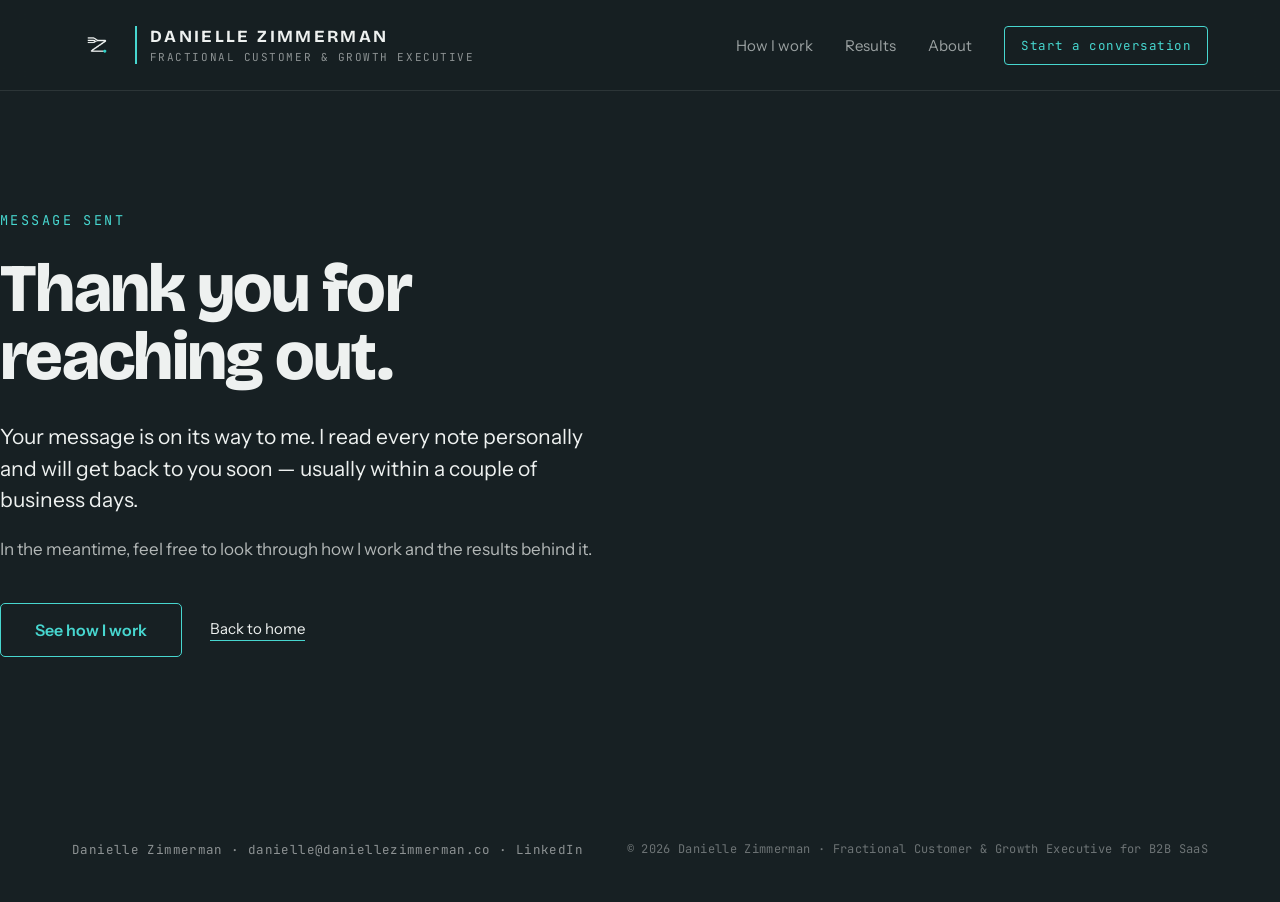
<file: thank-you.html>
<!DOCTYPE html>
<html lang="en">
<head>
  <meta charset="UTF-8">
  <meta name="viewport" content="width=device-width, initial-scale=1">
  <title>Thank You | Danielle Zimmerman</title>
  <meta name="description" content="Thank you for reaching out to Danielle Zimmerman.">
  <meta name="robots" content="noindex">
  <link rel="canonical" href="https://daniellezimmerman.co/thank-you.html">
  <meta property="og:type" content="website">
  <meta property="og:url" content="https://daniellezimmerman.co/thank-you.html">
  <meta property="og:title" content="Thank You | Danielle Zimmerman">
  <meta property="og:description" content="Your message has been received.">
  <meta name="twitter:card" content="summary_large_image">
  <link rel="icon" type="image/png" sizes="32x32" href="assets/img/favicon-32.png?v=2">
  <link rel="icon" type="image/png" sizes="16x16" href="assets/img/favicon-16.png?v=2">
  <link rel="apple-touch-icon" sizes="180x180" href="assets/img/apple-touch-icon.png?v=2">
  <link rel="preconnect" href="https://fonts.googleapis.com">
  <link rel="preconnect" href="https://fonts.gstatic.com" crossorigin>
  <link href="https://fonts.googleapis.com/css2?family=Bricolage+Grotesque:opsz,wght@12..96,400..800&family=Instrument+Sans:ital,wght@0,400;0,500;0,600;1,400&family=JetBrains+Mono:ital,wght@0,400;0,500;1,500&display=swap" rel="stylesheet">
  <link rel="stylesheet" href="assets/css/styles.css?v=18">
</head>
<body>
<a class="skip-link" href="#main">Skip to content</a>

<nav class="nav" aria-label="Primary">
  <a class="nav__brand" href="index.html" aria-label="Danielle Zimmerman, Fractional Customer &amp; Growth Executive for B2B SaaS, home">
    <img class="nav__mark" src="assets/brand/zimmerman-mark-light-nav.png" alt="" aria-hidden="true" width="40" height="34">
    <span class="nav__text">
      <span class="nav__name">DANIELLE ZIMMERMAN</span>
      <span class="nav__desc">FRACTIONAL CUSTOMER &amp; GROWTH EXECUTIVE</span>
    </span>
  </a>
  <ul class="nav__links">
    <li><a class="nav__link" href="how-i-work.html">How I work</a></li>
    <li><a class="nav__link" href="results.html">Results</a></li>
    <li><a class="nav__link" href="about.html">About</a></li>
    <li><a class="btn-ghost btn-ghost--nav" href="contact.html">Start a conversation</a></li>
  </ul>
</nav>

<main id="main">

  <!-- THANK YOU -->
  <section class="section--thanks wrap" aria-labelledby="thanks-title">
    <p class="eyebrow eyebrow--hero">Message sent</p>
    <h1 class="h1" id="thanks-title" style="max-width:16ch">Thank you for reaching out.</h1>
    <div style="max-width:56ch">
      <p class="subhead">Your message is on its way to me. I read every note personally and will get back to you soon — usually within a couple of business days.</p>
      <p class="body">In the meantime, feel free to look through how I work and the results behind it.</p>
    </div>
    <div class="hero__buttons" style="margin-top:40px">
      <a class="btn-ghost btn-ghost--cta" href="how-i-work.html">See how I work</a>
      <a class="link-underline" href="index.html">Back to home</a>
    </div>
  </section>

</main>

<footer>
  <div class="footer">
    <span class="footer__left">Danielle Zimmerman · <a href="mailto:danielle@daniellezimmerman.co">danielle@daniellezimmerman.co</a> · <a href="https://www.linkedin.com/in/dani-zimmerman" target="_blank" rel="noopener">LinkedIn</a></span>
    <span class="footer__right">© 2026 Danielle Zimmerman · Fractional Customer &amp; Growth Executive for B2B SaaS</span>
  </div>
</footer>

</body>
</html>
</file>
<file: assets/css/styles.css>
/* =========================================================================
   Danielle Zimmerman — Website v3 "Deep Ink"
   Design system per design_handoff_website_v3/README.md. Tokens + components.
   ========================================================================= */

:root {
  /* Dark (default) surfaces */
  --bg: #172023;
  --surface: #1c2629;
  --card: #1e292c;
  --card-alt: #172023;

  /* Ink (text on dark) */
  --ink: #eef1f0;
  --ink-85: rgba(238,241,240,0.85);
  --ink-82: rgba(238,241,240,0.82);
  --ink-80: rgba(238,241,240,0.80);
  --ink-72: rgba(238,241,240,0.72);
  --ink-66: rgba(238,241,240,0.66);
  --ink-62: rgba(238,241,240,0.62);
  --ink-55: rgba(238,241,240,0.55);
  --ink-50: rgba(238,241,240,0.50);
  --ink-40: rgba(238,241,240,0.40);
  --faint: rgba(238,241,240,0.24);
  --hairline: rgba(238,241,240,0.10);

  /* Accent — oklch with hex fallback */
  --accent: #2fd4cb;
  --accent: oklch(0.8 0.12 190);
  --accent-hover: #57e0d6;
  --accent-hover: oklch(0.88 0.11 190);

  /* Light bands (warm paper) */
  --bg-light: #f2eee4;
  --card-light: #fbf8f1;
  --ink-dark: #1a1810;
  --ink-dark-78: rgba(26,24,16,0.78);
  --ink-dark-74: rgba(26,24,16,0.74);
  --ink-dark-72: rgba(26,24,16,0.72);
  --ink-dark-70: rgba(26,24,16,0.70);
  --ink-dark-66: rgba(26,24,16,0.66);
  --ink-dark-60: rgba(26,24,16,0.60);
  --ink-dark-50: rgba(26,24,16,0.50);
  --hairline-dark: rgba(26,24,16,0.13);
  --card-light-border: rgba(26,24,16,0.12);
  --chip-border: rgba(26,24,16,0.18);
  --accent-deep: #12867f;
  --accent-deep: oklch(0.5 0.13 195);

  --font-display: "Bricolage Grotesque", sans-serif;
  --font-body: "Instrument Sans", sans-serif;
  --font-mono: "JetBrains Mono", ui-monospace, monospace;
}

*, *::before, *::after { box-sizing: border-box; }
html { -webkit-text-size-adjust: 100%; }
body {
  margin: 0;
  background: var(--bg);
  color: var(--ink);
  font-family: var(--font-body);
  -webkit-font-smoothing: antialiased;
  text-rendering: optimizeLegibility;
}
a { color: var(--accent); text-decoration: none; }
a:hover { color: var(--accent-hover); }
img, svg { max-width: 100%; }
:focus-visible { outline: 2px solid var(--accent); outline-offset: 3px; border-radius: 2px; }
.band--light :focus-visible { outline-color: var(--accent-deep); }

.skip-link { position: absolute; left: -9999px; top: 0; background: var(--surface); color: var(--ink);
  font-family: var(--font-mono); font-size: 12px; padding: 10px 16px; z-index: 100; }
.skip-link:focus { left: 8px; top: 8px; }

/* ---- Layout helpers -------------------------------------------------- */
.wrap { max-width: 1320px; margin: 0 auto; padding-inline: 72px; }
.wrap--graphic { padding-inline: 64px; }
.section { padding-block: 112px; }
.section--hero { padding-top: 96px; padding-bottom: 8px; }
.section--graphic { padding: 44px 0 40px; }
.section--proof { padding: 0; }
.section--closing { padding-block: 120px; text-align: center; }

/* full-bleed bands */
.band { }
.band--light { background: var(--bg-light); color: var(--ink-dark); border-top: 1px solid var(--hairline-dark); border-bottom: 1px solid var(--hairline-dark); }
.band--surface { background: var(--surface); border-top: 1px solid var(--hairline); }

/* =========================================================================
   TopNav (sticky)
   ========================================================================= */
.nav {
  position: sticky; top: 0; z-index: 10;
  display: flex; align-items: center; justify-content: space-between;
  padding: 24px 72px;
  background: rgba(23,32,35,0.82);
  -webkit-backdrop-filter: blur(12px); backdrop-filter: blur(12px);
  border-bottom: 1px solid var(--hairline);
}
.nav__brand { display: flex; align-items: center; gap: 13px; color: var(--ink); }
.nav__brand:hover { color: var(--ink); }
.nav__mark { flex: none; display: block; height: 42px; width: auto; }
.nav__text { display: flex; flex-direction: column; gap: 3px; padding-left: 13px; border-left: 2px solid var(--accent); }
.nav__name { font-family: var(--font-display); font-weight: 700; font-size: 17px; letter-spacing: 0.14em; }
.nav__desc { font-family: var(--font-mono); font-size: 11px; letter-spacing: 0.14em; color: var(--ink-55); }
.nav__links { display: flex; align-items: center; gap: 32px; list-style: none; margin: 0; padding: 0; }
.nav__link { font-size: 15px; color: var(--ink-62); }
.nav__link:hover { color: var(--ink); }
.nav__link[aria-current="page"] { color: var(--accent); }

/* =========================================================================
   Buttons & links
   ========================================================================= */
.btn-ghost {
  display: inline-block; font-family: var(--font-body); font-weight: 600; font-size: 15.5px;
  padding: 15px 28px; border-radius: 5px; border: 1px solid var(--accent); color: var(--accent);
  background: transparent; cursor: pointer; transition: background .15s ease, color .15s ease;
}
.btn-ghost:hover { background: var(--accent); color: var(--bg); }
.btn-ghost--nav { font-family: var(--font-mono); font-size: 12.5px; font-weight: 400; letter-spacing: 0.04em; padding: 10px 16px; border-radius: 4px; }
.btn-ghost--cta { font-size: 16px; padding: 16px 34px; }
.link-underline { font-size: 15px; color: var(--ink); border-bottom: 1px solid var(--accent); padding-bottom: 2px; }
.link-underline:hover { color: var(--ink); }
.link-mono { font-family: var(--font-mono); font-size: 12px; letter-spacing: 0.03em; }

/* =========================================================================
   Typography components
   ========================================================================= */
.eyebrow {
  font-family: var(--font-mono); font-size: 13px; letter-spacing: 0.16em;
  text-transform: uppercase; color: var(--accent); margin: 0 0 22px;
}
.eyebrow--hero { font-size: 13.5px; letter-spacing: 0.18em; margin-bottom: 26px; }
.band--light .eyebrow { color: var(--accent-deep); }

.h1 {
  font-family: var(--font-display); font-weight: 800; font-size: 68px; line-height: 1.0;
  letter-spacing: -0.025em; margin: 0 0 30px; max-width: 15ch; text-wrap: balance;
}
.h2 { font-family: var(--font-display); font-weight: 800; font-size: 40px; line-height: 1.06; letter-spacing: -0.02em; margin: 0 0 24px; }
.band--light .h2 { color: var(--ink-dark); }
.h2--cta { font-size: 46px; line-height: 1.08; margin: 0 auto 22px; max-width: 20ch; }
.h3 { font-family: var(--font-display); font-weight: 700; font-size: 23px; line-height: 1.1; letter-spacing: -0.015em; margin: 0 0 16px; }

.subhead { font-size: 21px; line-height: 1.5; margin: 0 0 20px; max-width: 62ch; }
.body { font-size: 17px; line-height: 1.6; color: var(--ink-72); margin: 0 0 16px; }
.body--sec { color: var(--ink-62); }
.band--light .body { color: var(--ink-dark-70); }
.band--light .body--sec { color: var(--ink-dark-60); }

.statement {
  font-family: var(--font-display); font-weight: 700; font-size: 28px; line-height: 1.25;
  letter-spacing: -0.015em; margin: 0; padding-left: 28px; border-left: 2px solid var(--accent);
  max-width: 26ch;
}
.statement--sm { font-size: 22px; line-height: 1.3; letter-spacing: -0.01em; padding-left: 24px; }
.band--light .statement { border-left-color: var(--accent-deep); color: var(--ink-dark); }

/* =========================================================================
   Hero
   ========================================================================= */
.hero__buttons { display: flex; align-items: center; gap: 28px; flex-wrap: wrap; }
.hero .subhead { margin-bottom: 20px; }
.hero__lead { font-size: 17px; line-height: 1.55; margin: 0 0 38px; max-width: 58ch; color: var(--ink-62); }

/* =========================================================================
   ClarityGraphic
   ========================================================================= */
.cg { position: relative; width: 100%; }
.cg__svg { width: 100%; height: auto; display: block; overflow: visible; }
.cg__faint { fill: none; stroke: var(--faint); stroke-width: 1; stroke-linecap: round; stroke-linejoin: round; }
.cg__main { fill: none; stroke: var(--ink); stroke-width: 1.5; stroke-linecap: round; stroke-linejoin: round; }
.cg__resolved { fill: none; stroke: var(--accent); stroke-width: 2.2; stroke-linecap: round; }
.cg__dot, .cg__ring { transform-box: fill-box; transform-origin: center; }
.cg__label {
  position: absolute; left: 77.5%; top: 50%; margin-top: -9px;
}
.cg__label-1 { font-family: var(--font-mono); font-style: italic; font-weight: 500; font-size: 15px; letter-spacing: -0.01em; color: var(--ink); white-space: nowrap; line-height: 1.2; }
.cg__label-2 { font-family: var(--font-mono); font-size: 10.5px; letter-spacing: 0.04em; color: var(--ink-55); margin-top: 5px; max-width: 200px; line-height: 1.4; }
.cg__replay {
  position: absolute; right: 0; bottom: -6px; background: none; border: none; padding: 4px 6px;
  cursor: pointer; font-family: var(--font-mono); font-size: 10.5px; letter-spacing: 0.06em;
  text-transform: uppercase; color: var(--ink-55); opacity: 0.7;
}
.cg__replay:hover { opacity: 1; }

@keyframes cg-draw { to { stroke-dashoffset: 0; } }
@keyframes cg-pop { 0% { opacity: 0; transform: scale(0.2); } 60% { opacity: 1; transform: scale(1.25); } 100% { opacity: 1; transform: scale(1); } }
@keyframes cg-fade { from { opacity: 0; transform: translateX(-8px); } to { opacity: 1; transform: translateX(0); } }

/* Animated state — added by JS only when motion is allowed. Default (no JS /
   reduced motion) leaves everything in its final drawn state. */
.cg--animate .cg__faint { stroke-dasharray: 9000; stroke-dashoffset: 9000; animation: cg-draw 3s cubic-bezier(.2,.7,.25,1) .1s forwards; }
.cg--animate .cg__main { stroke-dasharray: 9000; stroke-dashoffset: 9000; animation: cg-draw 3.1s cubic-bezier(.2,.7,.25,1) .15s forwards; }
.cg--animate .cg__resolved { stroke-dasharray: 520; stroke-dashoffset: 520; animation: cg-draw .42s cubic-bezier(.4,0,.2,1) 2.35s forwards; }
.cg--animate .cg__dot { opacity: 0; animation: cg-pop .5s cubic-bezier(.34,1.4,.5,1) 2.78s forwards; }
.cg--animate .cg__ring { opacity: 0; animation: cg-pop 1.6s ease-out 2.83s forwards; }
.cg--animate .cg__label { animation: cg-fade .7s ease-out 2.9s both; }

/* =========================================================================
   ProofBand
   ========================================================================= */
.proof { display: grid; grid-template-columns: repeat(4, 1fr); border-top: 1px solid var(--hairline); border-bottom: 1px solid var(--hairline); }
.proof__cell { padding: 32px 40px; border-right: 1px solid var(--hairline); }
.proof__cell:last-child { border-right: none; }
.proof__viz { display: block; height: 34px; margin-bottom: 16px; }
.proof__viz svg { height: 34px; width: auto; overflow: visible; }
.proof__num { font-family: var(--font-display); font-weight: 700; font-size: 42px; letter-spacing: -0.02em; color: var(--accent); line-height: 1; }
.proof__label { font-family: var(--font-mono); font-size: 12px; letter-spacing: 0.03em; color: var(--ink-62); margin-top: 12px; line-height: 1.35; }

/* =========================================================================
   Two-column section
   ========================================================================= */
.two-col { display: grid; grid-template-columns: 1fr 1fr; gap: 72px; align-items: start; }
.two-col--pov { gap: 56px; max-width: 1080px; }

/* ListRow (Who I work with) */
.listrow { display: flex; flex-direction: column; }
.listrow__item { display: flex; gap: 16px; padding: 16px 0; border-bottom: 1px solid var(--hairline); }
.listrow__marker { color: var(--accent); font-size: 15px; line-height: 1.5; }
.listrow__text { font-size: 15.5px; line-height: 1.5; color: var(--ink-85); }
/* Check-in-circle markers (opt-in via .listrow--check) */
.listrow--check .listrow__item { align-items: flex-start; }
.listrow--check .listrow__marker { flex: 0 0 26px; width: 26px; height: 26px; display: inline-flex; align-items: center; justify-content: center; color: var(--accent); border: 1.5px solid currentColor; border-radius: 50%; margin-top: 1px; font-size: 0; }
.listrow--check .listrow__marker svg { width: 13px; height: 13px; display: block; }
.band--light .listrow--check .listrow__marker { color: var(--accent-deep); }
/* Two-line list items: bold title + supporting description */
.listrow__title { display: block; font-weight: 600; font-size: 16px; line-height: 1.35; color: var(--ink); }
.listrow__desc { display: block; font-size: 14.5px; line-height: 1.5; color: var(--ink-62); margin-top: 5px; }
.band--light .listrow__title { color: var(--ink-dark); }
.band--light .listrow__desc { color: var(--ink-dark-60); }

/* NumberedList (The pattern) */
.numlist { display: grid; grid-template-columns: 1fr 1fr; gap: 0 72px; }
.numlist__row { display: flex; gap: 16px; padding: 20px 0; border-top: 1px solid var(--hairline); }
.band--light .numlist__row { border-top-color: var(--hairline-dark); }
.numlist__n { font-family: var(--font-mono); font-size: 12px; color: var(--accent); padding-top: 3px; }
.band--light .numlist__n { color: var(--accent-deep); }
.numlist__text { font-size: 16px; line-height: 1.55; color: var(--ink-82); }
.band--light .numlist__text { color: var(--ink-dark-78); }
.band--light .closing-line { color: var(--ink-dark); }
.closing-line { font-size: 19px; line-height: 1.55; margin: 48px 0 0; max-width: 70ch; }

/* =========================================================================
   Method — StepCards
   ========================================================================= */
.steps { display: grid; grid-template-columns: repeat(4, 1fr); gap: 28px; }
.step-card { position: relative; padding-top: 34px; }
.step-card::before { content: ""; position: absolute; top: 6px; left: 7px; width: calc(100% + 28px); height: 2px; background: var(--accent); opacity: 0.32; }
.step-card:last-child::before { display: none; }
.step-card::after { content: ""; position: absolute; top: 0; left: 0; width: 14px; height: 14px; border-radius: 50%; background: var(--accent); box-shadow: 0 0 0 5px var(--bg); }
.band--light .step-card::before { background: var(--accent-deep); }
.band--light .step-card::after { background: var(--accent-deep); box-shadow: 0 0 0 5px var(--bg-light); }
.step-card__label { font-family: var(--font-mono); font-size: 12px; letter-spacing: 0.06em; color: var(--accent); margin-bottom: 14px; }
.band--light .step-card__label { color: var(--accent-deep); }
.step-card__body { font-size: 15px; line-height: 1.55; color: var(--ink-72); margin: 0; }
.band--light .step-card__body { color: var(--ink-dark-72); }
.step-card__note { font-size: 13.5px; font-style: italic; line-height: 1.45; color: var(--ink-62); margin: 14px 0 0; }
.band--light .step-card__note { color: var(--accent-deep); }
.method__intro { font-size: 17px; line-height: 1.6; margin: 0 0 56px; max-width: 70ch; }
.band--light .method__intro { color: var(--ink-dark-70); }
.method__foot { font-size: 15px; margin: 44px 0 0; }
.band--light .method__foot { color: var(--ink-dark-60); }
.band--light .method__foot a { color: var(--accent-deep); }

/* =========================================================================
   Engagements — EngagementCards
   ========================================================================= */
.cards-3 { display: grid; grid-template-columns: repeat(3, 1fr); gap: 28px; }
.eng-card { background: var(--card); border: 1px solid var(--hairline); border-radius: 8px; padding: 34px 30px; display: flex; flex-direction: column; }
.eng-card__meta { font-family: var(--font-mono); font-size: 11.5px; letter-spacing: 0.08em; text-transform: uppercase; color: var(--accent); margin-bottom: 16px; }
.eng-card__body { font-size: 14.5px; line-height: 1.55; color: var(--ink-66); margin: 0 0 20px; }
.eng-card__items { list-style: none; margin: 0 0 22px; padding: 0; display: flex; flex-direction: column; gap: 9px; }
.eng-card__item { display: flex; gap: 10px; font-size: 13.5px; color: var(--ink-80); }
.eng-card__item::before { content: "·"; color: var(--accent); }
.eng-card__emph { font-size: 13.5px; font-style: italic; color: var(--ink-72); margin: auto 0 18px; line-height: 1.5; }
.eng-card__cta { font-family: var(--font-mono); font-size: 12.5px; letter-spacing: 0.03em; }
.section-note { font-family: var(--font-mono); font-size: 12px; letter-spacing: 0.04em; color: var(--ink-50); margin: 28px 0 0; }

/* =========================================================================
   Cases — CaseCards
   ========================================================================= */
.cases-2 { display: grid; grid-template-columns: 1fr 1fr; gap: 28px; }
.case-card { background: var(--card-light); border: 1px solid var(--card-light-border); border-radius: 8px; padding: 36px 34px; }
.case-card__title { font-family: var(--font-display); font-weight: 700; font-size: 22px; line-height: 1.15; letter-spacing: -0.015em; margin: 0 0 22px; max-width: 22ch; color: var(--ink-dark); }
.case-card__label { font-family: var(--font-mono); font-size: 11px; letter-spacing: 0.08em; text-transform: uppercase; color: var(--ink-dark-50); margin-bottom: 8px; }
.case-card__body { font-size: 14.5px; line-height: 1.55; color: var(--ink-dark-66); margin: 0 0 18px; }
.case-card__body:last-of-type { margin-bottom: 22px; }
.case-card__chips { display: flex; flex-wrap: wrap; gap: 8px; }
.chip { font-family: var(--font-mono); font-size: 12.5px; letter-spacing: 0.02em; color: var(--accent-deep); border: 1px solid var(--chip-border); border-radius: 4px; padding: 6px 10px; }
.results-link { font-size: 15px; margin: 36px 0 0; }
.band--light .results-link a { color: var(--accent-deep); }

/* =========================================================================
   Closing CTA + Footer
   ========================================================================= */
.closing__support { font-size: 17px; color: var(--ink-62); margin: 0 auto 40px; max-width: 52ch; }
.footer { display: flex; align-items: center; justify-content: space-between; flex-wrap: wrap; gap: 20px; padding: 44px 72px; max-width: 1320px; margin: 0 auto; }
.footer__left { font-family: var(--font-mono); font-size: 12.5px; letter-spacing: 0.03em; color: var(--ink-55); }
.footer__left a { color: var(--ink-55); }
.footer__left a:hover { color: var(--accent); }
.footer__right { font-family: var(--font-mono); font-size: 12px; letter-spacing: 0.03em; color: var(--ink-40); }

/* =========================================================================
   Photography
   ========================================================================= */
.photoband { position: relative; min-height: 460px; overflow: hidden; display: flex; align-items: flex-end; }
.photoband img { position: absolute; inset: 0; width: 100%; height: 100%; object-fit: cover; filter: saturate(1.05) contrast(1.02); }
.photoband__scrim { position: absolute; inset: 0; background: linear-gradient(0deg, rgba(20,27,30,0.94) 0%, rgba(20,27,30,0.70) 34%, rgba(20,27,30,0.28) 66%, rgba(20,27,30,0.10) 100%); }
.photoband__inner { position: relative; width: 100%; }
.photoband__q { font-family: var(--font-display); font-weight: 700; font-size: 34px; line-height: 1.12; letter-spacing: -0.015em; color: var(--ink); max-width: 24ch; margin: 0; padding-block: 54px; }
.photoband__q b { color: var(--accent); font-weight: 700; }

.why__portrait { margin-top: 30px; border-radius: 12px; overflow: hidden; max-width: 340px; aspect-ratio: 4 / 5; }
.why__portrait img { width: 100%; height: 100%; object-fit: cover; object-position: center 18%; display: block; filter: saturate(1.03); }

.cta-photo { position: relative; overflow: hidden; }
.cta-photo > img { position: absolute; inset: 0; width: 100%; height: 100%; object-fit: cover; object-position: center 42%; filter: saturate(1.04); }
.cta-photo__scrim { position: absolute; inset: 0; background: linear-gradient(180deg, rgba(20,27,30,0.80), rgba(20,27,30,0.88)); }
.cta-photo .section--closing { position: relative; }

/* =========================================================================
   Responsive
   ========================================================================= */
@media (max-width: 900px) {
  .two-col, .two-col--pov, .numlist, .steps, .cards-3, .cases-2 { grid-template-columns: 1fr; gap: 32px; }
  .numlist { gap: 0; }
  .step-card::before { width: 100%; opacity: 0.24; }
  .photoband { min-height: 340px; }
  .photoband__q { font-size: 26px; padding-block: 40px; }
  .why__portrait { max-width: 100%; margin-top: 24px; }
  .proof { grid-template-columns: repeat(2, 1fr); }
  .proof__cell:nth-child(2) { border-right: none; }
  .proof__cell:nth-child(1), .proof__cell:nth-child(2) { border-bottom: 1px solid var(--hairline); }
  .h1 { font-size: clamp(40px, 8vw, 68px); }
  .h2 { font-size: clamp(30px, 6vw, 40px); }
  .h2--cta { font-size: clamp(32px, 7vw, 46px); }
  .wrap, .nav, .footer { padding-inline: 40px; }
  .section { padding-block: 80px; }
}
@media (max-width: 720px) {
  .nav { padding: 18px 24px; flex-wrap: wrap; gap: 14px 20px; }
  .nav__links { gap: 20px; flex-wrap: wrap; }
  .wrap, .footer { padding-inline: 24px; }
  .cg__label { position: static; transform: none; margin-top: 16px; }
  .proof { grid-template-columns: 1fr; }
  .proof__cell { border-right: none; border-bottom: 1px solid var(--hairline); }
}

/* =========================================================================
   Page-specific components — How I Work, Results, About, Contact
   ========================================================================= */

/* Sticky heading (How I Work opening) */
.h2--sticky { position: sticky; top: 120px; align-self: start; }

/* Light-band overrides for shared list/link components */
.band--light .listrow__marker { color: var(--accent-deep); }
.band--light .listrow__text { color: var(--ink-dark-78); }
.band--light .listrow__item { border-bottom-color: var(--hairline-dark); }
.band--light a { color: var(--accent-deep); }
.band--light .subhead, .band--light .hero__lead { color: var(--ink-dark-74); }

/* Four moves (How I Work steps) */
.moves { display: flex; flex-direction: column; }
.move { display: grid; grid-template-columns: 0.9fr 1.1fr; gap: 56px; padding: 52px 0; border-top: 1px solid var(--hairline); align-items: start; }
.move__label { font-family: var(--font-mono); font-size: 12px; letter-spacing: 0.08em; text-transform: uppercase; color: var(--accent); margin-bottom: 18px; }
.move__heading { font-family: var(--font-display); font-weight: 800; font-size: 29px; line-height: 1.12; letter-spacing: -0.02em; margin: 0; max-width: 20ch; }
.move__intro { font-size: 16px; line-height: 1.6; color: var(--ink-72); margin: 0 0 22px; }
.move-list { display: flex; flex-direction: column; }
.move-list__title { font-family: var(--font-mono); font-size: 11.5px; letter-spacing: 0.06em; text-transform: uppercase; color: var(--ink-50); margin-bottom: 6px; }
.move-list__title--sp { margin-top: 26px; }
.move-list__item { display: flex; gap: 14px; padding: 12px 0; border-bottom: 1px solid rgba(238,241,240,0.08); }
.move-list__marker { color: var(--accent); font-size: 14px; line-height: 1.5; }
.move-list__text { font-size: 15px; line-height: 1.5; color: var(--ink-82); }
.move__foot { font-size: 15px; line-height: 1.6; color: var(--ink-62); margin: 22px 0 0; }
.move__num { font-family: var(--font-display); font-weight: 800; font-size: 60px; line-height: 1; letter-spacing: -0.02em; color: var(--ink-40); margin-bottom: 16px; }
.move-grid { list-style: none; margin: 0; padding: 0; display: grid; grid-template-columns: 1fr 1fr; gap: 0 40px; }
.move-grid--single { grid-template-columns: 1fr; }
.move-grid > li { font-size: 15px; line-height: 1.45; color: var(--ink-82); padding: 13px 2px; border-top: 1px solid var(--hairline); }

/* AI wrong/useful card pair (dark band) */
.ai-pair { display: grid; grid-template-columns: 1fr 1fr; gap: 28px; margin-bottom: 56px; max-width: 1000px; }
.ai-card { border: 1px solid var(--hairline); border-radius: 8px; padding: 28px 30px; background: var(--card); }
.ai-card--useful { border-color: var(--accent); }
.ai-card__label { font-family: var(--font-mono); font-size: 11.5px; letter-spacing: 0.06em; text-transform: uppercase; margin-bottom: 12px; color: var(--ink-55); }
.ai-card--useful .ai-card__label { color: var(--accent); }
.ai-card__q { font-family: var(--font-display); font-weight: 700; font-size: 22px; line-height: 1.25; letter-spacing: -0.01em; margin: 0; color: var(--ink-55); }
.ai-card--useful .ai-card__q { color: var(--ink); }
.ai-eval { font-size: 15px; line-height: 1.6; color: var(--ink-62); margin: 44px 0 0; max-width: 70ch; }

/* Diagnostic phase cards */
.phases { display: grid; grid-template-columns: repeat(3, 1fr); gap: 28px; margin-bottom: 56px; }
.phase-card { background: var(--card); border: 1px solid var(--hairline); border-radius: 8px; padding: 32px 30px; }
.phase-card__name { font-family: var(--font-mono); font-size: 12px; letter-spacing: 0.06em; text-transform: uppercase; color: var(--accent); margin-bottom: 20px; padding-bottom: 16px; border-bottom: 1px solid var(--hairline); }
.phase-list { display: flex; flex-direction: column; gap: 12px; }
.phase-list__item { display: flex; gap: 10px; font-size: 14px; line-height: 1.5; color: var(--ink-78); }
.phase-list__item::before { content: "·"; color: var(--accent); }
/* Diagnostic now sits on a cream band — light cards, deep-teal accents */
.band--light .phase-card { background: var(--card-light); border-color: var(--card-light-border); }
.band--light .phase-card__name { color: var(--accent-deep); border-bottom-color: var(--hairline-dark); }
.band--light .phase-list__item { color: var(--ink-dark-72); }
.band--light .phase-list__item::before { color: var(--accent-deep); }

/* Chips — generalize to both bands */
.chip { color: var(--accent); border: 1px solid rgba(238,241,240,0.18); }
.band--light .chip { color: var(--accent-deep); border-color: var(--chip-border); }
/* Case-study chips always sit on cream cards — keep them legible on any band */
.case-card .chip { color: var(--accent-deep); border-color: var(--chip-border); }

/* Detailed case (Results) — full-width on alternating bands */
.case-detail__title { font-family: var(--font-display); font-weight: 800; font-size: clamp(28px, 3.4vw, 36px); line-height: 1.1; letter-spacing: -0.02em; margin: 0 0 36px; max-width: 26ch; }
.case-detail__grid { display: grid; grid-template-columns: 1.35fr 1fr; gap: 56px; align-items: start; }
.case-detail__label { font-family: var(--font-mono); font-size: 11.5px; letter-spacing: 0.08em; text-transform: uppercase; color: var(--ink-50); margin: 0 0 6px; }
.band--light .case-detail__label { color: var(--ink-dark-50); }
.case-detail__body { font-size: 15.5px; line-height: 1.6; color: var(--ink-72); margin: 0 0 20px; }
.band--light .case-detail__body { color: var(--ink-dark-70); }
.case-detail__body:last-child { margin-bottom: 0; }
.case-detail__chips { display: flex; flex-wrap: wrap; gap: 8px; }

/* 2-column list (About experience / beliefs) */
.list-2col { display: grid; grid-template-columns: 1fr 1fr; gap: 0 72px; }

/* Contact details */
.contact-details { display: flex; flex-direction: column; gap: 14px; margin: 0 0 40px; }
.contact-row { font-family: var(--font-mono); font-size: 15px; letter-spacing: 0.01em; color: var(--ink-72); }
.contact-row span { color: var(--ink-50); }

/* Contact hero — intro left, form right */
.contact-hero { display: grid; grid-template-columns: 1fr 1fr; gap: 72px; align-items: start; }
.contact-hero__intro { padding-top: 6px; }
@media (max-width: 900px) { .contact-hero { grid-template-columns: 1fr; gap: 48px; } }

@media (max-width: 900px) {
  .move { grid-template-columns: 1fr; gap: 20px; padding: 40px 0; }
  .move__num { font-size: 48px; margin-bottom: 10px; }
  .move-grid { grid-template-columns: 1fr; }
  .h2--sticky { position: static; }
  .ai-pair, .phases, .case-detail__grid, .list-2col { grid-template-columns: 1fr; gap: 28px; }
  .list-2col { gap: 0; }
}

/* Result list (Results page case outcomes — handles short metrics + full statements) */
.reslist { display: flex; flex-direction: column; gap: 12px; margin-top: 10px; }
.reslist__item { display: flex; gap: 12px; font-size: 14.5px; line-height: 1.5; color: var(--ink-82); }
.reslist__marker { color: var(--accent); }
.band--light .reslist__item { color: var(--ink-dark-78); }
.band--light .reslist__marker { color: var(--accent-deep); }

/* Print: force backgrounds (Chrome omits them by default) and avoid splitting
   cards/moves across page breaks. Used for the design-review PDF export. */
@media print {
  * { -webkit-print-color-adjust: exact; print-color-adjust: exact; }
  .eng-card, .case-card, .phase-card, .ai-card, .step-card, .move, .case-detail, .proof__cell { break-inside: avoid; }
}

/* =========================================================================
   Contact form
   ========================================================================= */
.cform { max-width: 660px; display: flex; flex-direction: column; gap: 24px; }
.cform__row { display: grid; grid-template-columns: 1fr 1fr; gap: 24px; }
.cform__field { display: flex; flex-direction: column; gap: 9px; }
.cform__label { font-family: var(--font-mono); font-size: 12px; letter-spacing: 0.05em; text-transform: uppercase; color: var(--ink-62); }
.cform__input {
  font-family: var(--font-body); font-size: 16px; color: var(--ink); width: 100%;
  background: var(--card); border: 1px solid var(--hairline); border-radius: 6px;
  padding: 13px 15px; transition: border-color .15s ease;
}
.cform__input::placeholder { color: var(--ink-40); }
.cform__input:focus { outline: none; border-color: var(--accent); }
.cform__textarea { resize: vertical; min-height: 150px; line-height: 1.55; }
.cform__submit { align-self: flex-start; margin-top: 6px; }
.cform__error { font-family: var(--font-body); font-size: 15px; line-height: 1.5; color: #e59089; margin: 0; }
.cform__error a { color: var(--accent); border-bottom: 1px solid currentColor; }
@media (max-width: 560px) { .cform__row { grid-template-columns: 1fr; } }

/* Thank-you page */
.section--thanks { padding: 120px 0 140px; }

/* About hero portrait (Deep Ink) */
.about-hero { display: grid; grid-template-columns: 1fr 360px; gap: 64px; align-items: start; }
.about-portrait { width: 100%; height: auto; aspect-ratio: 4 / 5; object-fit: cover; object-position: 50% 20%; border-radius: 8px; border: 1px solid var(--hairline); display: block; }
@media (max-width: 900px) { .about-hero { grid-template-columns: 1fr; gap: 36px; max-width: 460px; } }
</file>
